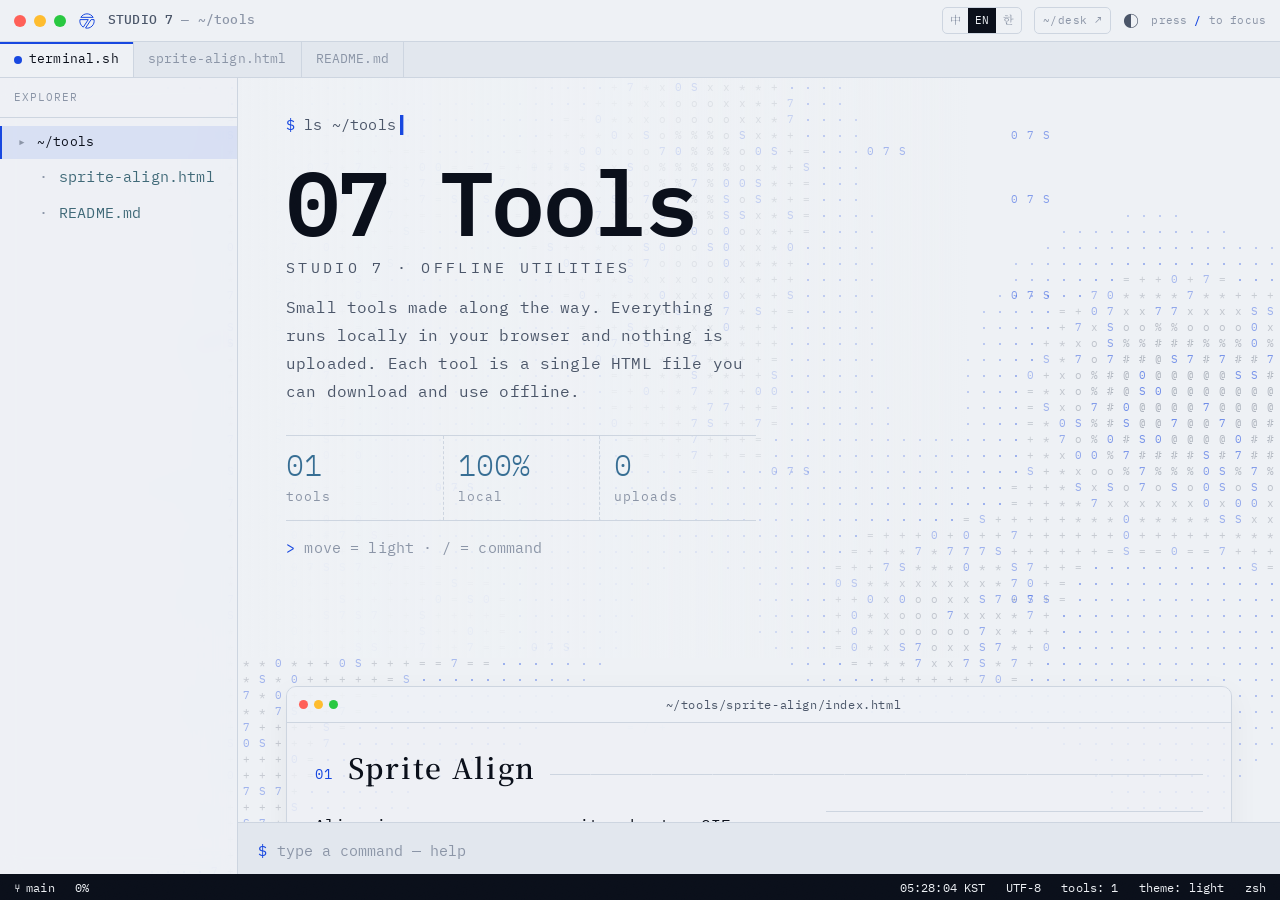
<file: index.html>
<!doctype html>
<html lang="zh-CN" data-theme="light">
<head>
<meta charset="utf-8">
<meta name="viewport" content="width=device-width, initial-scale=1">
<title>07 Tools</title>
<meta name="description" content="STUDIO 7 的离线小工具集合 · Small offline tools by STUDIO 7">
<link rel="icon" type="image/png" sizes="32x32" href="icons/studio7-32.png">
<link rel="icon" type="image/svg+xml" href="icons/studio7.svg">
<link rel="apple-touch-icon" href="icons/studio7-180.png">
<link rel="preconnect" href="https://fonts.googleapis.com">
<link rel="preconnect" href="https://fonts.gstatic.com" crossorigin>
<link href="https://fonts.googleapis.com/css2?family=IBM+Plex+Mono:ital,wght@0,300;0,400;0,500;0,600;1,400&family=Noto+Serif+SC:wght@400;600;900&family=Noto+Serif+KR:wght@400;600&display=swap" rel="stylesheet">
<link rel="stylesheet" href="styles.css?v=2">
<link rel="stylesheet" href="tools.css?v=2">
</head>
<body>
<canvas id="bgField" aria-hidden="true"></canvas>

<div class="app" id="app" data-layout="scroll">
  <div class="titlebar">
    <div class="traffic"><span class="r"></span><span class="y"></span><span class="g"></span></div>
    <svg class="brand-mark" viewBox="0 0 1024 1024" aria-hidden="true"><path d="M161.001,304C234.469,180.024,367.89,104,512,104s277.531,76.024,350.999,200H161.001z M111.92,432H585L301.519,861.517C154.021,772.693,78.16,600.836,111.92,432z M744,432h168.08c26.899,134.521-15.606,273.554-113.127,370.038s-237.001,137.5-371.226,109.164L744,432z"/></svg>
    <div class="title">STUDIO 7 <span class="dim">— ~/tools</span></div>
    <div class="spacer"></div>
    <div class="language-switch" id="languageSwitch" role="group" aria-label="Language">
      <button type="button" data-lang="zh" lang="zh-CN" aria-label="中文" aria-pressed="false">中</button>
      <button type="button" data-lang="en" lang="en" aria-label="English" aria-pressed="false">EN</button>
      <button type="button" data-lang="ko" lang="ko" aria-label="한국어" aria-pressed="false">한</button>
    </div>
    <a class="home-btn" id="homeBtn" href="https://openc2023.github.io/web-media/" title="STUDIO 7">~/desk ↗</a>
    <button class="theme-btn" id="themeBtn" title="toggle theme" aria-label="toggle theme">◐</button>
    <div class="hint">press <b>/</b> to focus</div>
  </div>

  <div class="tabs" id="tabs"></div>

  <div class="workbench">
    <aside class="sidebar" id="sidebar">
      <div class="sidebar-head">Explorer</div>
      <div class="tree" id="tree"></div>
    </aside>

    <div class="stage">
      <div class="stage-scroll" id="stageScroll">
        <section class="hero tools-hero" id="top">
          <div class="hero-text">
            <p class="cmd"><span class="ps1">$</span> ls ~/tools</p>
            <h1 class="name"><span id="nameMain">07 Tools</span><small id="alias"></small></h1>
            <p class="lead" id="lead"></p>
            <dl class="stats" id="stats"></dl>
            <p class="base"><span class="ps1">&gt;</span> <span id="hint"></span></p>
          </div>
        </section>
        <div class="sections" id="sections"></div>
      </div>

      <div class="cmdline">
        <div class="term-out" id="termOut"></div>
        <form class="term-line" id="termForm">
          <span class="ps1">$</span>
          <input id="termIn" type="text" spellcheck="false" autocomplete="off" placeholder="type a command — help">
        </form>
      </div>
    </div>
  </div>

  <div class="statusbar">
    <div class="item branch">main</div>
    <div class="item" id="statusPct">0%</div>
    <div class="spacer"></div>
    <div class="item" id="statusClock">—:—:— KST</div>
    <div class="item">UTF-8</div>
    <div class="item" id="statusCount">tools: 0</div>
    <div class="item" id="statusTheme">theme: light</div>
    <div class="item">zsh</div>
  </div>
</div>

<div class="boot" id="boot" data-phase="access" aria-label="STUDIO 7 启动动画">
  <div class="boot-hud" aria-hidden="true">
    <div class="boot-hud-top"><span class="boot-brand"><b>[/]</b> STUDIO 7<br>TOOLBOX TERMINAL / 007</span><span>TIAN HAN · BUSAN<br>OFFLINE UTILITIES / ONLINE</span></div>
    <div class="boot-hud-bottom"><span>~/tools<br>UTF-8 · SESSION INITIALIZATION</span></div>
  </div>
  <div class="splash">
    <div class="boot-stage">
      <div class="boot-scope" aria-hidden="true">
        <svg class="boot-rings" viewBox="0 0 260 260"><circle class="guide" cx="130" cy="130" r="116"/><circle class="ticks" cx="130" cy="130" r="108"/><circle class="orbit" cx="130" cy="130" r="98"/><circle class="inner" cx="130" cy="130" r="78"/><circle class="node" cx="130" cy="32" r="3"/></svg>
        <div class="sp-logo"><svg viewBox="0 0 1024 1024" aria-hidden="true"><path pathLength="1" d="M161.001,304C234.469,180.024,367.89,104,512,104s277.531,76.024,350.999,200H161.001z M111.92,432H585L301.519,861.517C154.021,772.693,78.16,600.836,111.92,432z M744,432h168.08c26.899,134.521-15.606,273.554-113.127,370.038s-237.001,137.5-371.226,109.164L744,432z"/></svg></div><span class="boot-coordinate">[ 07 / TOOLBOX ]</span>
      </div>
      <div><div class="boot-kicker">// SYSTEM INITIALIZATION</div><div class="sp-status" id="spStatus">REQUESTING ACCESS</div><h2 class="sp-welcome"><span id="spTitle" style="font:inherit;letter-spacing:inherit;color:var(--ink);margin:0">07 TOOLS</span><span>LOCAL · OFFLINE · SINGLE FILE</span></h2><p class="sp-sub">STUDIO 7 / UTILITIES FOR MAKING</p></div>
    </div>
    <div class="boot-code"><div class="boot-log" id="spLog" aria-hidden="true"></div><div class="boot-count"><span id="spCount">000</span><small>%</small></div></div>
    <div class="sp-progress" aria-hidden="true"><i id="spBar"></i></div>
    <div class="boot-rail" aria-hidden="true"><span>ACCESS</span><span>IDENTITY</span><span>TOOLS</span><span>SESSION</span></div>
  </div>
  <button class="boot-skip" id="spSkip" type="button" aria-label="跳过开场动画">SKIP [ESC]</button>
</div>

<script src="data.js?v=2"></script>
<script src="app.js?v=2"></script>
</body>
</html>
</file>
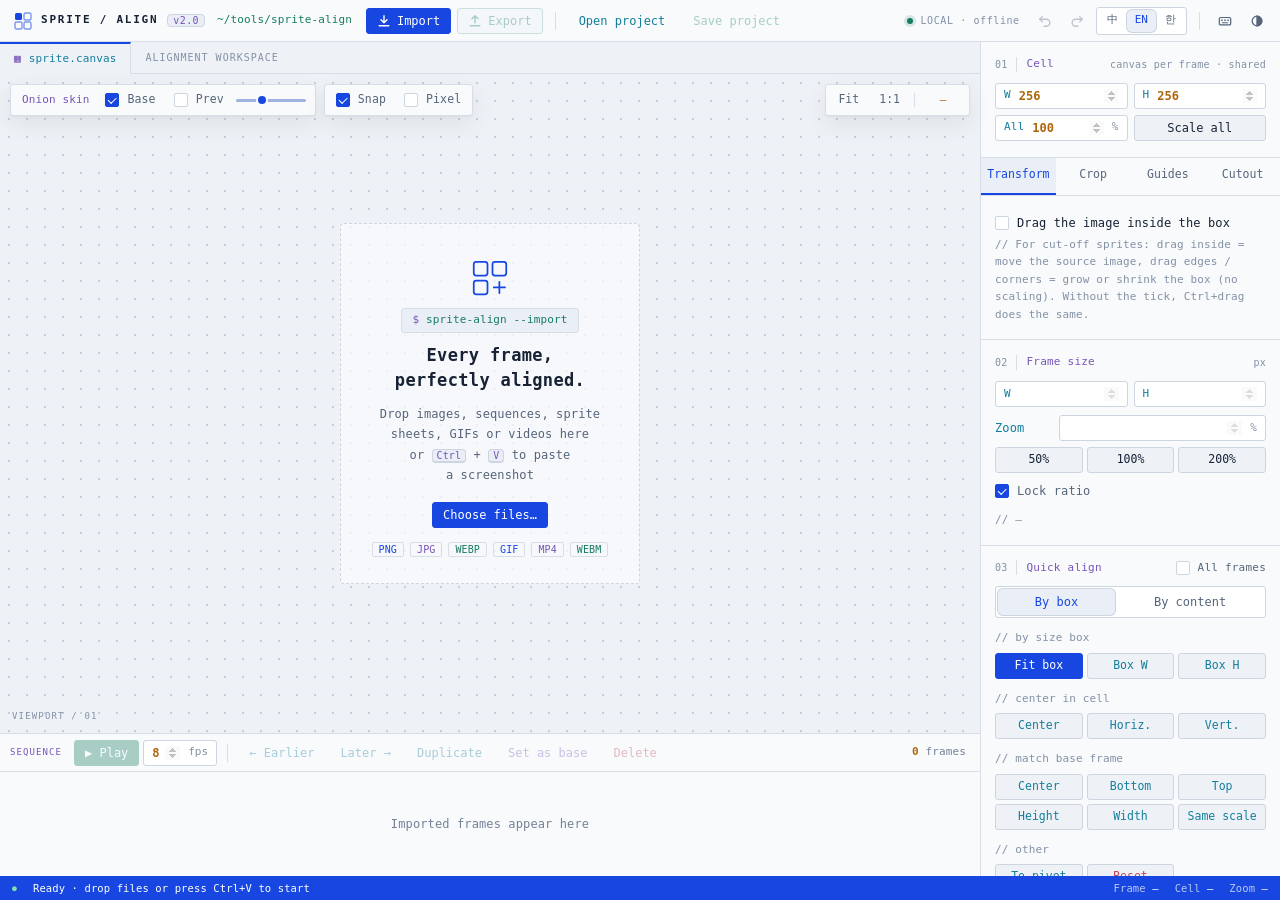
<file: sprite-align/index.html>
<!doctype html>
<html lang="zh-CN">
<head>
<meta charset="utf-8">
<meta name="viewport" content="width=device-width,initial-scale=1,viewport-fit=cover">
<meta name="theme-color" content="#0c0c0d">
<title>Sprite Align</title>
<style>
/* Theme: neutral graphite (dark) / warm paper (light); one accent, used only for selection and focus. */
/* Code-editor workbench: syntax colours (purple headings, orange numbers, cyan labels, green actions).
   Light = cool paper IDE; dark = neutral graphite (no blue tint) with the same syntax colours. */
:root{
  color-scheme:light;
  --bg:#eef1f5;--panel:#f8fafc;--panel2:#eef2f7;--hover:#e2eafb;--line:#d8dee8;--line2:#cdd5e0;
  --text:#172235;--dim:#56657b;--faint:#748297;--accent:#1747e0;--on-accent:#fff;
  --input:#fff;--primary:#1747e0;--on-primary:#fff;--danger:#c34656;
  --purple:#7854b7;--green:#167b61;--orange:#ad660b;--cyan:#147e9c;--comment:#8391a5;
  --status:#1747e0;--status-text:#fff;--code-bg:#e9eef7;
  --dot:#c5cedc;--shadow:0 1px 2px #0f1d3a0d,0 8px 24px #0f1d3a12;
  --ui:"Cascadia Code","Cascadia Mono","JetBrains Mono",Consolas,"Microsoft YaHei UI","Microsoft YaHei",monospace;
  --mono:var(--ui);
}
@media(prefers-color-scheme:dark){:root:not([data-theme="light"]){
  color-scheme:dark;
  --bg:#0c0c0d;--panel:#141415;--panel2:#1a1a1c;--hover:#232326;--line:#26262a;--line2:#323237;
  --text:#e4e4e7;--dim:#a1a1aa;--faint:#71717a;--accent:#5fa8ff;--on-accent:#0c0c0d;
  --input:#0f0f10;--primary:#5fa8ff;--on-primary:#0c0c0d;--danger:#f2838f;
  --purple:#c4a1f0;--green:#7fd1a8;--orange:#e5b26f;--cyan:#7cc8db;--comment:#6b6b74;
  --status:#1a1a1c;--status-text:#a1a1aa;--code-bg:#1a1a1c;
  --dot:#222225;--shadow:0 1px 2px #0006,0 12px 32px #0008;
}}
:root[data-theme="dark"]{
  color-scheme:dark;
  --bg:#0c0c0d;--panel:#141415;--panel2:#1a1a1c;--hover:#232326;--line:#26262a;--line2:#323237;
  --text:#e4e4e7;--dim:#a1a1aa;--faint:#71717a;--accent:#5fa8ff;--on-accent:#0c0c0d;
  --input:#0f0f10;--primary:#5fa8ff;--on-primary:#0c0c0d;--danger:#f2838f;
  --purple:#c4a1f0;--green:#7fd1a8;--orange:#e5b26f;--cyan:#7cc8db;--comment:#6b6b74;
  --status:#1a1a1c;--status-text:#a1a1aa;--code-bg:#1a1a1c;
  --dot:#222225;--shadow:0 1px 2px #0006,0 12px 32px #0008;
}
*{box-sizing:border-box}
html,body{margin:0;height:100%}
body{background:var(--panel);color:var(--text);font:12px/1.5 var(--ui);overflow:hidden;-webkit-font-smoothing:antialiased;
  display:grid;grid-template-rows:42px minmax(0,1fr) 24px;min-width:900px}
@media(max-width:900px){body{overflow-x:auto}}
::selection{background:var(--accent);color:var(--on-accent)}
button,input,select{font:inherit;color:inherit}
:focus-visible{outline:1.5px solid var(--accent);outline-offset:1px}
.mono,input[type=number],#status,#statusbar,.fr span,kbd{font-family:var(--mono);font-variant-numeric:tabular-nums}
[hidden]{display:none!important}
.grow{flex:1}

/* controls */
.btn{display:inline-flex;align-items:center;justify-content:center;gap:6px;height:26px;padding:0 10px;border-radius:5px;
  border:1px solid var(--line2);background:var(--panel2);cursor:pointer;white-space:nowrap;font-size:12px;transition:background .12s,border-color .12s,color .12s}
.btn:hover{background:var(--hover);border-color:var(--faint)}
.btn:active{transform:translateY(.5px)}
.btn:disabled{opacity:.35;cursor:default;transform:none;background:var(--panel2);border-color:var(--line2)}
.btn.primary{background:var(--primary);color:var(--on-primary);border-color:var(--primary)}
.btn.primary:hover{opacity:.88}
.btn.ghost{background:transparent;border-color:transparent;color:var(--dim)}
.btn.ghost:hover{background:var(--hover);color:var(--text)}
.btn.danger:hover{color:var(--danger);border-color:var(--danger)}
.btn.icon{width:26px;padding:0}
.btn svg{width:14px;height:14px;flex-shrink:0}
.num{display:flex;align-items:center;height:26px;background:var(--input);border:1px solid var(--line2);border-radius:5px;min-width:0;transition:border-color .12s}
.num:hover{border-color:var(--faint)}
.num:focus-within{border-color:var(--accent)}
.num i{font-style:normal;color:var(--faint);padding:0 0 0 8px;font-size:11px;white-space:nowrap}
.num b{font-weight:400;color:var(--faint);padding-right:8px;font-size:11px}
.num input{flex:1;min-width:0;width:100%;border:0;background:transparent;padding:0 8px;height:100%;font-size:12px;outline:0}
.num input::placeholder{color:var(--faint)}
input[type=number]::-webkit-inner-spin-button{opacity:.35}
input[type=range]{-webkit-appearance:none;appearance:none;background:transparent;height:20px;min-width:50px;flex:1;cursor:ew-resize}
input[type=range]::-webkit-slider-runnable-track{height:3px;background:var(--line2);border-radius:2px}
input[type=range]::-webkit-slider-thumb{-webkit-appearance:none;width:12px;height:12px;margin-top:-4.5px;border-radius:50%;background:var(--text);border:2px solid var(--panel)}
input[type=range]::-moz-range-track{height:3px;background:var(--line2);border-radius:2px}
input[type=range]::-moz-range-thumb{width:10px;height:10px;border-radius:50%;background:var(--text);border:2px solid var(--panel)}
input[type=checkbox]{-webkit-appearance:none;appearance:none;margin:0;width:14px;height:14px;flex-shrink:0;border:1px solid var(--line2);border-radius:4px;background:var(--input);display:inline-grid;place-content:center;cursor:pointer}
input[type=checkbox]:hover{border-color:var(--faint)}
input[type=checkbox]:checked{background:var(--text);border-color:var(--text)}
input[type=checkbox]:checked::after{content:"";width:7px;height:3.5px;border-left:1.5px solid var(--panel);border-bottom:1.5px solid var(--panel);transform:translateY(-1px) rotate(-45deg)}
input[type=color]{width:26px;height:22px;border:1px solid var(--line2);border-radius:4px;padding:2px;background:var(--input);cursor:pointer}
.chk{display:flex;align-items:center;gap:8px;min-height:26px;cursor:pointer;color:var(--text)}
.chk.small{color:var(--dim);min-height:24px}
.chk.small:hover{color:var(--text)}
kbd{border:1px solid var(--line2);border-bottom-width:2px;border-radius:4px;padding:0 4px;font-size:10px;color:var(--dim)}
.hint{color:var(--faint);font-size:11px;line-height:1.6}

/* top bar */
#top{display:flex;align-items:center;gap:6px;padding:0 10px 0 14px;background:var(--panel);border-bottom:1px solid var(--line)}
.brand{display:flex;align-items:center;gap:9px;font-weight:600;font-size:13px;margin-right:14px;white-space:nowrap}
.brand svg{width:18px;height:18px;color:var(--accent)}
.brand small{font:500 10px var(--mono);color:var(--faint);border:1px solid var(--line2);border-radius:4px;padding:0 5px}
.vsep{width:1px;height:18px;background:var(--line);margin:0 6px}

/* workspace */
#app{display:grid;grid-template-columns:minmax(0,1fr) 300px;min-height:0}
main{display:flex;flex-direction:column;min-width:0;min-height:0;background:var(--bg)}
#stage{flex:1;position:relative;min-height:160px;background-color:var(--bg);background-image:radial-gradient(var(--dot) 1px,transparent 1px);background-size:18px 18px}
#view{position:absolute;inset:0;width:100%;height:100%;display:block}
#toolbar{position:absolute;top:10px;left:10px;right:10px;display:flex;gap:8px;pointer-events:none;z-index:2}
.pill{pointer-events:auto;display:flex;align-items:center;gap:2px;padding:3px;background:var(--panel);border:1px solid var(--line);border-radius:7px;box-shadow:var(--shadow)}
.pill .chk{padding:0 8px;min-height:24px;border-radius:4px;font-size:11.5px;color:var(--dim)}
.pill .chk:hover{background:var(--hover);color:var(--text)}
.pill .lbl{font-size:11px;color:var(--faint);padding:0 6px 0 8px}
.pill .btn{height:24px;border-color:transparent;background:transparent;color:var(--dim);font-size:11.5px;padding:0 8px}
.pill .btn:hover{background:var(--hover);color:var(--text)}
.pill input[type=range]{width:70px;flex:none;margin:0 6px 0 2px}
.pill .sep{width:1px;height:14px;background:var(--line);margin:0 3px}
#zoomPct{min-width:46px;text-align:center;font-size:11px;color:var(--dim)}
#empty{position:absolute;inset:0;display:flex;flex-direction:column;align-items:center;justify-content:center;gap:6px;text-align:center;pointer-events:none}
#empty .drop{width:300px;padding:34px 24px 26px;border:1px dashed var(--line2);border-radius:12px;background:color-mix(in srgb,var(--panel) 60%,transparent);display:flex;flex-direction:column;align-items:center;gap:10px}
#empty svg{width:34px;height:34px;color:var(--faint)}
#empty .t{font-size:14px;font-weight:600}
#empty .d{color:var(--dim);line-height:1.7}
#empty .btn{pointer-events:auto;margin-top:6px}
#empty .fmt{display:flex;gap:6px;margin-top:4px}
#empty .fmt span{font:10px var(--mono);color:var(--faint);border:1px solid var(--line);border-radius:4px;padding:1px 6px}
body.dragging #stage::after{content:var(--t-drop,"松开即可导入");position:absolute;inset:10px;border:1.5px dashed var(--accent);border-radius:12px;background:color-mix(in srgb,var(--accent) 7%,transparent);display:flex;align-items:center;justify-content:center;font-size:15px;font-weight:600;color:var(--accent);z-index:5;pointer-events:none}

/* timeline */
#timeline{flex-shrink:0;background:var(--panel);border-top:1px solid var(--line)}
.tl-head{display:flex;align-items:center;gap:4px;height:38px;padding:0 10px;border-bottom:1px solid var(--line)}
.tl-head .num{width:74px}
.tl-head .count{color:var(--faint);font-size:11px;padding-right:4px}
#play{min-width:64px}
#play.on{background:var(--accent);border-color:var(--accent);color:var(--on-accent)}
#frames{display:flex;gap:6px;overflow-x:auto;padding:10px;height:104px;align-items:flex-start}
#frames:empty::before{content:var(--t-empty,"导入后，帧会排在这里");margin:auto;color:var(--faint)}
.fr{position:relative;flex:0 0 72px;height:82px;border-radius:6px;cursor:pointer;padding:4px 4px 0;border:1px solid transparent}
.fr:hover{background:var(--hover)}
.fr canvas{display:block;margin:0 auto;max-width:62px;max-height:62px;border-radius:3px;box-shadow:0 0 0 1px var(--line)}
.fr span{display:block;text-align:center;font-size:10px;color:var(--faint);margin-top:3px}
.fr.sel{border-color:var(--accent);background:color-mix(in srgb,var(--accent) 8%,transparent)}
.fr.sel span{color:var(--accent)}
.fr.play{border-color:var(--text)}
.fr.base::after{content:var(--t-base,"基准");position:absolute;top:6px;right:6px;font-size:9px;line-height:14px;padding:0 4px;border-radius:3px;background:var(--primary);color:var(--on-primary)}

/* inspector */
#inspector{background:var(--panel);border-left:1px solid var(--line);overflow-y:auto;min-height:0;scrollbar-width:thin;scrollbar-color:var(--line2) transparent}
.group{padding:14px 14px 16px;border-bottom:1px solid var(--line)}
.ghead{display:flex;align-items:center;justify-content:space-between;font-size:11px;font-weight:600;color:var(--dim);margin-bottom:10px;letter-spacing:.02em}
.ghead span{font-weight:400;color:var(--faint)}
.field{display:grid;grid-template-columns:56px minmax(0,1fr);align-items:center;gap:8px;min-height:30px}
.field>label{color:var(--dim)}
.pair{display:grid;grid-template-columns:1fr 1fr;gap:6px}
.grid2{display:grid;grid-template-columns:1fr 1fr;gap:4px}
.grid3{display:grid;grid-template-columns:repeat(3,1fr);gap:4px}
.grid2 .btn,.grid3 .btn{padding:0 4px;font-size:11.5px}
.sub{font-size:11px;color:var(--faint);margin:12px 0 6px}
.sub:first-child{margin-top:0}
.tabs{position:sticky;top:0;z-index:2;display:flex;gap:2px;padding:6px 8px;background:var(--panel);border-bottom:1px solid var(--line)}
.tabs button{flex:1;height:28px;border:0;border-radius:5px;background:transparent;color:var(--dim);cursor:pointer;font-size:12px}
.tabs button:hover{color:var(--text);background:var(--hover)}
.tabs button.on{background:var(--panel2);color:var(--text);box-shadow:inset 0 0 0 1px var(--line2)}
.tabs button.on::before{content:"";display:inline-block;width:5px;height:5px;border-radius:50%;background:var(--accent);margin-right:6px;vertical-align:1px}
#fsize{margin-top:8px}
#guides{display:flex;flex-direction:column;gap:4px;margin-top:10px}
#guides .g{display:flex;align-items:center;gap:6px;padding:4px 4px 4px 8px;border:1px solid var(--line);border-radius:6px;cursor:pointer}
#guides .g:hover{border-color:var(--line2)}
#guides .g.sel{border-color:var(--accent)}
#guides .g b{font-weight:500;font-size:11px;min-width:36px}
#guides .g .num{flex:1;height:24px}
#guides .g .btn{width:24px;height:24px}

/* status bar */
#statusbar{display:flex;align-items:center;gap:16px;padding:0 12px;background:var(--panel);border-top:1px solid var(--line);color:var(--faint);font-size:11px;white-space:nowrap;overflow:hidden}
#status{overflow:hidden;text-overflow:ellipsis;color:var(--dim)}
#statusbar .k{color:var(--faint)}
#statusbar .v{color:var(--dim)}

/* dialogs */
dialog{padding:0;border:1px solid var(--line2);border-radius:12px;background:var(--panel);color:var(--text);box-shadow:0 30px 80px #0007;width:600px;max-width:calc(100vw - 32px)}
dialog::backdrop{background:#0009}
.dlg-head{display:flex;align-items:center;gap:10px;padding:14px 16px;border-bottom:1px solid var(--line)}
.dlg-head h3{margin:0;font-size:13px;font-weight:600}
.dlg-head .hint{flex:1;white-space:nowrap;overflow:hidden;text-overflow:ellipsis}
.dlg-body{display:grid;grid-template-columns:260px minmax(0,1fr);gap:16px;padding:16px}
.dlg-foot{display:flex;align-items:center;gap:8px;padding:12px 16px;border-top:1px solid var(--line);background:var(--panel2);border-radius:0 0 12px 12px}
.preview{position:relative;height:220px;border-radius:8px;border:1px solid var(--line);background:var(--bg);display:flex;align-items:center;justify-content:center;overflow:hidden}
.preview canvas{max-width:100%;max-height:100%;display:block}
.seg{display:flex;padding:2px;gap:2px;background:var(--input);border:1px solid var(--line2);border-radius:7px;margin-bottom:14px}
.seg button{flex:1;height:26px;border:0;border-radius:5px;background:transparent;color:var(--dim);cursor:pointer;font-size:12px;white-space:nowrap}
.seg button:hover:not(:disabled){color:var(--text)}
.seg button.on{background:var(--panel2);color:var(--text);box-shadow:0 0 0 1px var(--line2)}
.seg button:disabled{opacity:.3;cursor:default}
.opts .field{grid-template-columns:64px minmax(0,1fr)}
.summary{margin-top:12px;padding:8px 10px;border-radius:6px;background:var(--panel2);color:var(--dim);font-size:11.5px;line-height:1.6}
.summary b{color:var(--text);font-weight:600;font-family:var(--mono)}
.files{margin-top:8px;max-height:64px;overflow:auto;font:11px/1.6 var(--mono);color:var(--faint)}

#toast{position:fixed;left:50%;bottom:40px;transform:translate(-50%,6px);background:var(--primary);color:var(--on-primary);padding:8px 14px;border-radius:7px;opacity:0;transition:opacity .18s,transform .18s;pointer-events:none;z-index:20;font-size:12px;box-shadow:var(--shadow)}
#toast.show{opacity:1;transform:translate(-50%,0)}
::-webkit-scrollbar{width:8px;height:8px}
::-webkit-scrollbar-thumb{background:var(--line2);border-radius:4px;border:2px solid var(--panel)}
::-webkit-scrollbar-track{background:transparent}
@media(prefers-reduced-motion:reduce){*{transition:none!important}}

/* ---- code layer: syntax colours on top of the layout ---- */
body{font-size:12px;letter-spacing:.01em}
.btn,.num,.seg,.tabs button,.pill,dialog,.fr,#guides .g,input[type=color]{border-radius:3px}
.btn.primary:hover{opacity:1;filter:brightness(1.1)}
.brand{font-size:11px;letter-spacing:.16em;margin-right:6px}
.brand svg{color:var(--accent)}
.brand small{color:var(--purple);background:var(--code-bg);border-color:var(--line2);letter-spacing:.04em}
.path{color:var(--green);font-size:11px;margin-right:8px;white-space:nowrap}
.local{display:flex;align-items:center;gap:7px;font-size:10px;color:var(--comment);letter-spacing:.06em;white-space:nowrap;margin-right:6px}
.local::before{content:"";width:6px;height:6px;border-radius:50%;background:var(--green);box-shadow:0 0 0 3px color-mix(in srgb,var(--green) 15%,transparent)}
#btnExport{color:var(--green);border-color:color-mix(in srgb,var(--green) 45%,var(--line2))}
#btnExport:hover{background:color-mix(in srgb,var(--green) 10%,transparent)}
#btnOpen{color:var(--cyan)}#btnSave{color:var(--green)}
.workspace-tabs{height:32px;flex-shrink:0;display:flex;align-items:stretch;background:var(--panel2);border-bottom:1px solid var(--line);font-size:11px}
.workspace-file{display:flex;align-items:center;gap:8px;padding:0 14px;background:var(--bg);border-right:1px solid var(--line);border-top:2px solid var(--accent);color:var(--cyan);margin-bottom:-1px}
.workspace-file b{color:var(--purple);font-weight:400}
.workspace-file .mod{color:var(--orange)}
.workspace-caption{align-self:center;padding:0 14px;color:var(--comment);font-size:10px;letter-spacing:.1em}
#stage::before{content:"VIEWPORT / 01";position:absolute;left:12px;bottom:10px;font-size:9px;letter-spacing:.13em;color:var(--comment);pointer-events:none;z-index:1}
.pill .lbl{color:var(--purple)}
#zoomPct{color:var(--orange)}
#empty .drop{border-radius:4px;background:color-mix(in srgb,var(--panel) 75%,transparent)}
#empty svg{color:var(--accent);width:40px;height:40px}
#empty .cmd{font-size:11px;color:var(--green);background:var(--code-bg);border:1px solid var(--line);padding:3px 10px;border-radius:3px}
#empty .cmd span{color:var(--purple)}
#empty .t{font-size:17px;letter-spacing:.02em}
#empty .fmt span{border-radius:2px}
#empty .fmt span:nth-child(3n+1){color:var(--accent)}#empty .fmt span:nth-child(3n+2){color:var(--purple)}#empty .fmt span:nth-child(3n){color:var(--green)}
.tl-label{font-size:9px;letter-spacing:.12em;color:var(--purple);margin-right:8px;white-space:nowrap}
#play{color:var(--on-primary);background:var(--green);border-color:var(--green)}
#play.on{background:var(--orange);border-color:var(--orange);color:var(--on-accent)}
.tl-head .num input{color:var(--orange)}
#fUp,#fDown,#fDup{color:var(--cyan)}#fBase{color:var(--purple)}#fDel{color:var(--danger)}
#frameCount{color:var(--orange);font-weight:600}
.fr span{color:var(--orange)}
.fr.sel span{color:var(--accent)}
.fr.base::after{background:var(--purple);color:var(--on-accent)}
.fr.play{border-color:var(--orange)}
input[type=number]{color:var(--orange);font-weight:600;caret-color:var(--accent)}
.num i{color:var(--cyan)}
.num b{color:var(--comment)}
.field>label{color:var(--cyan)}
#inspector{counter-reset:sec}
.ghead{color:var(--purple);font-weight:500;letter-spacing:.02em;justify-content:flex-start;gap:9px}
.ghead::before{counter-increment:sec;content:counter(sec,decimal-leading-zero);color:var(--comment);font-weight:400;font-size:10px;padding-right:9px;border-right:1px solid var(--line)}
.ghead>span,.ghead>label{margin-left:auto}
.ghead>span{color:var(--comment);font-size:10px}
.sub{color:var(--comment)}
.sub::before{content:"// "}
.hint{color:var(--comment)}
#inspector .hint::before,.dlg-foot .hint::before{content:"// "}
button[data-align]{color:var(--cyan)}
button[data-align].primary{color:var(--on-primary)}
button[data-align="reset"]{color:var(--danger)}
button[data-guide]{color:var(--purple)}
#cTrim,#cAll{color:var(--orange)}#cHome{color:var(--cyan)}
#btnRef{color:var(--cyan)}#btnRefClear{color:var(--danger)}
.tabs{padding:0;gap:0;height:38px}
.tabs button{height:100%;border-radius:0;border-bottom:2px solid transparent;font-size:11.5px}
.tabs button.on{background:var(--code-bg);box-shadow:none;color:var(--accent);border-bottom-color:var(--accent)}
.tabs button.on::before{display:none}
.tabs button[data-tab="crop"].on{color:var(--orange);border-bottom-color:var(--orange)}
.tabs button[data-tab="guides"].on{color:var(--purple);border-bottom-color:var(--purple)}
.tabs button[data-tab="cut"].on{color:var(--green);border-bottom-color:var(--green)}
#cutGo{width:100%}#cutClear{color:var(--danger)}
#brushTool [data-brush="erase"].on{color:var(--danger)}#brushTool [data-brush="restore"].on{color:var(--green)}
[data-sam-apply="sub"]{color:var(--danger)}#samNext{color:var(--cyan)}
#cutBar{height:4px;margin-top:8px;border-radius:2px;background:var(--line);overflow:hidden}
#cutBar i{display:block;height:100%;width:0;background:var(--green);transition:width .2s}
@media(max-width:767px){.tabs button[data-tab="cut"]{display:none}}
input[type=checkbox]{border-radius:2px}
input[type=checkbox]:checked{background:var(--accent);border-color:var(--accent)}
input[type=checkbox]:checked::after{border-color:var(--on-accent)}
input[type=range]::-webkit-slider-runnable-track{background:color-mix(in srgb,var(--accent) 25%,var(--line2))}
input[type=range]::-webkit-slider-thumb{background:var(--accent);border-color:var(--panel)}
#statusbar{background:var(--status);color:var(--status-text);border-top-color:var(--status);font-size:10.5px}
#statusbar #status{color:var(--status-text)}
#statusbar .k{color:var(--status-text);opacity:.7}
#statusbar .v{color:var(--status-text)}
#statusbar::before{content:"●";font-size:8px;color:#7fe0b0}
:root[data-theme="dark"] #statusbar .v{color:var(--orange)}
@media(prefers-color-scheme:dark){:root:not([data-theme="light"]) #statusbar .v{color:var(--orange)}}
.dlg-head h3{color:var(--purple);font-weight:500}
.dlg-head h3::before{content:"$ ";color:var(--green)}
.summary{background:var(--code-bg);border:1px solid var(--line)}
.summary b{color:var(--orange)}
.seg button.on{color:var(--accent);background:var(--code-bg)}
.files{color:var(--cyan)}
kbd{color:var(--purple);background:var(--code-bg)}
#toast{background:var(--panel);color:var(--text);border:1px solid var(--accent);border-radius:3px}
.seg button{padding:0 8px;min-width:0;flex:1 1 auto}
#importDlg,#exportDlg{width:640px}
#exportDlg .dlg-body{max-height:calc(100dvh - 160px);overflow-y:auto}
#exportDlg .opts>.chk{min-height:28px;white-space:normal;text-wrap:pretty}
#exportDlg .summary{font-size:11px}
#exportDlg .summary p{margin:0 0 6px}#exportDlg .summary p:last-child{margin:0}
#exportDlg .summary .eng{color:var(--purple);font-weight:600}
#exportDlg .sub{margin:6px 0 0}
#exMatteRow input[type=color]{margin-left:2px;flex:none}
[data-opt="sheet"]{display:flex;flex-direction:column;gap:8px}
[data-opt="sheet"][hidden]{display:none}
#impPrev.grab{cursor:move;touch-action:none}
#sheetHow{margin-bottom:2px}
.pivot{display:flex;align-items:center;gap:10px}
.pivot .pair{flex:1}
.pgrid{display:grid;grid-template-columns:repeat(3,16px);gap:3px;padding:4px;border:1px solid var(--line2);border-radius:4px;background:var(--input);flex-shrink:0}
.pgrid button{width:16px;height:16px;padding:0;border:1px solid var(--line2);border-radius:50%;background:transparent;cursor:pointer}
.pgrid button:hover{border-color:var(--accent)}
.pgrid button.on{background:var(--accent);border-color:var(--accent)}
@media(pointer:coarse){.pgrid{grid-template-columns:repeat(3,26px)}.pgrid button{width:26px;height:26px}}
.dlg-body{grid-template-columns:240px minmax(0,1fr)}
#guides .g{gap:4px}
#guides .g b{min-width:0;white-space:nowrap}
#guides .g .num i{padding-left:6px}
#guides .g .num input{padding:0 4px}
#lang{margin:0;padding:2px;gap:1px}
#lang button{flex:none;height:22px;padding:0 8px;font-size:11px}
@media(max-width:1150px){.path,.local{display:none}}
#toolbar{flex-wrap:wrap}
/* Typesetting: words never split across lines, short controls stay on one line, paragraphs avoid one-word last lines. */
.btn,.chk,.tabs button,.seg button,.ghead,.sub,.field>label,.num i,.num b,.pill .lbl,#guides .g b{white-space:nowrap}
.btn,.tabs button,.seg button{overflow:hidden;text-overflow:ellipsis}
.field{grid-template-columns:minmax(56px,max-content) minmax(0,1fr)}
.hint,.summary,#empty .d,#fsize{text-wrap:pretty;overflow-wrap:anywhere}
#empty .t{text-wrap:balance}
/* Korean: a real Hangul face (Malgun Gothic on Windows) next to the mono Latin, word-level line breaks, a touch more leading. */
:root:lang(ko){--ui:"Cascadia Code","Cascadia Mono","JetBrains Mono",Consolas,"Malgun Gothic","맑은 고딕","Apple SD Gothic Neo","Noto Sans KR",sans-serif}
:lang(ko) body{word-break:keep-all;line-height:1.6;letter-spacing:0}
:lang(ko) .hint,:lang(ko) .summary{line-height:1.75}
:lang(ko) .ghead,:lang(ko) .tabs button,:lang(ko) .seg button,:lang(ko) .btn{letter-spacing:-.01em}
:lang(ko) #empty .t{letter-spacing:-.02em}
/* ---- top bar order: desktop shows the ⋯ group inline ---- */
#more{display:contents}
#btnMore,.m-label,#sheetHandle,#nudge{display:none}
#top .brand,#top .path,#btnImport,#btnExport{order:0}
.m-open,#btnOpen,#btnSave{order:1}
#top>.grow,#top .local,#undo,#redo,#btnMore{order:2}
#lang,.m-tail,#btnKeys,#btnTheme{order:3}
#view{touch-action:none}
body{-webkit-tap-highlight-color:transparent}
button,label,input,select{touch-action:manipulation}

/* ---- touch screens (phone, tablet): bigger targets, no hover-only help, nudge pad ---- */
@media(pointer:coarse){
  .btn{height:36px}.btn.icon{width:36px}
  .num{height:38px}
  .num input,input[type=number]{font-size:16px}
  input[type=checkbox]{width:18px;height:18px}
  .chk{min-height:36px}
  .tabs{height:44px}
  .seg button{height:34px}
  .pill .btn{height:32px}
  #btnKeys,.m-tail{display:none}
  #nudge{display:flex;position:absolute;right:10px;bottom:10px;z-index:3}
  #nudge .btn{width:40px;height:40px;font-size:16px}
  #empty .d{display:none}
  .grid2 .btn,.grid3 .btn{height:38px}
}

/* ---- phone, portrait ---- */
@media(max-width:767px){
  html,body{height:100dvh}
  body{min-width:0;grid-template-rows:calc(50px + env(safe-area-inset-top)) minmax(0,1fr);-webkit-user-select:none;user-select:none}
  input{-webkit-user-select:text;user-select:text}
  #statusbar,.workspace-tabs,#stage::before,.path,.local{display:none}
  #top{position:relative;z-index:20;gap:4px;padding:env(safe-area-inset-top) max(8px,env(safe-area-inset-right)) 0 max(10px,env(safe-area-inset-left))}
  .brand{font-size:0;margin-right:2px;gap:0}.brand small{display:none}.brand svg{width:22px;height:22px}
  #btnImport,#btnExport{padding:0 12px}
  #btnMore{display:inline-flex}
  #more{display:none;position:absolute;top:calc(100% + 6px);right:8px;flex-direction:column;align-items:stretch;gap:4px;min-width:220px;padding:8px;
    background:var(--panel);border:1px solid var(--line2);border-radius:10px;box-shadow:var(--shadow)}
  #top.menu-open #more{display:flex}
  #top.menu-open #btnMore{background:var(--hover);color:var(--text)}
  #more .vsep{display:none}
  #more .btn{justify-content:flex-start;width:100%;height:40px;padding:0 12px}
  #more .m-label{display:inline}
  #lang{margin:4px 0}#lang button{flex:1;height:34px}
  #app{grid-template-columns:minmax(0,1fr)}
  main{padding-bottom:var(--sheet-h,64px);transition:padding .22s ease}
  #toolbar{top:8px;left:8px;right:8px;gap:6px}
  .pill .lbl,#onAlpha,.pill .sep,#zoomPct,#z100{display:none}
  #toolbar{flex-wrap:nowrap;gap:4px}#toolbar>.grow{display:none}
  .pill{padding:2px}
  .pill .chk{padding:0 5px;font-size:11.5px;gap:5px;min-height:30px}
  .pill input[type=checkbox]{width:16px;height:16px}
  .pill .btn{height:30px;padding:0 8px}
  #nudge{right:8px;bottom:8px;left:8px;justify-content:space-between}
  #nudge .btn{width:auto;flex:1;height:36px}
  #empty .drop{width:auto;margin:0 20px}
  .tl-head{overflow-x:auto;scrollbar-width:none;gap:2px;height:46px}
  .tl-head::-webkit-scrollbar{display:none}
  .tl-head>*{flex-shrink:0}
  .tl-label{display:none}
  #frames{height:98px;padding:8px}
  /* inspector becomes a bottom sheet: handle + tabs always visible, drag up for more */
  #inspector{position:fixed;left:0;right:0;bottom:0;z-index:15;height:var(--sheet-h,64px);display:flex;flex-direction:column;
    border-left:0;border-top:1px solid var(--line2);border-radius:14px 14px 0 0;box-shadow:0 -10px 30px #0000002e;
    transition:height .22s ease;padding-bottom:env(safe-area-inset-bottom);overscroll-behavior:contain}
  body.sheet-drag #inspector,body.sheet-drag main{transition:none}
  #inspector>*{flex-shrink:0}
  #sheetHandle{display:flex;order:-2;position:sticky;top:0;z-index:3;height:20px;align-items:center;justify-content:center;background:var(--panel);touch-action:none;cursor:grab}
  #sheetHandle span{width:40px;height:4px;border-radius:2px;background:var(--line2)}
  .tabs{order:-1;top:20px}
  .group{padding:12px 16px 14px}
  /* dialogs slide up from the bottom, full width */
  dialog[open]{display:flex;flex-direction:column}
  dialog{width:100%;max-width:100%;margin:auto 0 0;border-radius:14px 14px 0 0;max-height:92dvh;border-bottom:0}
  #importDlg,#exportDlg{width:100%}
  .dlg-body{grid-template-columns:minmax(0,1fr);overflow-y:auto;padding:12px 16px;gap:12px}
  .preview{height:170px}
  .dlg-foot{flex-wrap:wrap;border-radius:0;padding:10px 16px calc(10px + env(safe-area-inset-bottom))}
  .dlg-foot .hint{display:none}
  .dlg-foot .btn{height:42px;flex:1 1 auto}
  .dlg-foot .grow{display:none}
  #toast{bottom:auto;top:calc(58px + env(safe-area-inset-top));max-width:calc(100vw - 32px);text-align:center}
}
:root:lang(en){--ui:"Cascadia Code","Cascadia Mono","JetBrains Mono",Consolas,monospace}
:lang(en) body{word-break:normal;hyphens:auto}
@media(max-width:1000px){#top .btn.ghost:not(.icon),.tl-head .btn.ghost{padding:0 6px}.tl-label{display:none}.pill .chk{padding:0 6px}}
</style>
</head>
<body>
<header id="top">
  <div class="brand">
    <svg viewBox="0 0 18 18" fill="none" aria-hidden="true"><rect x="1" y="1" width="7" height="7" rx="1.5" fill="currentColor"/><rect x="10" y="1" width="7" height="7" rx="1.5" stroke="currentColor" stroke-width="1.4" opacity=".55"/><rect x="1" y="10" width="7" height="7" rx="1.5" stroke="currentColor" stroke-width="1.4" opacity=".55"/><rect x="10" y="10" width="7" height="7" rx="1.5" stroke="currentColor" stroke-width="1.4" opacity=".55"/></svg>
    SPRITE / ALIGN<small>v2.0</small>
  </div>
  <span class="path">~/tools/sprite-align</span>
  <button class="btn primary" id="btnImport" title="也可以把文件拖进来，或 Ctrl+V 粘贴">
    <svg viewBox="0 0 16 16" fill="none" stroke="currentColor" stroke-width="1.6" stroke-linecap="round"><path d="M8 2v8M4.5 6.5 8 10l3.5-3.5M2.5 13.5h11"/></svg>导入</button>
  <button class="btn" id="btnExport">
    <svg viewBox="0 0 16 16" fill="none" stroke="currentColor" stroke-width="1.6" stroke-linecap="round"><path d="M8 10V2M4.5 5.5 8 2l3.5 3.5M2.5 13.5h11"/></svg>导出</button>
  <span class="grow"></span>
  <span class="local">LOCAL · 离线可用</span>
  <button class="btn ghost icon" id="undo" title="撤销 Ctrl+Z"><svg viewBox="0 0 16 16" fill="none" stroke="currentColor" stroke-width="1.6" stroke-linecap="round" stroke-linejoin="round"><path d="M5 3 2 6l3 3"/><path d="M2 6h7.5a4 4 0 0 1 0 8H7"/></svg></button>
  <button class="btn ghost icon" id="redo" title="重做 Ctrl+Y"><svg viewBox="0 0 16 16" fill="none" stroke="currentColor" stroke-width="1.6" stroke-linecap="round" stroke-linejoin="round"><path d="m11 3 3 3-3 3"/><path d="M14 6H6.5a4 4 0 0 0 0 8H9"/></svg></button>
  <button class="btn ghost icon" id="btnMore" title="更多" aria-expanded="false"><svg viewBox="0 0 16 16" fill="currentColor"><circle cx="3" cy="8" r="1.4"/><circle cx="8" cy="8" r="1.4"/><circle cx="13" cy="8" r="1.4"/></svg></button>
  <!-- Desktop: these sit inline in the bar (display:contents). Phone: they drop down from the ⋯ button. -->
  <div id="more">
  <span class="vsep m-open"></span>
  <button class="btn ghost" id="btnOpen">打开工程</button>
  <button class="btn ghost" id="btnSave">保存工程</button>
  <div class="seg" id="lang" title="语言"><button data-lang="zh">中</button><button data-lang="en">EN</button><button data-lang="ko">한</button></div>
  <span class="vsep m-tail"></span>
  <button class="btn ghost icon" id="btnKeys" title="快捷键：方向键 移 1px（Shift 10px）· - / = 缩放 1% · , / . 上/下一帧 · P 播放 · Ctrl+V 粘贴导入 · 空格/中键拖 平移 · 滚轮 缩放视图"><svg viewBox="0 0 16 16" fill="none" stroke="currentColor" stroke-width="1.4"><rect x="1.5" y="4" width="13" height="8.5" rx="1.5"/><path d="M4 7h1M7.5 7h1M11 7h1M5 10h6" stroke-linecap="round"/></svg></button>
  <button class="btn ghost icon" id="btnTheme" title="切换深色 / 浅色"><svg viewBox="0 0 16 16" fill="none" stroke="currentColor" stroke-width="1.5"><circle cx="8" cy="8" r="5.5"/><path d="M8 2.5v11a5.5 5.5 0 0 0 0-11z" fill="currentColor"/></svg><span class="m-label">切换深色 / 浅色</span></button>
  </div>
  <input type="file" id="fileAny" accept="image/*,video/*,.gif,.mp4,.webm,.mov,.json" multiple hidden>
  <input type="file" id="fileProj" accept=".json,application/json" hidden>
</header>

<div id="app">
<main>
  <div class="workspace-tabs"><span class="workspace-file"><b aria-hidden="true">▦</b> sprite.canvas <span class="mod" id="modDot" hidden>●</span></span><span class="workspace-caption">ALIGNMENT WORKSPACE</span></div>
  <div id="stage">
    <canvas id="view"></canvas>
    <div id="toolbar">
      <div class="pill">
        <span class="lbl">洋葱皮</span>
        <label class="chk"><input type="checkbox" id="onBase" checked>基准帧</label>
        <label class="chk"><input type="checkbox" id="onPrev">上一帧</label>
        <input type="range" id="onAlpha" min="0.05" max="0.9" step="0.05" value="0.35" title="洋葱皮透明度">
      </div>
      <div class="pill">
        <label class="chk"><input type="checkbox" id="snap" checked>吸附</label>
        <label class="chk"><input type="checkbox" id="pixel">像素风</label>
      </div>
      <span class="grow"></span>
      <div class="pill">
        <button class="btn" id="zFit">适配</button><button class="btn" id="z100">1:1</button>
        <span class="sep"></span><span id="zoomPct" class="mono">100%</span>
      </div>
    </div>
    <!-- Touch screens have no arrow keys: nudge 1px, scale 1%; hold to repeat. -->
    <div id="nudge" class="pill">
      <button class="btn icon" data-n="-1,0" title="左移 1px">←</button><button class="btn icon" data-n="0,-1" title="上移 1px">↑</button><button class="btn icon" data-n="0,1" title="下移 1px">↓</button><button class="btn icon" data-n="1,0" title="右移 1px">→</button>
      <span class="sep"></span>
      <button class="btn icon" data-n="s-" title="缩小 1%">−</button><button class="btn icon" data-n="s+" title="放大 1%">＋</button>
    </div>
    <div id="empty">
      <div class="drop">
        <svg viewBox="0 0 32 32" fill="none" stroke="currentColor" stroke-width="1.4"><rect x="3" y="3" width="11" height="11" rx="2"/><rect x="18" y="3" width="11" height="11" rx="2"/><rect x="3" y="18" width="11" height="11" rx="2"/><path d="M23.5 19v9M19 23.5h9" stroke-linecap="round"/></svg>
        <div class="cmd"><span>$</span> sprite-align --import</div>
        <div class="t">让每一帧，恰好对齐。</div>
        <div class="d">把单图、序列帧、精灵表、GIF 或视频拖进来<br>也可以 <kbd>Ctrl</kbd> + <kbd>V</kbd> 粘贴截图</div>
        <button class="btn primary" id="btnImport2">选择文件…</button>
        <div class="fmt"><span>PNG</span><span>JPG</span><span>WEBP</span><span>GIF</span><span>MP4</span><span>WEBM</span></div>
      </div>
    </div>
  </div>
  <div id="timeline">
    <div class="tl-head">
      <span class="tl-label">SEQUENCE</span>
      <button class="btn" id="play" title="P">▶ 播放</button>
      <label class="num" title="预览速度"><input type="number" id="fps" min="1" max="60" value="8"><b>fps</b></label>
      <span class="vsep"></span>
      <button class="btn ghost" id="fUp" title="往前移">← 前移</button>
      <button class="btn ghost" id="fDown" title="往后移">后移 →</button>
      <button class="btn ghost" id="fDup">复制</button>
      <button class="btn ghost" id="fBase">设为基准</button>
      <button class="btn ghost danger" id="fDel">删除</button>
      <span class="grow"></span>
      <span class="count mono">共 <span id="frameCount">0</span> 帧</span>
    </div>
    <div id="frames"></div>
  </div>
</main>

<aside id="inspector">
  <div id="sheetHandle" title="拖动或点按：展开 / 收起"><span></span></div>
  <div class="group">
    <div class="ghead">格子 <span>每帧画布 · 所有帧共用</span></div>
    <div class="pair">
      <label class="num"><i>宽</i><input type="number" id="cellW" min="1" max="8192"></label>
      <label class="num"><i>高</i><input type="number" id="cellH" min="1" max="8192"></label>
    </div>
    <div class="pair" style="margin-top:6px" title="格子、所有帧的内容和参考线一起按比例缩放">
      <label class="num"><i>整体</i><input type="number" id="cellScale" min="1" max="1000" step="5" value="100"><b>%</b></label>
      <button class="btn" id="cellScaleGo">整体缩放</button>
    </div>
  </div>

  <div class="tabs"><button data-tab="transform" class="on">变换</button><button data-tab="crop">裁剪</button><button data-tab="guides">参考线</button><button data-tab="cut">抠图</button></div>

  <div data-pane="transform">
    <div class="group">
      <label class="chk"><input type="checkbox" id="dragSrc">框内拖原图（框不动）</label>
      <div class="hint">小图被截掉时用：框内拖＝移动原图，拖边角＝放大 / 缩小框（图不缩放）。不勾时按住 Ctrl 拖也一样。</div>
    </div>
    <div class="group">
      <div class="ghead">当前帧大小 <span>px</span></div>
      <div class="pair">
        <label class="num"><i>宽</i><input type="number" id="fw" step="1" min="1"></label>
        <label class="num"><i>高</i><input type="number" id="fh" step="1" min="1"></label>
      </div>
      <div class="field" style="margin-top:6px"><label>缩放</label><label class="num"><input type="number" id="fscale" step="1" min="1"><b>%</b></label></div>
      <div class="grid3" style="margin-top:4px"><button class="btn" data-scale="50">50%</button><button class="btn" data-scale="100">100%</button><button class="btn" data-scale="200">200%</button></div>
      <label class="chk small" style="margin-top:6px"><input type="checkbox" id="lockRatio" checked>锁定比例</label>
      <div class="hint" id="fsize">—</div>
    </div>
    <div class="group">
      <div class="ghead">一键对齐 <label class="chk small" style="min-height:0"><input type="checkbox" id="applyAll">所有帧</label></div>
      <div class="seg" id="alignBy" style="margin-bottom:6px"><button data-by="box">按外框</button><button data-by="content">按内容</button></div>
      <div class="sub">按大小框</div>
      <div class="grid3"><button class="btn primary" data-align="fitBox" title="等比缩放到刚好放进大小框，并居中">放进框</button><button class="btn" data-align="fitBoxW">宽同框</button><button class="btn" data-align="fitBoxH">高同框</button></div>
      <div class="sub">放到格子中间</div>
      <div class="grid3"><button class="btn" data-align="center">居中</button><button class="btn" data-align="centerH">水平</button><button class="btn" data-align="centerV">垂直</button></div>
      <div class="sub">跟基准帧一样</div>
      <div class="grid3"><button class="btn" data-align="baseCenter">中心</button><button class="btn" data-align="baseBottom">底边</button><button class="btn" data-align="baseTop">顶边</button><button class="btn" data-align="baseHeight">高度</button><button class="btn" data-align="baseWidth">宽度</button><button class="btn" data-align="copyScale" title="缩放比例同当前帧">同缩放</button></div>
      <div class="sub">其他</div>
      <div class="grid3"><button class="btn" data-align="pivot" title="内容的同一相对位置对到导出轴点上（轴点在“导出”里设，比如底部中间＝脚底对齐）">对齐轴点</button><button class="btn danger" data-align="reset">复位</button></div>
      <div class="hint" style="margin-top:10px">按外框＝用蓝色外框对齐、缩放；按内容＝只算不透明的内容（虚线框），透明留白不算。</div>
    </div>
  </div>

  <div data-pane="crop" hidden>
    <div class="group">
      <div class="ghead">裁剪区域 <span>原图 px</span></div>
      <div class="pair">
        <label class="num"><i>X</i><input type="number" id="cx" step="1"></label>
        <label class="num"><i>Y</i><input type="number" id="cy" step="1"></label>
        <label class="num"><i>宽</i><input type="number" id="cw" step="1" min="1"></label>
        <label class="num"><i>高</i><input type="number" id="ch" step="1" min="1"></label>
      </div>
      <label class="chk small" style="margin-top:6px"><input type="checkbox" id="applyAllCrop">应用到所有帧</label>
      <div class="grid2" style="margin-top:8px"><button class="btn" id="cTrim">裁掉透明边</button><button class="btn" id="cHome">复位裁剪</button></div>
      <button class="btn" id="cAll" style="width:100%;margin-top:4px">同样尺寸给所有帧</button>
      <div class="hint" style="margin-top:10px">在画面上拖框的边或角；框内拖＝移动；框外拖＝重新框选。裁剪不会让画面在格子里移位。</div>
    </div>
    <div class="group">
      <label class="chk"><input type="checkbox" id="cropOthers">拖动其他帧的虚框</label>
      <div class="hint">白色虚框是同一张图里其他帧的裁剪框。单击虚框＝切换到那一帧；勾上后（或按住 Shift）拖虚框＝直接挪那一帧。</div>
    </div>
  </div>

  <div data-pane="guides" hidden>
    <div class="group">
      <div class="ghead">参考线 <span>所有帧共用</span></div>
      <div class="grid2"><button class="btn" data-guide="rect">+ 大小框</button><button class="btn" data-guide="ellipse">+ 椭圆框</button><button class="btn" data-guide="h">+ 横线</button><button class="btn" data-guide="v">+ 竖线</button></div>
      <div id="guides"></div>
      <div class="hint" style="margin-top:8px">大小框 / 椭圆框始终在格子正中，只设宽高（或拖右下角）；横线 / 竖线可拖到任意位置。</div>
    </div>
    <div class="group">
      <div class="ghead">显示</div>
      <label class="chk"><input type="checkbox" id="gCenter" checked>中心十字</label>
      <div class="field"><label>安全边距</label><label class="num"><input type="number" id="gSafe" min="0" value="0" placeholder="0"><b>px</b></label></div>
      <label class="chk"><input type="checkbox" id="gLock">锁定参考线</label>
      <label class="chk"><input type="checkbox" id="gHide">隐藏参考线</label>
    </div>
    <div class="group">
      <div class="ghead">参考图</div>
      <div class="grid2"><button class="btn" id="btnRef">选择图片…</button><button class="btn" id="btnRefClear">移除</button></div>
      <div class="field" style="margin-top:6px"><label>透明度</label><input type="range" id="refAlpha" min="0.05" max="1" step="0.05" value="0.4"></div>
      <label class="chk"><input type="checkbox" id="refTop">盖在上面</label>
      <input type="file" id="fileRef" accept="image/*" hidden>
    </div>
  </div>

  <div data-pane="cut" hidden>
    <div class="group">
      <div class="ghead">AI 去背景 <label class="chk small" style="min-height:0"><input type="checkbox" id="applyAllCut" checked>所有帧</label></div>
      <button class="btn primary" id="cutGo">一键去背景</button>
      <div id="cutBar"><i></i></div>
      <div class="hint" id="cutState" style="margin-top:6px">—</div>
    </div>
    <div class="group">
      <div class="ghead">框选抠图 <span>在画面上选</span></div>
      <div class="seg" id="samTool" style="margin-bottom:8px"><button data-sam-tool="box" title="拖一个框圈住要的东西">框选</button><button data-sam-tool="add" title="点要的部分（右键＝不要）">+ 点</button><button data-sam-tool="sub" title="点不要的部分">− 点</button><button data-sam-tool="" title="退出框选，回到普通拖动">关</button></div>
      <div class="grid3"><button class="btn primary" data-sam-apply="replace" title="选中的留下，这一帧其他部分变透明">只留选中</button><button class="btn" data-sam-apply="add" title="选中的部分加回到结果里">加进结果</button><button class="btn" data-sam-apply="sub" title="选中的部分变透明">从结果去掉</button></div>
      <div class="grid2" style="margin-top:4px"><button class="btn" id="samNext" title="同一个点，换大一点或小一点的范围">换个范围</button><button class="btn" id="samClear" title="Esc">清空选区</button></div>
      <label class="chk small" style="margin-top:6px"><input type="checkbox" id="samAll">所有帧用同样的框 / 点</label>
      <div class="hint" id="samState" style="margin-top:6px">—</div>
    </div>
    <div class="group">
      <div class="ghead">修边 <span>去掉边缘多余的</span></div>
      <div class="field"><label>边缘收缩</label><input type="range" id="cutShrink" min="0" max="10" step="1" value="0"><b id="cutShrinkV">0 px</b></div>
      <div class="field" title="和主体不连着、面积小于这个的碎块都去掉"><label>去小碎块</label><input type="range" id="cutSpeck" min="0" max="6" step="1" value="0"><b id="cutSpeckV">关</b></div>
      <label class="chk" title="半透明的边缘像素改用旁边不透明像素的颜色，去掉原背景留下的色边"><input type="checkbox" id="cutDefringe">去色边</label>
      <div class="seg" id="brushTool" style="margin:8px 0"><button data-brush="erase" title="在画面上涂：涂到的地方变透明">擦除</button><button data-brush="restore" title="在画面上涂：涂到的地方恢复原图">恢复</button><button data-brush="" title="退出画笔，回到普通拖动">关</button></div>
      <div class="field"><label>画笔大小</label><input type="range" id="brushSize" min="2" max="160" step="1" value="30"><b id="brushSizeV">30 px</b></div>
      <div class="field"><label>画笔硬度</label><input type="range" id="brushHard" min="0" max="100" step="5" value="80"><b id="brushHardV">80%</b></div>
      <div class="hint" style="margin-top:6px">边缘有一圈灰边 / 杂色：把“边缘收缩”调到 1–3 px。零星的小点：调“去小碎块”。边缘发暗 / 带原背景的颜色：勾“去色边”。邻居的碎块、零碎残留：用“擦除”直接涂掉，涂错了用“恢复”涂回来。每一帧单独改，不影响别的帧；Ctrl+Z 撤销，Ctrl+Y 重做。</div>
    </div>
    <div class="group">
      <div class="ghead">结果</div>
      <label class="chk"><input type="checkbox" id="cutUse" checked>使用抠图结果</label>
      <label class="chk"><input type="checkbox" id="cutHard">硬边（像素图）</label>
      <div class="field" style="margin:6px 0 4px"><label>预览底色</label></div>
      <div class="seg" id="cutBg"><button data-bg="">棋盘</button><button data-bg="#000">黑</button><button data-bg="#fff">白</button><button data-bg="#00ff00">绿</button></div>
      <button class="btn" id="cutClear" style="width:100%;margin-top:6px">清除抠图</button>
      <div class="hint" style="margin-top:10px">只改透明度，原图不动：随时可以关掉或清除。每一帧的抠图互不影响（同一张精灵表上的帧也一样）。工程文件会一起保存抠图结果，导出时按抠图后的样子。</div>
    </div>
    <div class="group">
      <div class="ghead">AI 模型 <span>只在电脑上</span></div>
      <div class="hint" id="aiStatus">—</div>
      <div class="grid2" style="margin-top:6px"><button class="btn" id="aiFolder" title="没网的电脑：选从别处拷来的 models 文件夹">选本机文件夹…</button><button class="btn" id="aiSave" title="把全部模型打包下载，存在电脑上或拷给别的电脑">存到电脑（zip）</button></div>
      <div class="hint" style="margin-top:8px">模型在你的电脑上运行，图片不会上传。第一次用时从网站自动下载，之后保存在浏览器里。</div>
      <input type="file" id="aiFolderInput" webkitdirectory multiple hidden>
    </div>
  </div>
</aside>
</div>

<footer id="statusbar">
  <span id="status">就绪</span><span class="grow"></span>
  <span><span class="k">当前帧 </span><span class="v" id="stFrame">—</span></span>
  <span><span class="k">格子 </span><span class="v" id="stCell">—</span></span>
  <span><span class="k">缩放 </span><span class="v" id="stZoom">—</span></span>
</footer>

<dialog id="aiDlg">
  <div class="dlg-head"><h3>AI 模型</h3><span class="grow"></span><button class="btn ghost icon" data-ai="cancel" title="取消">✕</button></div>
  <div style="padding:16px;line-height:1.7"><p id="aiMsg" style="margin:0 0 10px"></p><p class="hint" style="margin:0">没网的电脑：在有网的电脑上点“存到电脑（zip）”，把解压出来的 models 文件夹拷过去，再点“用电脑上的模型文件夹”。</p></div>
  <div class="dlg-foot"><button class="btn" data-ai="folder">用电脑上的模型文件夹…</button><span class="grow"></span><button class="btn" data-ai="cancel">取消</button><button class="btn primary" data-ai="site">自动下载（推荐）</button></div>
</dialog>

<dialog id="importDlg">
  <div class="dlg-head"><h3>导入</h3><span class="hint" id="impFiles"></span><button class="btn ghost icon" data-close title="取消">✕</button></div>
  <div class="dlg-body">
    <div>
      <div class="preview"><canvas id="impPrev"></canvas></div>
      <div class="files" id="impList"></div>
    </div>
    <div>
      <div class="seg" id="impMode">
        <button data-mode="seq">单图 / 序列</button><button data-mode="sheet">精灵表</button><button data-mode="gif">GIF</button><button data-mode="video">视频</button>
      </div>
      <div class="opts">
        <div data-opt="sheet">
          <div class="seg" id="sheetHow"><button data-how="even">平均切</button><button data-how="grid">按网格</button><button data-how="auto">逐块识别</button></div>
          <div class="field" data-how-opt="even"><label>切成</label><div class="pair"><label class="num"><i>横</i><input type="number" id="sheetCols" min="1" max="64" value="3"></label><label class="num"><i>竖</i><input type="number" id="sheetRows" min="1" max="64" value="3"></label></div></div>
          <div data-how-opt="grid">
            <div class="field"><label>起点</label><div class="pair"><label class="num"><i>X</i><input type="number" id="gridX" min="0" value="0"><b>px</b></label><label class="num"><i>Y</i><input type="number" id="gridY" min="0" value="0"><b>px</b></label></div></div>
            <div class="field"><label>格子</label><div class="pair"><label class="num"><i>宽</i><input type="number" id="gridW" min="1" value="64"><b>px</b></label><label class="num"><i>高</i><input type="number" id="gridH" min="1" value="64"><b>px</b></label></div></div>
            <div class="field"><label>间距</label><div class="pair"><label class="num"><i>X</i><input type="number" id="gridGX" min="0" value="0"><b>px</b></label><label class="num"><i>Y</i><input type="number" id="gridGY" min="0" value="0"><b>px</b></label></div></div>
            <div class="field"><label></label><button class="btn" id="gridDetect" title="按透明空隙找出每个图的位置，算出起点、格子和间距">自动找网格</button></div>
          </div>
          <div class="field" data-how-opt="auto"><label>合并</label><label class="num" title="相距这么近的零碎部分算同一个图（比如分开的眼睛、特效）"><input type="number" id="blobMerge" min="0" max="64" value="4"><b>px 以内算一块</b></label></div>
          <label class="chk" data-how-opt="even grid"><input type="checkbox" id="skipEmpty" checked>跳过全透明的格子</label>
        </div>
        <div data-opt="gif">
          <div class="field"><label>抽帧</label><label class="num"><i>每</i><input type="number" id="gifStep" min="1" value="1"><b>帧取 1 帧</b></label></div>
        </div>
        <div data-opt="video">
          <div class="field"><label>每秒</label><label class="num"><input type="number" id="vidFps" min="1" max="60" value="8"><b>帧</b></label></div>
          <div class="field"><label>时间段</label><div class="pair"><label class="num"><i>从</i><input type="number" id="vidStart" min="0" step="0.1" value="0"><b>s</b></label><label class="num"><i>到</i><input type="number" id="vidEnd" min="0" step="0.1" placeholder="结尾"><b>s</b></label></div></div>
        </div>
        <label class="chk"><input type="checkbox" id="autoTrim">自动裁掉透明边</label>
      </div>
      <div class="summary" id="impSummary"></div>
    </div>
  </div>
  <div class="dlg-foot"><span class="hint" id="impCap"></span><span class="grow"></span><button class="btn" data-close>取消</button><button class="btn primary" id="impGo">导入</button></div>
</dialog>

<dialog id="exportDlg">
  <div class="dlg-head"><h3>导出</h3><span class="hint" id="exInfo"></span><button class="btn ghost icon" data-close title="关闭">✕</button></div>
  <div class="dlg-body">
    <div class="preview"><canvas id="exPrev"></canvas></div>
    <div class="opts">
      <div class="seg" id="exLayout"><button data-layout="grid">网格</button><button data-layout="row">横条</button><button data-layout="col">竖条</button></div>
      <div class="field" title="只影响导出的图，不改工程"><label>导出缩放</label><div class="pair">
        <label class="num"><input type="number" id="exScale" min="1" max="1000" step="5" value="100"><b>%</b></label>
        <div class="seg" id="exScaleSeg" style="margin:0"><button data-exs="50">50</button><button data-exs="100">100</button><button data-exs="200">200</button></div></div></div>
      <div class="field" id="exColsRow"><label>列数</label><label class="num"><input type="number" id="exCols" min="1" max="64" value="3"><b>列</b></label></div>
      <div class="field"><label>边距</label><div class="pair">
        <label class="num" title="整张图四周留白"><i>外</i><input type="number" id="exMargin" min="0" max="256" value="0"><b>px</b></label>
        <label class="num" title="格子之间的空隙"><i>间</i><input type="number" id="exPad" min="0" max="256" value="0"><b>px</b></label></div></div>
      <div class="field"><label>轴点</label><div class="pivot">
        <div class="pgrid" id="pivotGrid"></div>
        <div class="pair"><label class="num"><i>X</i><input type="number" id="exPx" min="0" max="1" step="0.05" value="0.5"></label><label class="num"><i>Y</i><input type="number" id="exPy" min="0" max="1" step="0.05" value="0.5"></label></div>
      </div></div>
      <label class="chk"><input type="checkbox" id="exJson">附带 JSON 帧数据（TexturePacker 格式）</label>
      <label class="chk"><input type="checkbox" id="exTres">附带 Godot SpriteFrames（.tres）</label>
      <div class="summary" id="exBlender"></div>
      <div class="sub">动图 · 按预览速度播放</div>
      <div class="seg" id="exAnim"><button data-anim="gif">GIF</button><button data-anim="webp">WebP</button><button data-anim="apng">APNG</button></div>
      <label class="chk"><input type="checkbox" id="exLoop">循环播放（不勾＝只播一次）</label>
      <label class="chk" id="exLossRow"><input type="checkbox" id="exLossless">WebP 无损（像素风推荐，文件更大）</label>
      <label class="chk" id="exMatteRow"><input type="checkbox" id="exMatteOn">半透明边缘先混合到背景色<input type="color" id="exMatte" value="#ffffff" title="网页背景色"></label>
      <div class="summary" id="exAnimInfo"></div>
    </div>
  </div>
  <div class="dlg-foot"><button class="btn" id="exZip">每帧单独 PNG（zip）</button><button class="btn" id="exAnimGo">导出动图</button><span class="grow"></span><button class="btn" data-close>关闭</button><button class="btn primary" id="exSheet">导出精灵表 PNG</button></div>
</dialog>

<div id="toast"></div>
<script>
'use strict';
// ------------------------------------------------------------------ i18n (中文 / English / 한국어)
// Chinese text is the key; each entry is [English, Korean]. {0} {1} … are filled in by T().
const I18N={
  '导入':['Import','가져오기'],'导出':['Export','내보내기'],'打开工程':['Open project','프로젝트 열기'],'保存工程':['Save project','프로젝트 저장'],
  'LOCAL · 离线可用':['LOCAL · offline','LOCAL · 오프라인'],
  '也可以把文件拖进来，或 Ctrl+V 粘贴':['You can also drag files in, or paste with Ctrl+V','파일을 끌어다 놓거나 Ctrl+V로 붙여넣어도 됩니다'],
  '撤销 Ctrl+Z':['Undo Ctrl+Z','실행 취소 Ctrl+Z'],'重做 Ctrl+Y':['Redo Ctrl+Y','다시 실행 Ctrl+Y'],
  '快捷键：方向键 移 1px（Shift 10px）· - / = 缩放 1% · , / . 上/下一帧 · P 播放 · Ctrl+V 粘贴导入 · 空格/中键拖 平移 · 滚轮 缩放视图':
    ['Shortcuts: arrows move 1px (Shift 10px) · - / = scale 1% · , / . previous/next frame · P play · Ctrl+V paste to import · Space/middle drag pan · wheel zoom view',
     '단축키: 방향키 1px 이동 (Shift 10px) · - / = 1% 크기 조절 · , / . 이전/다음 프레임 · P 재생 · Ctrl+V 붙여넣어 가져오기 · Space/가운데 버튼 드래그 이동 · 휠 화면 확대/축소'],
  '切换深色 / 浅色':['Toggle dark / light','다크 / 라이트 전환'],'语言':['Language','언어'],
  '洋葱皮':['Onion skin','어니언 스킨'],'基准帧':['Base','기준'],'上一帧':['Prev','이전'],'洋葱皮透明度':['Onion skin opacity','어니언 스킨 불투명도'],
  '吸附':['Snap','스냅'],'像素风':['Pixel','픽셀'],'适配':['Fit','맞춤'],
  '让每一帧，恰好对齐。':['Every frame, perfectly aligned.','모든 프레임을 정확하게 정렬.'],
  '把单图、序列帧、精灵表、GIF 或视频拖进来':['Drop images, sequences, sprite sheets, GIFs or videos here','이미지, 시퀀스, 스프라이트 시트, GIF, 영상을 끌어다 놓으세요'],
  '也可以':['or','또는'],'粘贴截图':['to paste a screenshot','로 스크린샷 붙여넣기'],'选择文件…':['Choose files…','파일 선택…'],
  '▶ 播放':['▶ Play','▶ 재생'],'■ 停止':['■ Stop','■ 정지'],'预览速度':['Preview speed','미리보기 속도'],
  '往前移':['Move earlier','앞으로 이동'],'← 前移':['← Earlier','← 앞으로'],'往后移':['Move later','뒤로 이동'],'后移 →':['Later →','뒤로 →'],
  '复制':['Duplicate','복제'],'设为基准':['Set as base','기준으로'],'删除':['Delete','삭제'],
  '共':['','총'],'帧':['frames','프레임'],
  '格子':['Cell','셀'],'每帧画布 · 所有帧共用':['canvas per frame · shared','프레임 캔버스 · 공통'],
  '宽':['W','가로'],'高':['H','세로'],'变换':['Transform','변형'],'裁剪':['Crop','자르기'],'参考线':['Guides','가이드'],
  '当前帧大小':['Frame size','현재 프레임 크기'],'整体':['All','전체'],'整体缩放':['Scale all','전체 배율'],'导出缩放':['Export scale','내보내기 배율'],
  '格子、所有帧的内容和参考线一起按比例缩放':['Scales the cell, every frame’s content and the guides together','칸, 모든 프레임 내용, 가이드를 함께 비율대로 조절'],
  '只影响导出的图，不改工程':['Only affects the exported images; the project is unchanged','내보낸 이미지에만 적용되며 프로젝트는 그대로입니다'],
  '格子已缩放到 {0}×{1}':['Cell scaled to {0}×{1}','칸을 {0}×{1}로 조절했습니다'],'缩放':['Scale','배율'],'拖动其他帧的虚框':['Drag other frames’ dashed boxes','다른 프레임 점선 박스 드래그'],
  '白色虚框是同一张图里其他帧的裁剪框。单击虚框＝切换到那一帧；勾上后（或按住 Shift）拖虚框＝直接挪那一帧。':['The white dashed boxes are the crops of other frames from the same image. Click one to go to that frame; with this ticked (or holding Shift), drag one to move that frame directly.','흰 점선 박스는 같은 이미지의 다른 프레임 자르기 영역입니다. 클릭하면 그 프레임으로 바뀌고, 체크하면(또는 Shift를 누르고) 드래그해서 그 프레임을 바로 옮길 수 있습니다.'],'锁定比例':['Lock ratio','비율 고정'],'一键对齐':['Quick align','빠른 정렬'],'所有帧':['All frames','모든 프레임'],
  '按大小框':['by size box','크기 상자 기준'],'等比缩放到刚好放进大小框，并居中':['Scale proportionally to fit the size box, then center','크기 상자에 꼭 맞게 비율 유지로 조절한 뒤 가운데 정렬'],
  '放进框':['Fit box','상자 맞춤'],'宽同框':['Box W','상자 너비'],'高同框':['Box H','상자 높이'],
  '放到格子中间':['center in cell','셀 가운데로'],'居中':['Center','가운데'],'水平':['Horiz.','가로'],'垂直':['Vert.','세로'],
  '跟基准帧一样':['match base frame','기준 프레임에 맞춤'],'中心':['Center','중심'],'底边':['Bottom','아래'],'顶边':['Top','위'],'高度':['Height','높이'],'宽度':['Width','너비'],
  '缩放比例同当前帧':['Same scale as the current frame','현재 프레임과 같은 배율'],'同缩放':['Same scale','같은 배율'],'其他':['other','기타'],'复位':['Reset','초기화'],
  '按外框':['By box','박스 기준'],'按内容':['By content','내용 기준'],
  '按外框＝用蓝色外框对齐、缩放；按内容＝只算不透明的内容（虚线框），透明留白不算。':['By box = align and scale using the blue box; by content = only the opaque content (dashed box) counts, transparent margins are ignored.','박스 기준 = 파란 바깥 박스로 정렬·크기 조절, 내용 기준 = 불투명한 내용(점선 박스)만 계산하고 투명 여백은 무시합니다.'],
  '裁剪区域':['Crop area','자르기 영역'],'原图 px':['source px','원본 px'],'应用到所有帧':['Apply to all frames','모든 프레임에 적용'],
  '裁掉透明边':['Trim transparent','투명 여백 자르기'],'复位裁剪':['Reset crop','자르기 초기화'],'同样尺寸给所有帧':['Same size for all frames','모든 프레임에 같은 크기'],
  '在画面上拖框的边或角；框内拖＝移动；框外拖＝重新框选。裁剪不会让画面在格子里移位。':
    ['Drag the box edges or corners; drag inside to move; drag outside to draw a new box. Cropping never shifts the picture in the cell.',
     '상자의 가장자리나 모서리를 드래그하세요. 안쪽 드래그 = 이동, 바깥 드래그 = 새로 선택. 잘라도 셀 안의 그림 위치는 바뀌지 않습니다.'],
  '所有帧共用':['shared by all frames','모든 프레임 공통'],
  '+ 大小框':['+ Size box','+ 크기 상자'],'+ 椭圆框':['+ Ellipse','+ 타원 상자'],'+ 横线':['+ H line','+ 가로선'],'+ 竖线':['+ V line','+ 세로선'],
  '大小框 / 椭圆框始终在格子正中，只设宽高（或拖右下角）；横线 / 竖线可拖到任意位置。':
    ['Size and ellipse boxes always stay centered in the cell; set only width and height (or drag the bottom-right corner). Lines can be dragged anywhere.',
     '크기·타원 상자는 항상 셀 중앙에 있고 가로/세로만 설정합니다(또는 오른쪽 아래 모서리 드래그). 가로선/세로선은 어디로든 드래그할 수 있습니다.'],
  '显示':['Display','표시'],'中心十字':['Center cross','중앙 십자선'],'安全边距':['Safe margin','안전 여백'],'锁定参考线':['Lock guides','가이드 잠금'],'隐藏参考线':['Hide guides','가이드 숨기기'],
  '参考图':['Reference image','참고 이미지'],'选择图片…':['Choose image…','이미지 선택…'],'移除':['Remove','제거'],'透明度':['Opacity','불투명도'],'盖在上面':['Draw on top','위에 표시'],
  '就绪':['Ready','준비됨'],'当前帧':['Frame','프레임'],'缩放':['Zoom','확대'],
  '取消':['Cancel','취소'],'关闭':['Close','닫기'],'单图 / 序列':['Images','이미지 / 시퀀스'],'精灵表':['Sprite sheet','스프라이트 시트'],'视频':['Video','영상'],
  '切成':['Split','분할'],'横':['Cols','가로'],'竖':['Rows','세로'],'跳过全透明的格子':['Skip fully transparent cells','완전히 투명한 셀 건너뛰기'],
  '抽帧':['Sample','샘플링'],'每':['Every','매'],'帧取 1 帧':['frames, keep 1','프레임마다 1장'],'每秒':['Per sec','초당'],'时间段':['Range','구간'],
  '从':['From','시작'],'到':['To','끝'],'结尾':['end','끝까지'],'自动裁掉透明边':['Auto-trim transparent edges','투명 여백 자동 자르기'],
  '一次最多 {0} 帧（GIF / 视频）':['Up to {0} frames at a time (GIF / video)','한 번에 최대 {0}프레임 (GIF / 영상)'],
  '网格':['Grid','격자'],'横条':['Row','가로 줄'],'竖条':['Column','세로 줄'],'边距':['Spacing','여백'],'外':['Out','바깥'],'间':['Gap','간격'],
  '整张图四周留白':['Empty border around the whole sheet','시트 전체 바깥 여백'],'格子之间的空隙':['Gap between cells','셀 사이 간격'],'轴点':['Pivot','피벗'],
  '附带 JSON 帧数据（TexturePacker 格式）':['Include JSON frame data (TexturePacker format)','JSON 프레임 데이터 포함 (TexturePacker 형식)'],
  '附带 Godot SpriteFrames（.tres）':['Include Godot SpriteFrames (.tres)','Godot SpriteFrames 포함 (.tres)'],
  'Blender 插件要求外边距和间距都是 0，否则切格子会错位。':['The Blender add-on needs margin and gap at 0, otherwise the cells are cut wrong.','Blender 애드온은 바깥 여백과 간격이 0이어야 합니다. 아니면 셀이 어긋나게 잘립니다.'],
  'Sprite Editor → Slice → Grid By Cell Size：Pixel Size {0}×{1}，Offset {2}, {2}，Padding {3}, {3}，Pivot 选 Custom ({4}, {5})。':
    ['Sprite Editor → Slice → Grid By Cell Size: Pixel Size {0}×{1}, Offset {2}, {2}, Padding {3}, {3}, Pivot Custom ({4}, {5}).',
     'Sprite Editor → Slice → Grid By Cell Size: Pixel Size {0}×{1}, Offset {2}, {2}, Padding {3}, {3}, Pivot은 Custom ({4}, {5}).'],
  'AnimatedSprite2D 直接载入 .tres；Sprite2D 填 Hframes {0}、Vframes {1}{2}。轴点 = Offset ({3}, {4})。':
    ['AnimatedSprite2D: load the .tres directly. Sprite2D: Hframes {0}, Vframes {1}{2}. Pivot = Offset ({3}, {4}).',
     'AnimatedSprite2D는 .tres를 바로 불러오고, Sprite2D는 Hframes {0}, Vframes {1}{2}. 피벗 = Offset ({3}, {4}).'],
  '（需要边距和间距为 0）':[' (needs margin and gap 0)',' (여백·간격 0 필요)'],
  '勾了帧数据时，精灵表会和 JSON / .tres 打包成一个 zip。':['With frame data checked, the sheet is zipped together with the JSON / .tres.','프레임 데이터를 체크하면 시트와 JSON / .tres를 하나의 zip으로 묶습니다.'],
  '.tres 和图片要放在 Godot 项目根目录，或打开时按提示重新指定图片。':['Put the .tres and the image in the Godot project root, or re-pick the image when Godot asks.','.tres와 이미지를 Godot 프로젝트 루트에 두거나, 열 때 안내에 따라 이미지를 다시 지정하세요.'],
  '对齐轴点':['To pivot','피벗 맞춤'],
  '平均切':['Even','균등 분할'],'按网格':['Grid','격자'],'逐块识别':['Detect','개별 인식'],'起点':['Origin','시작점'],'间距':['Gap','간격'],
  '自动找网格':['Find grid','격자 자동 찾기'],'按透明空隙找出每个图的位置，算出起点、格子和间距':['Finds each sprite from the transparent gaps and works out origin, cell size and gap','투명한 틈으로 각 그림의 위치를 찾아 시작점, 셀 크기, 간격을 계산합니다'],
  '合并':['Merge','병합'],'px 以内算一块':['px apart = one sprite','px 이내는 한 덩어리'],
  '相距这么近的零碎部分算同一个图（比如分开的眼睛、特效）':['Pieces this close count as one sprite (e.g. separate eyes or effects)','이만큼 가까운 조각은 하나의 그림으로 봅니다 (떨어진 눈, 이펙트 등)'],
  '按网格：每格 {0}，{1} → {2} 帧':['Grid: {0} per cell, {1} → {2} frames','격자: 셀 {0}, {1} → {2}프레임'],
  '在预览上拖：框内＝移动起点，右下角小方块＝改格子大小。':['Drag on the preview: inside = move the origin, bottom-right square = cell size.','미리보기에서 드래그: 안쪽 = 시작점 이동, 오른쪽 아래 사각형 = 셀 크기.'],
  '识别出 {0} 块 → {1} 帧；每块一帧，脚底对齐到格子底边。':['Found {0} sprites → {1} frames; one frame each, feet on the cell bottom.','{0}개 인식 → {1}프레임. 하나당 한 프레임, 발을 셀 아래에 맞춥니다.'],
  '没找到规则的网格，试试“逐块识别”':['No regular grid found; try “Detect”','규칙적인 격자를 찾지 못했습니다. “개별 인식”을 사용해 보세요'],
  '这张图里没有识别到图形':['No sprites found in this image','이 이미지에서 그림을 찾지 못했습니다'],
  '识别出 {0} 块，已导入 {0} 帧':['Found {0} sprites, imported {0} frames','{0}개 인식, {0}프레임 가져옴'],
  '动图 · 按预览速度播放':['Animation · plays at preview speed','애니메이션 · 미리보기 속도로 재생'],
  '循环播放（不勾＝只播一次）':['Loop (unchecked = play once)','반복 재생 (해제 = 한 번만)'],
  'WebP 无损（像素风推荐，文件更大）':['WebP lossless (best for pixel art, larger file)','WebP 무손실 (픽셀 아트 추천, 파일이 더 큼)'],
  '半透明边缘先混合到背景色':['Blend soft edges onto background colour','반투명 가장자리를 배경색에 미리 섞기'],
  '网页背景色':['Page background colour','웹페이지 배경색'],
  '导出动图':['Export animation','애니메이션 내보내기'],'导出失败：{0}':['Export failed: {0}','내보내기 실패: {0}'],'表情动画':['animation','표정애니메이션'],
  '正在生成动图 {0} / {1}':['Encoding animation {0} / {1}','애니메이션 생성 중 {0} / {1}'],
  '已导出 {0}（{1} 帧，{2}）':['Exported {0} ({1} frames, {2})','{0} 내보냄 ({1}프레임, {2})'],
  '这个浏览器不能生成 WebP（iPhone / Safari），请改用 APNG。':['This browser can’t encode WebP (iPhone / Safari); use APNG instead.','이 브라우저는 WebP를 만들 수 없습니다 (iPhone / Safari). APNG를 사용하세요.'],
  '这个浏览器太旧，不能生成 APNG。':['This browser is too old to encode APNG.','이 브라우저는 너무 오래되어 APNG를 만들 수 없습니다.'],
  '最多 256 色，透明只有全透 / 不透两档：半透明边缘会有锯齿或白边。勾下面的选项、选成网页背景色，放在同色背景上就看不出来。':
    ['Up to 256 colours, and transparency is on/off only: soft edges get jagged or a halo. Tick the option below and pick the page background colour to hide it on that background.',
     '최대 256색, 투명은 완전 투명 / 불투명 두 단계뿐이라 반투명 가장자리가 들쭉날쭉하거나 흰 테두리가 생깁니다. 아래 옵션을 켜고 웹페이지 배경색을 고르면 같은 배경에서는 티가 나지 않습니다.'],
  '网页首选：完整透明、文件最小，Chrome / Edge / Safari / 安卓都能播。':['Best for the web: full transparency, smallest file; plays in Chrome / Edge / Safari / Android.','웹 추천: 완전한 투명, 가장 작은 파일. Chrome / Edge / Safari / 안드로이드에서 재생됩니다.'],
  '无损、完整透明，所有现代浏览器都能播；文件比 WebP 大。':['Lossless with full transparency; plays in all modern browsers; larger than WebP.','무손실, 완전한 투명, 모든 최신 브라우저에서 재생. WebP보다 큽니다.'],
  '每帧 {0} ms':['{0} ms per frame','프레임당 {0} ms'],
  'GIF 每帧最短 20 ms，太快会被浏览器放慢。':['GIF frames can’t be shorter than 20 ms; faster ones get slowed down by browsers.','GIF 프레임은 20 ms보다 짧을 수 없어 너무 빠르면 브라우저가 느리게 재생합니다.'],
  '内容的同一相对位置对到导出轴点上（轴点在“导出”里设，比如底部中间＝脚底对齐）':['Puts the same relative point of the content on the export pivot (set the pivot in Export; bottom-center = feet)','내용의 같은 상대 위치를 내보내기 피벗에 맞춥니다 (피벗은 “내보내기”에서 설정, 아래 가운데 = 발 맞춤)'],
  '更多':['More','더보기'],'左移 1px':['Left 1px','왼쪽 1px'],'上移 1px':['Up 1px','위 1px'],'下移 1px':['Down 1px','아래 1px'],'右移 1px':['Right 1px','오른쪽 1px'],
  '缩小 1%':['Shrink 1%','1% 축소'],'放大 1%':['Grow 1%','1% 확대'],'拖动或点按：展开 / 收起':['Drag or tap: expand / collapse','드래그하거나 탭: 펼치기 / 접기'],
  '列数':['Columns','열 수'],'列':['cols','열'],'每帧单独 PNG（zip）':['Each frame as PNG (zip)','프레임별 PNG (zip)'],'导出精灵表 PNG':['Export sprite sheet PNG','스프라이트 시트 PNG 내보내기'],
  '松开即可导入':['Drop to import','놓으면 가져옵니다'],'导入后，帧会排在这里':['Imported frames appear here','가져온 프레임이 여기에 표시됩니다'],'基准':['BASE','기준'],
  // script messages
  '无法读取图片：{0}':["Can't read image: {0}",'이미지를 읽을 수 없습니다: {0}'],
  '已导入 {0} 帧':['Imported {0} frames','{0}프레임을 가져왔습니다'],
  '这张图的格子都是透明的':['Every cell of this image is transparent','이 이미지의 셀이 모두 투명합니다'],
  '精灵表已切成 {0} 帧（{1}×{2}）':['Sprite sheet split into {0} frames ({1}×{2})','스프라이트 시트를 {0}프레임으로 분할했습니다 ({1}×{2})'],
  '解析失败：{0}':['Decoding failed: {0}','해석 실패: {0}'],'没有取到帧':['No frames found','가져온 프레임이 없습니다'],
  '正在生成帧 {0} / {1}':['Creating frame {0} / {1}','프레임 생성 중 {0} / {1}'],
  '{0} 已拆成 {1} 帧':['{0} split into {1} frames','{0}을(를) {1}프레임으로 분할했습니다'],'（最多 {0} 帧）':[' (max {0} frames)',' (최대 {0}프레임)'],
  '不是 GIF 文件':['Not a GIF file','GIF 파일이 아닙니다'],'GIF 数据损坏':['GIF data is corrupted','GIF 데이터가 손상되었습니다'],
  '浏览器不支持这个视频格式，建议 MP4（H.264）或 WebM':["This browser can't play this video; use MP4 (H.264) or WebM",'브라우저가 이 영상 형식을 지원하지 않습니다. MP4(H.264) 또는 WebM을 사용하세요'],
  '浏览器不支持这个视频格式':["This browser can't play this video format",'브라우저가 이 영상 형식을 지원하지 않습니다'],
  '开始 / 结束时间不对（视频长 {0} 秒）':['Invalid start / end time (the video is {0} s long)','시작/끝 시간이 잘못되었습니다 (영상 길이 {0}초)'],
  '正在截取视频 {0} / {1}':['Capturing video {0} / {1}','영상 캡처 중 {0} / {1}'],
  '先在“参考线”页加一个大小框':['Add a size box on the Guides tab first','먼저 가이드 탭에서 크기 상자를 추가하세요'],
  '缩放 {0}% × {1}% · {2}×{3} px':['Scale {0}% × {1}% · {2}×{3} px','배율 {0}% × {1}% · {2}×{3} px'],
  '第 {0} 帧 · 不透明内容（虚线框）{1}×{2} px · 来源 {3}':['Frame {0} · opaque content (dashed box) {1}×{2} px · source {3}','{0}번 프레임 · 불투명 내용(점선 상자) {1}×{2} px · 원본 {3}'],
  '横线':['H line','가로선'],'竖线':['V line','세로선'],'大小框':['Size box','크기 상자'],'椭圆框':['Ellipse','타원 상자'],
  '{0} 帧 → {1}×{2} · {3}×{4} px':['{0} frames → {1}×{2} · {3}×{4} px','{0}프레임 → {1}×{2} · {3}×{4} px'],
  'Blender 插件“添加图片”时填 横 <b>{0}</b>、竖 <b>{1}</b>，末尾空格自动不编号。<br>每帧单独 PNG：在 Blender 里用 1×1 多选导入。':
    ['In the Blender add-on\'s “Add images”, enter columns <b>{0}</b> and rows <b>{1}</b>; empty cells at the end get no number.<br>Per-frame PNGs: import them in Blender as 1×1 with multi-select.',
     'Blender 애드온 “이미지 추가”에서 가로 <b>{0}</b>, 세로 <b>{1}</b>를 입력하세요. 끝의 빈 칸은 번호가 붙지 않습니다.<br>프레임별 PNG: Blender에서 1×1로 여러 장 선택해 가져오세요.'],
  '裁剪：拖框的边或角 · 框内拖＝移动 · 框外拖＝重新框选 · 单击虚框＝切到那一帧 · Shift 拖虚框＝挪那一帧 · 滚轮＝缩放视图':
    ['Crop: drag the box edges or corners · drag inside = move · drag outside = new box · click a dashed box = go to that frame · Shift+drag a dashed box = move that frame · wheel = zoom view','자르기: 박스 가장자리·모서리 드래그 · 안쪽 드래그 = 이동 · 바깥 드래그 = 새로 지정 · 점선 박스 클릭 = 그 프레임으로 · Shift+점선 박스 드래그 = 그 프레임 이동 · 휠 = 화면 확대/축소'],
  '变换：框内拖＝移动（Alt 不吸附）· 拖角＝等比缩放 · 拖边＝单向拉伸（Shift 反过来）· 虚线框内拖 / 拖它的小方块＝只动内容（外框不动） · 滚轮＝缩放视图 · 空格/中键拖＝平移':
    ['Transform: drag inside = move (Alt: no snap) · corners = uniform scale · edges = stretch (Shift swaps) · drag inside the dashed box / its small squares = move or scale only the content (the outer box stays) · wheel = zoom view · Space/middle drag = pan','변형: 안쪽 드래그 = 이동 (Alt: 스냅 없음) · 모서리 = 비율 유지 크기 · 가장자리 = 한 방향 늘이기 (Shift 반대) · 점선 박스 안 드래그 / 작은 사각형 = 내용만 이동·크기 조절 (바깥 박스 고정) · 휠 = 화면 확대/축소 · Space/가운데 드래그 = 이동'],
  '就绪 · 拖入文件或 Ctrl+V 粘贴开始':['Ready · drop files or press Ctrl+V to start','준비됨 · 파일을 끌어다 놓거나 Ctrl+V로 시작하세요'],
  '不支持这种文件：请用 PNG / JPG / WEBP / GIF / MP4 / WEBM':['Unsupported file: use PNG / JPG / WEBP / GIF / MP4 / WEBM','지원하지 않는 파일입니다: PNG / JPG / WEBP / GIF / MP4 / WEBM을 사용하세요'],
  '{0} 个文件':['{0} files','파일 {0}개'],'预览失败：{0}':['Preview failed: {0}','미리보기 실패: {0}'],
  '{0} 张图，按文件名排序（a9 在 a10 前），每张一帧 → {1} 帧':['{0} images, sorted by name (a9 before a10), one frame each → {1} frames','이미지 {0}장, 파일 이름순 정렬 (a9가 a10보다 앞), 한 장에 한 프레임 → {1}프레임'],
  '一张图 = 一帧{0}。<br>它其实是一整张精灵表？切到“精灵表”。':['One image = one frame{0}.<br>Is it actually a whole sprite sheet? Switch to “Sprite sheet”.','이미지 한 장 = 한 프레임{0}.<br>사실 스프라이트 시트인가요? “스프라이트 시트”로 바꾸세요.'],
  '每张切成 {0}{1} → 最多 {2} 帧':['Split each into {0}{1} → up to {2} frames','한 장을 {0}로 분할{1} → 최대 {2}프레임'],'，每格 {0}':[', cell {0}',', 셀 {0}'],
  'GIF 共 {0} 帧{1} → 导入 {2} 帧':['GIF has {0} frames{1} → import {2}','GIF 총 {0}프레임{1} → {2}프레임 가져오기'],'正在读取 GIF…':['Reading GIF…','GIF 읽는 중…'],
  '正在读取视频…':['Reading video…','영상 읽는 중…'],'视频 {0}{1} → 导入 {2} 帧':['Video {0}{1} → import {2} frames','영상 {0}{1} → {2}프레임 가져오기'],'{0} 秒':['{0} s','{0}초'],
  '多种文件混在一起：图片按序列导入，GIF / 视频各自拆帧（用默认设置）。':['Mixed files: images are imported as a sequence, each GIF / video is split with default settings.','여러 종류의 파일: 이미지는 시퀀스로, GIF/영상은 각각 기본 설정으로 분할합니다.'],
  '粘贴':['paste','붙여넣기'],'还没有帧':['No frames yet','아직 프레임이 없습니다'],
  '所有帧的裁剪尺寸已设为 {0}×{1}':['All frames now crop to {0}×{1}','모든 프레임의 자르기 크기를 {0}×{1}로 설정했습니다'],
  '第 {0} 帧设为基准':['Frame {0} is now the base','{0}번 프레임을 기준으로 설정했습니다'],
  '图太大（超过 16384 px），请减小格子或调整列数':['Image too large (over 16384 px); use a smaller cell or change the columns','이미지가 너무 큽니다 (16384 px 초과). 셀을 줄이거나 열 수를 바꾸세요'],
  '精灵表_{0}x{1}.png':['spritesheet_{0}x{1}.png','스프라이트시트_{0}x{1}.png'],'已导出：横 {0} × 竖 {1}':['Exported: {0} cols × {1} rows','내보냄: 가로 {0} × 세로 {1}'],
  '表情_':['frame_','표정_'],'表情帧.zip':['frames.zip','표정프레임.zip'],'已导出 {0} 张':['Exported {0} images','{0}장 내보냄'],
  '表情对齐工程.json':['sprite-align-project.json','스프라이트정렬_프로젝트.json'],'工程已保存（图片也在里面）':['Project saved (images included)','프로젝트를 저장했습니다 (이미지 포함)'],
  '不是本工具的工程文件':['Not a project file of this tool','이 도구의 프로젝트 파일이 아닙니다'],'已打开：{0} 帧':['Opened: {0} frames','열었습니다: {0}프레임'],'打开失败：{0}':['Open failed: {0}','열기 실패: {0}'],
  '抠图':['Cutout','누끼'],'AI 去背景':['AI background removal','AI 배경 제거'],'一键去背景':['Remove background','배경 제거'],'结果':['Result','결과'],
  '使用抠图结果':['Use the cutout','누끼 결과 사용'],'硬边（像素图）':['Hard edges (pixel art)','딱딱한 가장자리 (픽셀 아트)'],'清除抠图':['Clear cutout','누끼 지우기'],
  '只改透明度，原图不动：随时可以关掉或清除。每一帧的抠图互不影响（同一张精灵表上的帧也一样）。工程文件会一起保存抠图结果，导出时按抠图后的样子。':['Only transparency changes; the original image is kept, so you can switch it off or clear it any time. Each frame has its own cutout, even frames from the same sheet. The project file saves the cutout, and exports use it.','투명도만 바뀌고 원본은 그대로라 언제든 끄거나 지울 수 있습니다. 프레임마다 누끼가 따로라 같은 시트의 프레임끼리도 영향을 주지 않습니다. 프로젝트 파일에 누끼도 저장되고, 내보내기는 누끼 결과 기준입니다.'],
  '模型：IS-Net（Apache-2.0），在你的电脑上运行，图片不会上传。第一次用要下载约 170 MB，之后浏览器会记住。':['Model: IS-Net (Apache-2.0). It runs on your computer and images are never uploaded. The first use downloads about 170 MB; the browser keeps it after that.','모델: IS-Net (Apache-2.0). 내 컴퓨터에서 실행되며 이미지는 업로드되지 않습니다. 처음 한 번 약 170 MB를 내려받고, 그 뒤로는 브라우저가 기억합니다.'],
  '要用网址打开本页才能抠图（直接双击 HTML 文件不行）。':['Cutout needs the page opened from a web address (double-clicking the HTML file will not work).','누끼는 웹 주소로 열어야 쓸 수 있습니다 (HTML 파일을 더블클릭하면 안 됩니다).'],
  '模型已就绪 · {0}':['Model ready · {0}','모델 준비됨 · {0}'],'第一次点“一键去背景”会下载模型（约 170 MB）。':['The first click on “Remove background” downloads the model (about 170 MB).','처음 “배경 제거”를 누르면 모델을 내려받습니다 (약 170 MB).'],
  '加载失败：{0}':['Failed to load: {0}','불러오기 실패: {0}'],'下载失败：{0}':['Download failed: {0}','다운로드 실패: {0}'],'找不到模型文件（models 文件夹）':['Model files not found (models folder)','모델 파일을 찾을 수 없습니다 (models 폴더)'],
  '正在下载模型 {0} / {1} MB':['Downloading model {0} / {1} MB','모델 내려받는 중 {0} / {1} MB'],'正在检查模型…':['Checking model…','모델 확인 중…'],'正在启动模型…':['Starting model…','모델 시작 중…'],
  '模型文件不完整，请重新上传 models 文件夹':['Model files are incomplete; upload the models folder again','모델 파일이 불완전합니다. models 폴더를 다시 올려 주세요'],
  '显卡加速':['GPU','그래픽카드 가속'],'CPU（较慢）':['CPU (slower)','CPU (느림)'],'停止':['Stop','중지'],
  '正在抠图 {0} / {1}…':['Removing background {0} / {1}…','배경 제거 중 {0} / {1}…'],'已抠图 {0} 处':['Background removed in {0} regions','{0}곳 배경 제거 완료'],
  '抠图失败：{0}':['Cutout failed: {0}','누끼 실패: {0}'],'已清除抠图':['Cutout cleared','누끼를 지웠습니다'],
  '框选抠图':['Select to cut out','영역 선택 누끼'],'在画面上选':['on the canvas','화면에서 선택'],'框选':['Box','박스'],'+ 点':['+ Point','+ 점'],'− 点':['− Point','− 점'],'关':['Off','끄기'],
  '拖一个框圈住要的东西':['Drag a box around what you want','원하는 것을 박스로 감싸세요'],'点要的部分（右键＝不要）':['Click what you want (right-click = not this)','원하는 부분을 클릭 (오른쪽 클릭 = 제외)'],
  '点不要的部分':['Click what you do not want','필요 없는 부분을 클릭'],'退出框选，回到普通拖动':['Leave selection, back to normal dragging','선택 끄기, 일반 드래그로 돌아가기'],
  '只留选中':['Keep only','선택만 남기기'],'加进结果':['Add','결과에 추가'],'从结果去掉':['Remove','결과에서 빼기'],
  '选中的留下，这一帧其他部分变透明':['Keep the selection; the rest of this frame becomes transparent','선택한 부분만 남기고 이 프레임의 나머지는 투명하게'],
  '选中的部分加回到结果里':['Add the selection back into the result','선택한 부분을 결과에 다시 추가'],'选中的部分变透明':['Make the selection transparent','선택한 부분을 투명하게'],
  '换个范围':['Other size','다른 범위'],'同一个点，换大一点或小一点的范围':['Same point, a larger or smaller region','같은 점으로 더 크거나 작은 범위'],'清空选区':['Clear selection','선택 지우기'],
  '所有帧用同样的框 / 点':['Same box / points for all frames','모든 프레임에 같은 박스 / 점'],
  '选“框选”或“+ 点”，然后在画面上框 / 点（第一次用会下载约 43 MB）。':['Pick “Box” or “+ Point”, then drag or click on the canvas (first use downloads about 43 MB).','“박스”나 “+ 점”을 고른 뒤 화면에서 드래그하거나 클릭하세요 (처음 한 번 약 43 MB 다운로드).'],
  '在画面上拖一个框，圈住要的东西。':['Drag a box around what you want on the canvas.','화면에서 원하는 것을 박스로 감싸세요.'],
  '点要的部分；右键点＝不要的部分。':['Click what you want; right-click what you do not want.','원하는 부분을 클릭하고, 필요 없는 부분은 오른쪽 클릭하세요.'],
  '范围 {0} / {1} · 再加点可以修正 · Esc 清空':['Region {0} / {1} · add points to refine · Esc clears','범위 {0} / {1} · 점을 더 찍어 수정 · Esc 지우기'],
  '正在识别…':['Detecting…','인식 중…'],
  '已取消':['Cancelled','취소했습니다'],
  '修边':['Edges','가장자리 다듬기'],'去掉边缘多余的':['remove leftovers at the edge','가장자리 남은 것 지우기'],'边缘收缩':['Shrink edge','가장자리 줄이기'],
  '擦除':['Erase','지우기'],'恢复':['Restore','복원'],'画笔大小':['Brush size','브러시 크기'],
  '在画面上涂：涂到的地方变透明':['Paint on the canvas: painted areas become transparent','화면에 칠하기: 칠한 곳이 투명해집니다'],
  '在画面上涂：涂到的地方恢复原图':['Paint on the canvas: painted areas come back from the original','화면에 칠하기: 칠한 곳이 원본으로 돌아옵니다'],
  '退出画笔，回到普通拖动':['Leave the brush, back to normal dragging','브러시 끄기, 일반 드래그로 돌아가기'],
  '边缘有一圈灰边 / 杂色：把“边缘收缩”调到 1–3 px。零星的小点：调“去小碎块”。边缘发暗 / 带原背景的颜色：勾“去色边”。邻居的碎块、零碎残留：用“擦除”直接涂掉，涂错了用“恢复”涂回来。每一帧单独改，不影响别的帧；Ctrl+Z 撤销，Ctrl+Y 重做。':['A grey or coloured ring around the edge: set “Shrink edge” to 1–3 px. Scattered dots: use “Remove specks”. Dark edges or the old background’s tint: tick “Clean edge colour”. Bits of a neighbouring sprite or other leftovers: paint them away with “Erase”, and paint mistakes back with “Restore”. Each frame is edited on its own; Ctrl+Z undoes, Ctrl+Y redoes.','가장자리에 회색 / 색 테두리가 남으면 “가장자리 줄이기”를 1–3 px로. 자잘한 점은 “작은 조각 제거”. 가장자리가 어둡거나 원래 배경색이 남으면 “가장자리 색 정리”를 체크. 옆 스프라이트 조각이나 잔여물은 “지우기”로 칠해서 없애고, 잘못 지운 곳은 “복원”으로 되돌리세요. 프레임마다 따로 수정되며 Ctrl+Z 되돌리기, Ctrl+Y 다시 실행.'],
  '已撤销抠图修改':['Cutout edit undone','누끼 수정을 되돌렸습니다'],'已重做抠图修改':['Cutout edit redone','누끼 수정을 다시 적용했습니다'],
  '去小碎块':['Remove specks','작은 조각 제거'],'小于 {0} px':['under {0} px','{0} px 미만'],'去色边':['Clean edge colour','가장자리 색 정리'],'画笔硬度':['Brush hardness','브러시 경도'],
  '预览底色':['Preview background','미리보기 배경'],'棋盘':['Checker','체크'],'黑':['Black','검정'],'白':['White','흰색'],'绿':['Green','초록'],
  '和主体不连着、面积小于这个的碎块都去掉':['Removes every blob not connected to the subject that is smaller than this','본체와 떨어져 있고 이보다 작은 조각을 모두 지웁니다'],
  '半透明的边缘像素改用旁边不透明像素的颜色，去掉原背景留下的色边':['Semi-transparent edge pixels take the colour of nearby opaque pixels, removing the old background’s tint','반투명한 가장자리 픽셀에 옆 불투명 픽셀의 색을 써서, 원래 배경이 남긴 색 테두리를 없앱니다'],'模型文件不完整：{0}':['Model file is incomplete: {0}','모델 파일이 불완전합니다: {0}'],
  '正在加载模型 {0} / {1} MB':['Loading model {0} / {1} MB','모델 불러오는 중 {0} / {1} MB'],
  '这个文件夹里没有 manifest.json，请选 models 文件夹':['This folder has no manifest.json; pick the models folder','이 폴더에 manifest.json이 없습니다. models 폴더를 선택하세요'],
  '连不上网站，这台电脑上也还没有模型。可以选电脑上的 models 文件夹，或者联网后再试。':['Cannot reach the website, and this computer has no models yet. Pick a models folder on this computer, or try again when online.','웹사이트에 연결할 수 없고 이 컴퓨터에도 아직 모델이 없습니다. 컴퓨터의 models 폴더를 고르거나 인터넷에 연결한 뒤 다시 시도하세요.'],
  'AI 功能要先下载模型（约 {0} MB）。只需要一次，之后保存在这个浏览器里，没网也能用。':['AI features need to download the models first (about {0} MB). Only once: they stay in this browser and work offline after that.','AI 기능을 쓰려면 먼저 모델을 내려받아야 합니다 (약 {0} MB). 한 번만 받으면 이 브라우저에 저장되어 인터넷 없이도 쓸 수 있습니다.'],
  '使用本机文件夹：{0}':['Using local folder: {0}','로컬 폴더 사용: {0}'],'还没下载：第一次使用时会先问你。':['Not downloaded yet; you will be asked on first use.','아직 받지 않았습니다. 처음 쓸 때 물어봅니다.'],
  '模型已全部保存在这个浏览器里，没网也能用。':['All models are saved in this browser and work offline.','모든 모델이 이 브라우저에 저장되어 인터넷 없이도 쓸 수 있습니다.'],
  '已保存一部分模型，其余的用到时再下载。':['Some models are saved; the rest download when needed.','일부 모델이 저장되어 있고, 나머지는 필요할 때 받습니다.'],
  '已选模型文件夹：{0}':['Model folder selected: {0}','모델 폴더를 선택했습니다: {0}'],'正在打包…':['Packing…','묶는 중…'],
  '已保存：解压后用“选本机文件夹”选 models':['Saved: unzip it, then use “Local folder…” to pick models','저장했습니다: 압축을 푼 뒤 “로컬 폴더…”로 models를 고르세요'],
  '点“一键去背景”，背景自动变透明。':['Click “Remove background” and the background becomes transparent.','“배경 제거”를 누르면 배경이 투명해집니다.'],
  '选“框选”或“+ 点”，然后在画面上框 / 点。':['Pick “Box” or “+ Point”, then drag or click on the canvas.','“박스”나 “+ 점”을 고른 뒤 화면에서 드래그하거나 클릭하세요.'],
  'AI 模型':['AI models','AI 모델'],'只在电脑上':['desktop only','PC 전용'],'选本机文件夹…':['Local folder…','로컬 폴더…'],'存到电脑（zip）':['Save to PC (zip)','PC에 저장 (zip)'],
  '没网的电脑：选从别处拷来的 models 文件夹':['Offline computer: pick a models folder copied from elsewhere','인터넷 없는 컴퓨터: 다른 곳에서 복사한 models 폴더 선택'],
  '把全部模型打包下载，存在电脑上或拷给别的电脑':['Download all models as one zip to keep or copy to another computer','모든 모델을 zip 하나로 받아 보관하거나 다른 컴퓨터로 복사'],
  '模型在你的电脑上运行，图片不会上传。第一次用时从网站自动下载，之后保存在浏览器里。':['The models run on your computer and images are never uploaded. They download from the website on first use and then stay in the browser.','모델은 내 컴퓨터에서 실행되며 이미지는 업로드되지 않습니다. 처음 쓸 때 웹사이트에서 자동으로 받고, 그 뒤로는 브라우저에 저장됩니다.'],
  '没网的电脑：在有网的电脑上点“存到电脑（zip）”，把解压出来的 models 文件夹拷过去，再点“用电脑上的模型文件夹”。':['Offline computer: on a computer with internet click “Save to PC (zip)”, copy the unzipped models folder over, then choose “Use a models folder on this PC”.','인터넷 없는 컴퓨터: 인터넷 되는 컴퓨터에서 “PC에 저장 (zip)”을 누르고, 압축을 푼 models 폴더를 복사한 뒤 “PC의 모델 폴더 사용”을 고르세요.'],
  '用电脑上的模型文件夹…':['Use a models folder on this PC…','PC의 모델 폴더 사용…'],'自动下载（推荐）':['Download automatically (recommended)','자동으로 받기 (추천)'],
  '框内拖原图（框不动）':['Drag the image inside the box','박스 안에서 원본 이미지 드래그'],
  '小图被截掉时用：框内拖＝移动原图，拖边角＝放大 / 缩小框（图不缩放）。不勾时按住 Ctrl 拖也一样。':['For cut-off sprites: drag inside = move the source image, drag edges / corners = grow or shrink the box (no scaling). Without the tick, Ctrl+drag does the same.','잘린 스프라이트용: 박스 안 드래그 = 원본 이미지 이동, 모서리 / 가장자리 드래그 = 박스 크기 조절 (확대·축소 없음). 체크하지 않아도 Ctrl+드래그로 같은 동작.'],
  '原图位置 {0}, {1} · 框 {2}×{3}':['Source at {0}, {1} · box {2}×{3}','원본 위치 {0}, {1} · 박스 {2}×{3}'],'已应用到 {0} 帧':['Applied to {0} frames','{0}프레임에 적용했습니다'],
};
const LANGS=['zh','en','ko'];
let LANG=(()=>{try{const s=localStorage.getItem('sprite-align-lang');if(LANGS.includes(s))return s}catch(e){}const n=(navigator.language||'').toLowerCase();return n.startsWith('ko')?'ko':n.startsWith('en')?'en':'zh'})();
function T(s,...a){const e=I18N[s];const r=LANG==='zh'||!e?s:e[LANG==='en'?0:1];return r.replace(/\{(\d)\}/g,(_,i)=>a[i])}
// Static text: remember each node's Chinese original once, then swap it in place. Dynamic areas are re-rendered by syncAll().
const DYNAMIC='script,style,#frames,#guides,#status,#fsize,#impSummary,#impFiles,#impList,#exInfo,#exBlender,#exAnimInfo,#stFrame,#stCell,#stZoom,#frameCount,#zoomPct,#toast,#play,#impCap,#cutGo,#cutState,#samState,#aiStatus,#aiMsg,#cutSpeckV';
const ORIG=new WeakMap();
function translatePage(){
  const w=document.createTreeWalker(document.body,NodeFilter.SHOW_TEXT);
  for(let n;(n=w.nextNode());){
    if(n.parentElement.closest(DYNAMIC))continue;
    if(!ORIG.has(n)){if(!/[一-鿿]/.test(n.nodeValue))continue;ORIG.set(n,n.nodeValue)}
    const o=ORIG.get(n),k=o.trim();n.nodeValue=o.replace(k,T(k));
  }
  for(const attr of ['title','placeholder'])document.querySelectorAll('['+attr+']').forEach(el=>{
    const key='zh'+attr;if(!el.dataset[key]){if(!/[一-鿿]/.test(el.getAttribute(attr)))return;el.dataset[key]=el.getAttribute(attr)}
    el.setAttribute(attr,T(el.dataset[key]));
  });
  const root=document.documentElement;root.lang={zh:'zh-CN',en:'en',ko:'ko'}[LANG];
  for(const [v,s] of [['--t-drop','松开即可导入'],['--t-empty','导入后，帧会排在这里'],['--t-base','基准']])root.style.setProperty(v,JSON.stringify(T(s)));
  document.querySelectorAll('#lang [data-lang]').forEach(b=>b.classList.toggle('on',b.dataset.lang===LANG));
}
function setLang(l){
  LANG=l;try{localStorage.setItem('sprite-align-lang',l)}catch(e){}
  translatePage();$('play').textContent=T(playing?'■ 停止':'▶ 播放');syncAll();
  if(CUT.busy)$('cutGo').textContent=T('停止');else cutStateIdle();
  samStateIdle();aiStatus();syncCutUI();
  if($('importDlg').open){$('impCap').textContent=T('一次最多 {0} 帧（GIF / 视频）',MAX_MOTION_FRAMES);$('impFiles').textContent=imp.files.length===1?imp.files[0].name:T('{0} 个文件',imp.files.length);drawImportPreview()}
}
// ------------------------------------------------------------------ state
const S={
  cellW:256,cellH:256,frames:[],images:{},guides:[],sel:-1,base:0,mode:'align',
  showCenter:true,safe:0,snap:true,alignBy:'box',onBase:true,onPrev:false,onAlpha:.35,pixel:false,
  lockGuides:false,hideGuides:false,refId:null,refAlpha:.4,refTop:false,selGuide:-1,
  cut:{use:true,hard:false,shrink:0,speck:0,defringe:false,bg:''},masks:{},
  ex:exDefaults()
};
let uid=1;
const $=id=>document.getElementById(id);
const cv=$('view'),ctx=cv.getContext('2d');
const view={align:{z:1,ox:0,oy:0,fit:true},crop:{z:1,ox:0,oy:0,fit:true}};
const bboxCache=new Map();

function toast(msg){const t=$('toast');t.textContent=msg;t.classList.add('show');clearTimeout(toast.t);toast.t=setTimeout(()=>t.classList.remove('show'),2200)}
function status(msg){$('status').textContent=msg}
function cur(){return S.frames[S.sel]}
function img(f){return S.images[f.imageId]}

function naturalKey(a,b){return a.localeCompare(b,undefined,{numeric:true,sensitivity:'base'})}

// ------------------------------------------------------------------ undo
const undoStack=[],redoStack=[];let lastSnap=null;
function snapshot(){return JSON.stringify({cellW:S.cellW,cellH:S.cellH,frames:S.frames,guides:S.guides,sel:S.sel,base:S.base})}
function commit(){const s=snapshot();if(s===lastSnap)return;if(lastSnap!==null)undoStack.push(lastSnap);if(undoStack.length>200)undoStack.shift();redoStack.length=0;lastSnap=s;dirty=true}
function restore(s){const o=JSON.parse(s);Object.assign(S,{cellW:o.cellW,cellH:o.cellH,frames:o.frames,guides:o.guides,sel:o.sel,base:o.base});lastSnap=s;syncAll()}
function undo(){if(!undoStack.length)return;redoStack.push(lastSnap);restore(undoStack.pop())}
function redo(){if(!redoStack.length)return;undoStack.push(lastSnap);restore(redoStack.pop())}
let dirty=false;
window.addEventListener('beforeunload',e=>{if(dirty&&S.frames.length){e.preventDefault();e.returnValue=''}});

// ------------------------------------------------------------------ images
function loadFile(file){
  return new Promise((ok,bad)=>{
    const r=new FileReader();
    r.onload=()=>addImage(file.name,r.result).then(ok,bad);
    r.onerror=()=>bad(r.error);
    r.readAsDataURL(file);
  });
}
function addImage(name,dataURL,id){
  return new Promise((ok,bad)=>{
    const im=new Image();
    im.onload=()=>{id=id||('i'+(uid++));S.images[id]={id,name,dataURL,el:im,w:im.naturalWidth,h:im.naturalHeight};ok(S.images[id])};
    im.onerror=()=>bad(new Error(T('无法读取图片：{0}',name)));
    im.src=dataURL;
  });
}
// Bounding box of visible pixels inside a crop rect, in crop coordinates.
function contentBox(imageId,c,f){
  const C=f&&frameCut(f),key=imageId+'|'+c.x+','+c.y+','+c.w+','+c.h+(C?'|'+f.id+'|'+C.key:'');
  if(bboxCache.has(key))return bboxCache.get(key);
  const I=S.images[imageId];let box={x0:0,y0:0,x1:c.w,y1:c.h,empty:false};
  try{
    const o=document.createElement('canvas');o.width=c.w;o.height=c.h;
    const g=o.getContext('2d',{willReadFrequently:true});if(C)g.drawImage(C,0,0);else g.drawImage(I.el,c.x,c.y,c.w,c.h,0,0,c.w,c.h);
    const d=g.getImageData(0,0,c.w,c.h).data;
    let x0=c.w,y0=c.h,x1=-1,y1=-1;
    for(let y=0;y<c.h;y++){const row=y*c.w*4;for(let x=0;x<c.w;x++){if(d[row+x*4+3]>8){if(x<x0)x0=x;if(x>x1)x1=x;if(y<y0)y0=y;if(y>y1)y1=y}}}
    box=x1<0?{x0:0,y0:0,x1:c.w,y1:c.h,empty:true}:{x0,y0,x1:x1+1,y1:y1+1,empty:false};
  }catch(e){}
  bboxCache.set(key,box);return box;
}

// ------------------------------------------------------------------ frame geometry
// A frame shows crop (source pixels) centred at cell centre + (tx,ty), scaled by sx,sy.
function newFrame(imageId,crop){return{id:'f'+(uid++),imageId,crop:{...crop},home:{...crop},tx:0,ty:0,sx:1,sy:1}}
function toCell(f,px,py){return[S.cellW/2+f.tx+(px-f.crop.x-f.crop.w/2)*f.sx,S.cellH/2+f.ty+(py-f.crop.y-f.crop.h/2)*f.sy]}
function contentRect(f){
  const b=contentBox(f.imageId,f.crop,f);
  const [x0,y0]=toCell(f,f.crop.x+b.x0,f.crop.y+b.y0),[x1,y1]=toCell(f,f.crop.x+b.x1,f.crop.y+b.y1);
  return{x0,y0,x1,y1,cx:(x0+x1)/2,cy:(y0+y1)/2,w:x1-x0,h:y1-y0};
}
// Change the crop without moving what stays visible.
function setCrop(f,c,from){
  from=from||f;const o=from.crop;
  c={x:Math.round(c.x),y:Math.round(c.y),w:Math.max(1,Math.round(c.w)),h:Math.max(1,Math.round(c.h))};
  const I=img(f);c.x=Math.max(0,Math.min(c.x,I.w-1));c.y=Math.max(0,Math.min(c.y,I.h-1));c.w=Math.min(c.w,I.w-c.x);c.h=Math.min(c.h,I.h-c.y);
  f.tx=from.tx+((c.x+c.w/2)-(o.x+o.w/2))*from.sx;f.ty=from.ty+((c.y+c.h/2)-(o.y+o.h/2))*from.sy;f.crop=c;
}
// Size boxes (rect / ellipse guides) always sit in the middle of the cell; only their width and height are set.
const isBox=g=>g.type==='rect'||g.type==='ellipse';
function gbox(g){return{x:(S.cellW-g.w)/2,y:(S.cellH-g.h)/2,w:g.w,h:g.h}}
function pickBox(){const g=S.guides[S.selGuide];return g&&isBox(g)?g:S.guides.find(isBox)}
// Whole displayed frame (crop rect) in cell coordinates; the blue box with handles.
// The blue box is the crop plus an optional transparent margin (f.pad, source px), so the content can move or
// scale inside a box that stays put without showing more of the source image.
const fpad=f=>f.pad||{l:0,t:0,r:0,b:0};
function frameRect(f){
  const p=fpad(f),cx=S.cellW/2+f.tx,cy=S.cellH/2+f.ty;
  const x0=cx-(f.crop.w/2+p.l)*f.sx,x1=cx+(f.crop.w/2+p.r)*f.sx,y0=cy-(f.crop.h/2+p.t)*f.sy,y1=cy+(f.crop.h/2+p.b)*f.sy;
  return{x0,y0,x1,y1,cx:(x0+x1)/2,cy:(y0+y1)/2,w:x1-x0,h:y1-y0};
}
// Keep the blue box exactly at F (cell px) wherever the content now is. The margin may be negative: the box
// only marks the frame, it never clips the content (export uses the whole cell).
function keepBox(f,F){
  const cx=S.cellW/2+f.tx,cy=S.cellH/2+f.ty,hw=f.crop.w/2,hh=f.crop.h/2;
  const p={l:(cx-F.x0)/f.sx-hw,r:(F.x1-cx)/f.sx-hw,t:(cy-F.y0)/f.sy-hh,b:(F.y1-cy)/f.sy-hh};
  f.pad=Math.abs(p.l)>.01||Math.abs(p.r)>.01||Math.abs(p.t)>.01||Math.abs(p.b)>.01?p:null;
}
function boxHandles(f){
  const r=frameRect(f),xs=[sx_(r.x0),sx_(r.cx),sx_(r.x1)],ys=[sy_(r.y0),sy_(r.cy),sy_(r.y1)];
  return[[-1,-1],[0,-1],[1,-1],[1,0],[1,1],[0,1],[-1,1],[-1,0]].map(([hx,hy])=>[xs[hx+1],ys[hy+1],hx,hy]);
}
const HANDLE_CURSOR={'-1,-1':'nwse-resize','1,1':'nwse-resize','1,-1':'nesw-resize','-1,1':'nesw-resize','0,-1':'ns-resize','0,1':'ns-resize','-1,0':'ew-resize','1,0':'ew-resize'};
// Handles on the dashed box (opaque content): resize anchored at the content's own edges.
function contentHandles(f){
  const r=contentRect(f),xs=[sx_(r.x0),sx_(r.cx),sx_(r.x1)],ys=[sy_(r.y0),sy_(r.cy),sy_(r.y1)];
  return[[-1,-1],[0,-1],[1,-1],[1,0],[1,1],[0,1],[-1,1],[-1,0]].map(([hx,hy])=>[xs[hx+1],ys[hy+1],hx,hy]);
}
function hitContent(mx,my){const f=cur();if(!f||playing)return null;return contentHandles(f).find(([x,y])=>Math.abs(x-mx)<TOL&&Math.abs(y-my)<TOL)||null}
function hitBox(mx,my){const f=cur();if(!f||playing)return null;return boxHandles(f).find(([x,y])=>Math.abs(x-mx)<TOL&&Math.abs(y-my)<TOL)||null}
function trimCrop(f){const b=contentBox(f.imageId,f.crop,f);if(b.empty)return;setCrop(f,{x:f.crop.x+b.x0,y:f.crop.y+b.y0,w:b.x1-b.x0,h:b.y1-b.y0})}
function fitScale(f){const k=Math.min(1,S.cellW/f.crop.w,S.cellH/f.crop.h);f.sx=f.sy=k}

function drawFrame(g,f,alpha){
  const I=img(f);if(!I)return;
  const w=f.crop.w*f.sx,h=f.crop.h*f.sy;
  g.save();g.globalAlpha=alpha==null?1:alpha;
  g.imageSmoothingEnabled=!S.pixel;g.imageSmoothingQuality='high';
  const C=frameCut(f);
  if(C)g.drawImage(C,0,0,C.width,C.height,S.cellW/2+f.tx-w/2,S.cellH/2+f.ty-h/2,w,h);
  else g.drawImage(I.el,f.crop.x,f.crop.y,f.crop.w,f.crop.h,S.cellW/2+f.tx-w/2,S.cellH/2+f.ty-h/2,w,h);
  g.restore();
}

// ------------------------------------------------------------------ import
async function importImages(files){
  files=[...files].sort((a,b)=>naturalKey(a.name,b.name));if(!files.length)return;
  const first=!S.frames.length;let added=[];
  for(const file of files){
    try{const I=await loadFile(file);added.push(newFrame(I.id,{x:0,y:0,w:I.w,h:I.h}))}catch(e){toast(e.message)}
  }
  if(!added.length)return;
  if($('autoTrim').checked)added.forEach(trimCrop);
  if(first){S.cellW=Math.max(...added.map(f=>f.crop.w));S.cellH=Math.max(...added.map(f=>f.crop.h))}
  added.forEach(f=>{f.tx=0;f.ty=0;fitScale(f)});
  S.frames.push(...added);if(S.sel<0)S.sel=0;
  commit();syncAll();fitView();toast(T('已导入 {0} 帧',added.length));
}
async function importSheet(file){
  let I;try{I=await loadFile(file)}catch(e){toast(e.message);return}
  const auto=imp.how==='auto',cells=sheetCells(I.el),{cols,rows}=cells.layout,first=!S.frames.length,added=[];
  for(const r of cells){
    const f=newFrame(I.id,r);
    if(!auto&&$('skipEmpty').checked&&contentBox(I.id,f.crop).empty)continue;
    added.push(f);
  }
  if(!added.length){toast(T(auto?'这张图里没有识别到图形':'这张图的格子都是透明的'));return}
  if(first){
    if(auto){S.cellW=Math.max(...added.map(f=>f.crop.w));S.cellH=Math.max(...added.map(f=>f.crop.h))}
    else{S.cellW=cells[0].w;S.cellH=cells[0].h}
  }
  added.forEach(f=>{fitScale(f);if($('autoTrim').checked)trimCrop(f)});
  // separate sprites stand on the cell's bottom edge (feet aligned), centred horizontally
  if(auto)added.forEach(f=>{f.ty=(S.cellH-f.crop.h*f.sy)/2});
  S.frames.push(...added);if(S.sel<0)S.sel=0;
  S.ex.cols=Math.max(1,cols);
  commit();syncAll();fitView();toast(auto?T('识别出 {0} 块，已导入 {0} 帧',added.length):T('精灵表已切成 {0} 帧（{1}×{2}）',added.length,cols,rows));
}

// GIF / video: every picked frame becomes an image, then a frame like an imported single image.
// Phones have far less memory: fewer frames per GIF / video.
const MAX_MOTION_FRAMES=matchMedia('(pointer: coarse)').matches?120:300;
// Video frames as PNG waste space in the project file: WebP at high quality (keeps alpha).
// Where the browser can't encode WebP (Safari returns PNG instead), JPEG for opaque frames;
// frames with alpha (WebM / HEVC with transparency) stay PNG, since JPEG would turn them black.
function opaqueURL(canvas){
  const w=canvas.toDataURL('image/webp',.92);
  if(w.startsWith('data:image/webp'))return w;
  const d=canvas.getContext('2d').getImageData(0,0,canvas.width,canvas.height).data;
  for(let i=3;i<d.length;i+=4)if(d[i]<255)return w;
  return canvas.toDataURL('image/jpeg',.92);
}
async function importMotion(file){
  const gif=file.type==='image/gif'||/\.gif$/i.test(file.name);
  let shots;
  try{shots=gif?await gifFrames(file):await videoFrames(file)}
  catch(e){status(T('就绪'));toast(T('解析失败：{0}',e.message));return}
  if(!shots.length){toast(T('没有取到帧'));return}
  const first=!S.frames.length,added=[],stem=file.name.replace(/\.[^.]+$/,'');
  for(let i=0;i<shots.length;i++){
    status(T('正在生成帧 {0} / {1}',i+1,shots.length));
    const url=gif?shots[i].canvas.toDataURL('image/png'):opaqueURL(shots[i].canvas);
    const I=await addImage(stem+'_'+String(i).padStart(3,'0')+'.'+url.slice(11,url.indexOf(';')).replace('jpeg','jpg'),url);
    added.push(newFrame(I.id,{x:0,y:0,w:I.w,h:I.h}));
  }
  if($('autoTrim').checked)added.forEach(trimCrop);
  if(first){S.cellW=Math.max(...added.map(f=>f.crop.w));S.cellH=Math.max(...added.map(f=>f.crop.h))}
  added.forEach(f=>{f.tx=0;f.ty=0;fitScale(f)});
  S.frames.push(...added);if(S.sel<0)S.sel=0;
  // Preview at the source's own speed.
  const avg=shots.reduce((s,x)=>s+x.delay,0)/shots.length;if(avg>0)$('fps').value=Math.max(1,Math.min(60,Math.round(1000/avg)));
  commit();syncAll();fitView();toast(T('{0} 已拆成 {1} 帧',gif?'GIF':T('视频'),added.length)+(shots.capped?T('（最多 {0} 帧）',MAX_MOTION_FRAMES):''));
}
async function gifFrames(file){
  const frames=decodeGif(new Uint8Array(await file.arrayBuffer()));
  const step=Math.max(1,+$('gifStep').value|0),out=[];
  for(let i=0;i<frames.length&&out.length<MAX_MOTION_FRAMES;i+=step){
    const c=document.createElement('canvas');c.width=frames[i].image.width;c.height=frames[i].image.height;c.getContext('2d').putImageData(frames[i].image,0,0);
    out.push({canvas:c,delay:frames[i].delay*step});
  }
  out.capped=Math.ceil(frames.length/step)>MAX_MOTION_FRAMES;
  return out;
}
// GIF decoder: every frame fully composited (disposal + transparency), delay in ms.
function decodeGif(d){
  let p=0;const u8=()=>d[p++],u16=()=>{const v=d[p]|d[p+1]<<8;p+=2;return v};
  if(String.fromCharCode(d[0],d[1],d[2])!=='GIF')throw new Error(T('不是 GIF 文件'));
  p=6;const W=u16(),H=u16(),flags=u8();u8();u8();
  const table=n=>{const t=[];for(let i=0;i<n;i++)t.push([d[p++],d[p++],d[p++]]);return t};
  const global=flags&0x80?table(2<<(flags&7)):null;
  const canvas=new Uint8ClampedArray(W*H*4),frames=[];let gce={disposal:0,delay:100,transparent:-1};
  const blocks=()=>{const parts=[];let n;while((n=d[p++])){parts.push(d.subarray(p,p+n));p+=n}const out=new Uint8Array(parts.reduce((s,b)=>s+b.length,0));let o=0;for(const b of parts){out.set(b,o);o+=b.length}return out};
  while(p<d.length){
    const kind=u8();
    if(kind===0x3B)break;
    if(kind===0x21){
      const label=u8();
      if(label===0xF9){u8();const f=u8(),delay=u16(),ti=u8();u8();gce={disposal:(f>>2)&7,delay:(delay||10)*10,transparent:f&1?ti:-1}}
      else blocks();
      continue;
    }
    if(kind!==0x2C)throw new Error(T('GIF 数据损坏'));
    const x=u16(),y=u16(),w=u16(),h=u16(),f=u8();
    const colors=f&0x80?table(2<<(f&7)):global;const interlaced=!!(f&0x40);
    const minCode=u8(),idx=lzw(blocks(),minCode,w*h);
    const saved=gce.disposal===3?canvas.slice():null;
    const rows=interlaced?interlaceRows(h):null;
    for(let r=0;r<h;r++){
      const ry=y+(rows?rows[r]:r);if(ry>=H)continue;
      for(let c=0;c<w;c++){
        const k=idx[r*w+c];if(k===gce.transparent||k===undefined||!colors||!colors[k])continue;
        const rx=x+c;if(rx>=W)continue;const o=(ry*W+rx)*4,col=colors[k];
        canvas[o]=col[0];canvas[o+1]=col[1];canvas[o+2]=col[2];canvas[o+3]=255;
      }
    }
    frames.push({image:new ImageData(canvas.slice(),W,H),delay:gce.delay});
    if(gce.disposal===2){for(let r=y;r<Math.min(H,y+h);r++)canvas.fill(0,(r*W+x)*4,(r*W+Math.min(W,x+w))*4)}
    else if(saved)canvas.set(saved);
    gce={disposal:0,delay:100,transparent:-1};
  }
  return frames;
}
function interlaceRows(h){const rows=[];for(const [start,step] of [[0,8],[4,8],[2,4],[1,2]])for(let r=start;r<h;r+=step)rows.push(r);return rows}
function lzw(data,minCode,count){
  const out=new Uint8Array(count),clear=1<<minCode,eoi=clear+1;
  let size=minCode+1,mask=(1<<size)-1,next=eoi+1,prev=-1,pos=0,bits=0,acc=0;
  const prefix=new Int16Array(4096),suffix=new Uint8Array(4096),first=new Uint8Array(4096),stack=new Uint8Array(4097);
  for(let i=0;i<clear;i++){prefix[i]=-1;suffix[i]=i;first[i]=i}
  for(let i=0;i<data.length&&pos<count;){
    while(bits<size&&i<data.length){acc|=data[i++]<<bits;bits+=8}
    if(bits<size)break;
    const code=acc&mask;acc>>>=size;bits-=size;
    if(code===clear){size=minCode+1;mask=(1<<size)-1;next=eoi+1;prev=-1;continue}
    if(code===eoi)break;
    let c=code,sp=0;
    if(prev<0){out[pos++]=suffix[code];prev=code;continue}
    if(code>=next){stack[sp++]=first[prev];c=prev}
    while(c>=clear){stack[sp++]=suffix[c];c=prefix[c]}
    stack[sp++]=c;
    if(next<4096){prefix[next]=prev;suffix[next]=c;first[next]=first[prev];next++;if(next>mask&&size<12){size++;mask=(1<<size)-1}}
    while(sp&&pos<count)out[pos++]=stack[--sp];
    prev=code;
  }
  return out;
}
// iOS Safari only decodes a video after it has played once; a muted inline play + pause is allowed.
function wakeVideo(v){try{const p=v.play();if(p&&p.then)p.then(()=>v.pause(),()=>{})}catch(e){}}
async function videoFrames(file){
  const url=URL.createObjectURL(file),v=document.createElement('video');
  v.muted=true;v.playsInline=true;v.preload='auto';v.src=url;
  wakeVideo(v);
  try{
    await new Promise((ok,bad)=>{v.onloadeddata=ok;v.onerror=()=>bad(new Error(T('浏览器不支持这个视频格式，建议 MP4（H.264）或 WebM')))});
    let dur=v.duration;
    if(!isFinite(dur)){v.currentTime=1e9;await new Promise(r=>v.onseeked=r);dur=v.duration;if(!isFinite(dur))dur=v.currentTime}
    const fps=Math.max(1,Math.min(60,+$('vidFps').value||8)),t0=Math.max(0,+$('vidStart').value||0),end=parseFloat($('vidEnd').value),t1=Math.min(dur,isFinite(end)&&end>t0?end:dur);
    const times=[];for(let k=0;;k++){const t=t0+k/fps;if(t>=t1-1e-4||times.length>=MAX_MOTION_FRAMES)break;times.push(t)}
    if(!times.length)throw new Error(T('开始 / 结束时间不对（视频长 {0} 秒）',dur.toFixed(1)));
    const out=[];
    for(let i=0;i<times.length;i++){
      status(T('正在截取视频 {0} / {1}',i+1,times.length));
      if(Math.abs(v.currentTime-times[i])>1e-6){const seek=new Promise(r=>v.onseeked=r);v.currentTime=times[i];await seek}
      const c=document.createElement('canvas');c.width=v.videoWidth;c.height=v.videoHeight;c.getContext('2d').drawImage(v,0,0);
      out.push({canvas:c,delay:1000/fps});
    }
    out.capped=t0+MAX_MOTION_FRAMES/fps<t1;
    return out;
  }finally{v.removeAttribute('src');v.load();URL.revokeObjectURL(url)}
}

// ------------------------------------------------------------------ alignment actions
function targets(){return $('applyAll').checked?S.frames:(cur()?[cur()]:[])}
// What the quick-align buttons measure: the blue box, or only the opaque content (dashed box).
const alignRect=f=>S.alignBy==='content'?contentRect(f):frameRect(f);
function scaleAbout(f,kx,ky){const a=alignRect(f);f.sx*=kx;f.sy*=ky;const b=alignRect(f);f.tx+=a.cx-b.cx;f.ty+=a.cy-b.cy}
function align(kind){
  const base=S.frames[S.base],c=cur();if(!c)return;
  const B=base?alignRect(base):null,box=pickBox();
  if(kind.startsWith('fitBox')&&!box){toast(T('先在“参考线”页加一个大小框'));return}
  for(const f of targets()){
    const R=alignRect(f);
    switch(kind){
      case 'center':f.tx+=S.cellW/2-R.cx;f.ty+=S.cellH/2-R.cy;break;
      case 'centerH':f.tx+=S.cellW/2-R.cx;break;
      case 'centerV':f.ty+=S.cellH/2-R.cy;break;
      case 'baseCenter':if(B){f.tx+=B.cx-R.cx;f.ty+=B.cy-R.cy}break;
      case 'baseBottom':if(B)f.ty+=B.y1-R.y1;break;
      case 'baseTop':if(B)f.ty+=B.y0-R.y0;break;
      case 'baseHeight':if(B&&R.h>0){const k=B.h/R.h;scaleAbout(f,k,k)}break;
      case 'baseWidth':if(B&&R.w>0){const k=B.w/R.w;scaleAbout(f,k,k)}break;
      case 'copyScale':if(f!==c){const kx=c.sx/f.sx,ky=c.sy/f.sy;scaleAbout(f,kx,ky)}break;
      // Size box: scale the drawing to the box, then centre it (the box is always in the middle of the cell).
      case 'fitBox':case 'fitBoxW':case 'fitBoxH':{
        if(R.w>0&&R.h>0){const k=kind==='fitBoxW'?box.w/R.w:kind==='fitBoxH'?box.h/R.h:Math.min(box.w/R.w,box.h/R.h);scaleAbout(f,k,k)}
        const N=alignRect(f);f.tx+=S.cellW/2-N.cx;f.ty+=S.cellH/2-N.cy;break;
      }
      // The same relative point of the content (e.g. bottom-centre = feet) lands on the export pivot.
      case 'pivot':f.tx+=S.ex.px*S.cellW-(R.x0+S.ex.px*R.w);f.ty+=S.ex.py*S.cellH-(R.y0+S.ex.py*R.h);break;
      case 'reset':f.crop={...f.home};f.tx=f.ty=0;f.pad=null;fitScale(f);break;
    }
  }
  commit();syncAll();
}

// ------------------------------------------------------------------ view
function stageSize(){const r=$('stage').getBoundingClientRect();return{w:r.width,h:r.height}}
function resize(){const d=window.devicePixelRatio||1,{w,h}=stageSize();cv.width=Math.max(1,w*d);cv.height=Math.max(1,h*d);for(const k in view)if(view[k].fit)fitView(k);draw()}
function cropSource(){const f=cur();return f?img(f):null}
function fitView(mode){
  mode=mode||S.mode;const v=view[mode],{w,h}=stageSize();let W=S.cellW,H=S.cellH;
  if(mode==='crop'){const I=cropSource();if(!I)return;W=I.w;H=I.h}
  // Leave room for the floating toolbar at the top.
  // Leave room for the floating toolbar above and the touch nudge pad below.
  const nd=$('nudge'),top=$('toolbar').offsetHeight+16,bot=nd.offsetParent?nd.offsetHeight+16:22;
  v.z=Math.max(0.02,Math.min((w-40)/W,(h-top-bot)/H));v.ox=(w-W*v.z)/2;v.oy=top+(h-top-bot-H*v.z)/2;v.fit=true;draw();
}
function oneToOne(){const v=view[S.mode],{w,h}=stageSize();let W=S.cellW,H=S.cellH;if(S.mode==='crop'){const I=cropSource();if(!I)return;W=I.w;H=I.h}v.z=1;v.ox=(w-W)/2;v.oy=(h-H)/2;v.fit=false;draw()}
const V=()=>view[S.mode];
const sx_=x=>V().ox+x*V().z, sy_=y=>V().oy+y*V().z;
const wx=x=>(x-V().ox)/V().z, wy=y=>(y-V().oy)/V().z;

function css(name){return getComputedStyle(document.documentElement).getPropertyValue(name).trim()}
function checker(g,x,y,w,h){
  // A solid preview colour (cutout page) shows leftover edges and specks that hide in the checkerboard.
  if(S.cut.bg){g.save();g.fillStyle=S.cut.bg;g.fillRect(x,y,w,h);g.restore();return}
  g.save();g.beginPath();g.rect(x,y,w,h);g.clip();
  const dark=effectiveTheme()==='dark';
  g.fillStyle=dark?'#2a2a2e':'#cfcfcb';g.fillRect(x,y,w,h);g.fillStyle=dark?'#343439':'#e6e6e3';
  const s=10;for(let yy=0;yy<h;yy+=s)for(let xx=((yy/s)%2)*s;xx<w;xx+=2*s)g.fillRect(x+xx,y+yy,s,s);
  g.restore();
}

let snapLines=[];
function draw(){
  const d=window.devicePixelRatio||1;ctx.setTransform(1,0,0,1,0,0);ctx.clearRect(0,0,cv.width,cv.height);ctx.setTransform(d,0,0,d,0,0);
  $('empty').style.display=S.frames.length?'none':'flex';
  $('stZoom').textContent=$('zoomPct').textContent=S.frames.length?Math.round(V().z*100)+'%':'—';
  if(!S.frames.length)return;
  if(S.mode==='crop')drawCrop();else drawAlign();
}
function drawAlign(){
  const v=V(),W=S.cellW,H=S.cellH;
  checker(ctx,v.ox,v.oy,W*v.z,H*v.z);
  ctx.save();ctx.beginPath();ctx.rect(v.ox,v.oy,W*v.z,H*v.z);ctx.clip();
  ctx.translate(v.ox,v.oy);ctx.scale(v.z,v.z);
  const ref=S.refId&&S.images[S.refId];
  const drawRef=()=>{if(ref){ctx.save();ctx.globalAlpha=S.refAlpha;ctx.imageSmoothingEnabled=!S.pixel;const k=Math.min(W/ref.w,H/ref.h);ctx.drawImage(ref.el,(W-ref.w*k)/2,(H-ref.h*k)/2,ref.w*k,ref.h*k);ctx.restore()}};
  if(!S.refTop)drawRef();
  if(playing){drawFrame(ctx,S.frames[playIdx])}
  else{
    if(S.onBase&&S.frames[S.base]&&S.base!==S.sel)drawFrame(ctx,S.frames[S.base],S.onAlpha);
    if(S.onPrev&&S.sel>0&&S.sel-1!==S.base)drawFrame(ctx,S.frames[S.sel-1],S.onAlpha*.8);
    if(cur()){drawFrame(ctx,cur());samOverlay(ctx,cur())}
  }
  if(S.refTop)drawRef();
  ctx.restore();
  // cell border
  ctx.strokeStyle=css('--faint');ctx.lineWidth=1;ctx.strokeRect(Math.round(v.ox)+.5,Math.round(v.oy)+.5,Math.round(W*v.z),Math.round(H*v.z));
  if(!S.hideGuides){
    ctx.save();ctx.lineWidth=1;
    if(S.showCenter){ctx.strokeStyle='rgba(239,83,80,.7)';line(W/2,0,W/2,H);line(0,H/2,W,H/2)}
    if(S.safe>0){ctx.strokeStyle='rgba(255,180,60,.9)';ctx.setLineDash([5,4]);rectG(S.safe,S.safe,W-2*S.safe,H-2*S.safe);ctx.setLineDash([])}
    S.guides.forEach((g,i)=>{
      ctx.strokeStyle=g.color;ctx.lineWidth=i===S.selGuide?2:1;
      if(g.type==='h')line(0,g.y,W,g.y);else if(g.type==='v')line(g.x,0,g.x,H);
      else{
        const b=gbox(g);
        if(g.type==='rect')rectG(b.x,b.y,b.w,b.h);
        else{ctx.beginPath();ctx.ellipse(sx_(W/2),sy_(H/2),Math.abs(b.w/2*V().z),Math.abs(b.h/2*V().z),0,0,Math.PI*2);ctx.stroke()}
        if(!S.lockGuides){ctx.fillStyle=g.color;ctx.fillRect(sx_(b.x+b.w)-4,sy_(b.y+b.h)-4,8,8)}
      }
    });
    ctx.restore();
  }
  // Export pivot: where the engine will anchor each frame.
  if(!S.hideGuides){
    const x=Math.round(sx_(S.ex.px*W))+.5,y=Math.round(sy_(S.ex.py*H))+.5;
    ctx.save();ctx.strokeStyle=css('--accent');ctx.lineWidth=1.5;ctx.beginPath();ctx.arc(x,y,5,0,Math.PI*2);
    ctx.moveTo(x-10,y);ctx.lineTo(x-6,y);ctx.moveTo(x+6,y);ctx.lineTo(x+10,y);ctx.moveTo(x,y-10);ctx.lineTo(x,y-6);ctx.moveTo(x,y+6);ctx.lineTo(x,y+10);ctx.stroke();ctx.restore();
  }
  if(cur()&&!playing&&($('dragSrc').checked||drag&&(drag.kind==='slide'||drag.kind==='window')))drawSourceGhost(cur());
  if(cur()&&!playing){
    const f=cur(),R=contentRect(f),F=frameRect(f),acc=css('--accent');
    ctx.save();ctx.strokeStyle=acc;ctx.globalAlpha=.6;ctx.setLineDash([4,3]);ctx.lineWidth=1;rectG(R.x0,R.y0,R.w,R.h);ctx.restore();
    if(!$('dragSrc').checked&&R.w*V().z>12&&R.h*V().z>12){
      ctx.save();ctx.fillStyle=acc;ctx.strokeStyle='rgba(0,0,0,.6)';ctx.lineWidth=1;const s=HS-.5;
      for(const [x,y] of contentHandles(f)){ctx.fillRect(x-s,y-s,s*2,s*2);ctx.strokeRect(x-s,y-s,s*2,s*2)}
      ctx.restore();
    }
    ctx.save();ctx.strokeStyle=acc;ctx.lineWidth=1.5;ctx.strokeRect(sx_(F.x0),sy_(F.y0),F.w*V().z,F.h*V().z);
    ctx.fillStyle='#fff';for(const [x,y] of boxHandles(f)){ctx.fillRect(x-HS,y-HS,HS*2,HS*2);ctx.strokeRect(x-HS,y-HS,HS*2,HS*2)}
    ctx.restore();
  }
  ctx.save();ctx.strokeStyle='#39e07a';ctx.lineWidth=1.5;
  for(const s of snapLines){if(s.axis==='x')line(s.v,-H*.05,s.v,H*1.05);else line(-W*.05,s.v,W*1.05,s.v)}
  ctx.restore();
  samMarks();brushMarks();
}
// The rest of the source image, faint, around the box: shows what a cut-off sprite is missing.
function drawSourceGhost(f){
  const I=img(f),F=frameRect(f),v=V(),z=v.z;
  const x=sx_(S.cellW/2+f.tx-(f.crop.w/2+f.crop.x)*f.sx),y=sy_(S.cellH/2+f.ty-(f.crop.h/2+f.crop.y)*f.sy);
  ctx.save();ctx.beginPath();ctx.rect(0,0,cv.width,cv.height);ctx.rect(sx_(F.x0),sy_(F.y0),F.w*z,F.h*z);ctx.clip('evenodd');
  ctx.globalAlpha=.35;ctx.imageSmoothingEnabled=!S.pixel;ctx.drawImage(I.el,x,y,I.w*f.sx*z,I.h*f.sy*z);
  ctx.globalAlpha=1;ctx.strokeStyle=css('--faint');ctx.setLineDash([3,3]);ctx.strokeRect(x+.5,y+.5,I.w*f.sx*z,I.h*f.sy*z);ctx.restore();
}
function line(x0,y0,x1,y1){ctx.beginPath();ctx.moveTo(Math.round(sx_(x0))+.5,Math.round(sy_(y0))+.5);ctx.lineTo(Math.round(sx_(x1))+.5,Math.round(sy_(y1))+.5);ctx.stroke()}
function rectG(x,y,w,h){ctx.strokeRect(Math.round(sx_(x))+.5,Math.round(sy_(y))+.5,Math.round(w*V().z),Math.round(h*V().z))}
function drawCrop(){
  const f=cur();if(!f)return;const I=img(f),v=V();
  checker(ctx,v.ox,v.oy,I.w*v.z,I.h*v.z);
  ctx.save();ctx.imageSmoothingEnabled=!S.pixel;ctx.drawImage(I.el,v.ox,v.oy,I.w*v.z,I.h*v.z);ctx.restore();
  const c=f.crop,x=sx_(c.x),y=sy_(c.y),w=c.w*v.z,h=c.h*v.z;
  ctx.save();ctx.fillStyle='rgba(0,0,0,.55)';ctx.beginPath();ctx.rect(v.ox,v.oy,I.w*v.z,I.h*v.z);ctx.rect(x,y,w,h);ctx.fill('evenodd');ctx.restore();
  // other frames from the same image, so neighbouring sprite-sheet cells are easy to see
  ctx.save();ctx.strokeStyle='rgba(255,255,255,.25)';ctx.setLineDash([3,3]);
  S.frames.forEach(o=>{if(o!==f&&o.imageId===f.imageId)ctx.strokeRect(sx_(o.crop.x)+.5,sy_(o.crop.y)+.5,o.crop.w*v.z,o.crop.h*v.z)});ctx.restore();
  ctx.strokeStyle=css('--accent');ctx.lineWidth=1.5;ctx.strokeRect(x,y,w,h);
  ctx.fillStyle='#fff';for(const [hx,hy] of cropHandles(f)){ctx.fillRect(hx-HS,hy-HS,HS*2,HS*2);ctx.strokeRect(hx-HS,hy-HS,HS*2,HS*2)}
}
function cropHandles(f){const c=f.crop,x0=sx_(c.x),y0=sy_(c.y),x1=sx_(c.x+c.w),y1=sy_(c.y+c.h),xm=(x0+x1)/2,ym=(y0+y1)/2;
  return[[x0,y0,'nw'],[xm,y0,'n'],[x1,y0,'ne'],[x1,ym,'e'],[x1,y1,'se'],[xm,y1,'s'],[x0,y1,'sw'],[x0,ym,'w']]}

// ------------------------------------------------------------------ pointer (mouse, pen, touch)
let drag=null,spaceDown=false;
// Fingers need bigger targets: hit tolerance follows the pointer that started the gesture.
const COARSE=matchMedia('(pointer: coarse)').matches;
let TOL=COARSE?20:7;
const HS=COARSE?6:4;
function mpos(e){const r=cv.getBoundingClientRect();return[e.clientX-r.left,e.clientY-r.top]}
function hitGuide(mx,my){
  if(S.hideGuides||S.lockGuides)return null;const t=TOL-1;
  for(let i=S.guides.length-1;i>=0;i--){
    const g=S.guides[i];
    if(g.type==='h'&&Math.abs(sy_(g.y)-my)<t)return{i,part:'move'};
    if(g.type==='v'&&Math.abs(sx_(g.x)-mx)<t)return{i,part:'move'};
    if(isBox(g)){const b=gbox(g);if(Math.abs(mx-sx_(b.x+b.w))<t+2&&Math.abs(my-sy_(b.y+b.h))<t+2)return{i,part:'size'}}
  }
  return null;
}
// Two fingers: pinch to zoom and drag to pan the view. Any edit the first finger started is rolled back.
const pointers=new Map();let pinch=null;
function startPinch(){
  const [a,b]=[...pointers.values()],v=V();
  pinch={d:Math.hypot(a[0]-b[0],a[1]-b[1])||1,cx:(a[0]+b[0])/2,cy:(a[1]+b[1])/2,z:v.z,ox:v.ox,oy:v.oy};
}
function movePinch(){
  const [a,b]=[...pointers.values()],v=V(),p=pinch;
  const z=Math.max(0.02,Math.min(64,p.z*Math.hypot(a[0]-b[0],a[1]-b[1])/p.d)),cx=(a[0]+b[0])/2,cy=(a[1]+b[1])/2;
  v.ox=cx-(p.cx-p.ox)/p.z*z;v.oy=cy-(p.cy-p.oy)/p.z*z;v.z=z;v.fit=false;draw();
}
cv.addEventListener('pointerdown',e=>{
  try{cv.setPointerCapture(e.pointerId)}catch(err){}
  pointers.set(e.pointerId,mpos(e));
  if(pointers.size===2){if(drag&&drag.kind!=='pan')restore(lastSnap);drag=null;snapLines=[];startPinch();return}
  if(pointers.size>2)return;
  TOL=e.pointerType==='mouse'?7:20;
  const [mx,my]=mpos(e);
  if(e.button===1||(e.button===0&&spaceDown)){drag={kind:'pan',mx,my,ox:V().ox,oy:V().oy};e.preventDefault();return}
  if(playing){stopPlay();return}
  if(brushActive()&&cur()&&e.button===0){brushDown(mx,my);return}
  if(samActive()&&cur()&&(e.button===0||e.button===2)){samDown(e,mx,my);return}
  if(e.button!==0||!cur())return;
  const f=cur();
  if(S.mode==='crop'){
    const h=cropHandles(f).find(([hx,hy])=>Math.abs(hx-mx)<TOL&&Math.abs(hy-my)<TOL);
    const px=wx(mx),py=wy(my),c=f.crop,inBox=c=>px>=c.x&&px<=c.x+c.w&&py>=c.y&&py<=c.y+c.h,inside=inBox(c);
    // Another frame's dashed box under the pointer (topmost first).
    const other=h||inside?null:S.frames.slice().reverse().find(o=>o!==f&&o.imageId===f.imageId&&inBox(o.crop));
    if(other&&($('cropOthers').checked||e.shiftKey)){
      S.sel=S.frames.indexOf(other);syncAll();
      drag={kind:'crop',part:'move',px,py,start:JSON.parse(JSON.stringify(other))};draw();return;
    }
    drag={kind:'crop',part:h?h[2]:(inside?'move':'new'),px,py,start:JSON.parse(JSON.stringify(f)),other};return;
  }
  const h=hitBox(mx,my),src=$('dragSrc').checked||e.ctrlKey;
  if(h&&src){drag={kind:'window',hx:h[2],hy:h[3],r0:frameRect(f),px:wx(mx),py:wy(my),start:JSON.parse(JSON.stringify(f))};draw();return}
  if(h){drag={kind:'scale',hx:h[2],hy:h[3],r0:frameRect(f),sx:f.sx,sy:f.sy};return}
  const ch=!src&&hitContent(mx,my);
  if(ch){const r0=contentRect(f);if(r0.w>=1&&r0.h>=1){drag={kind:'cscale',hx:ch[2],hy:ch[3],r0,sx:f.sx,sy:f.sy,b:contentBox(f.imageId,f.crop,f),crop:{...f.crop},F:frameRect(f)};return}}
  if(src){const r=frameRect(f),x=wx(mx),y=wy(my);if(x>=r.x0&&x<=r.x1&&y>=r.y0&&y<=r.y1){drag={kind:'slide',px:x,py:y,crop:{...f.crop}};cv.style.cursor='grabbing';draw();return}}
  const g=hitGuide(mx,my);
  if(g){S.selGuide=g.i;drag={kind:'guide',...g,px:wx(mx),py:wy(my),start:{...S.guides[g.i]}};renderGuides();draw();return}
  // Inside the dashed box: move only the content (the blue box stays). Elsewhere in the blue box: move both.
  {const R=contentRect(f),x=wx(mx),y=wy(my);if(R.w>0&&x>=R.x0&&x<=R.x1&&y>=R.y0&&y<=R.y1){drag={kind:'frame',px:x,py:y,tx:f.tx,ty:f.ty,F:frameRect(f)};return}}
  drag={kind:'frame',px:wx(mx),py:wy(my),tx:f.tx,ty:f.ty,B0:frameRect(f)};
});
window.addEventListener('pointermove',e=>{
  if(pointers.has(e.pointerId))pointers.set(e.pointerId,mpos(e));
  if(pinch){if(pointers.size>=2)movePinch();return}
  if(!drag)return;const [mx,my]=mpos(e),f=cur();
  if(drag.kind==='pan'){V().ox=drag.ox+mx-drag.mx;V().oy=drag.oy+my-drag.my;V().fit=false;draw();return}
  if(drag.kind==='samBox'){[drag.u1,drag.v1]=samSrc(f,mx,my);draw();return}
  if(drag.kind==='brush'){const p=cropPt(f,mx,my);brushDab(f,drag.last,p);drag.last=p;BR.mouse=[mx,my];draw();return}
  const px=wx(mx),py=wy(my),dx=px-drag.px,dy=py-drag.py;
  if(drag.kind==='scale'){
    // Corners scale evenly, edges stretch one side; Shift swaps the two. The opposite side stays put.
    const r=drag.r0,hx=drag.hx,hy=drag.hy,corner=!!(hx&&hy),even=corner!==e.shiftKey;
    let w=r.w,h=r.h,qx=px,qy=py;snapLines=[];
    if(S.snap&&!e.altKey){
      const C=snapCands(),sx=hx&&snapOne(px,C.xs),sy=hy&&snapOne(py,C.ys);
      if(sx){qx=sx.v;snapLines.push({axis:'x',v:sx.v})}
      if(sy){qy=sy.v;snapLines.push({axis:'y',v:sy.v})}
    }
    if(hx>0)w=qx-r.x0;else if(hx<0)w=r.x1-qx;
    if(hy>0)h=qy-r.y0;else if(hy<0)h=r.y1-qy;
    w=Math.max(1,w);h=Math.max(1,h);
    if(even){const k=corner?Math.max(w/r.w,h/r.h):(hx?w/r.w:h/r.h);w=r.w*k;h=r.h*k}
    f.sx=drag.sx*w/r.w;f.sy=drag.sy*h/r.h;
    const pd=fpad(f);
    f.tx=(hx>0?r.x0+w/2:hx<0?r.x1-w/2:r.cx)-S.cellW/2-(pd.r-pd.l)/2*f.sx;f.ty=(hy>0?r.y0+h/2:hy<0?r.y1-h/2:r.cy)-S.cellH/2-(pd.b-pd.t)/2*f.sy;
    status(T('缩放 {0}% × {1}% · {2}×{3} px',Math.round(f.sx*100),Math.round(f.sy*100),Math.round(w),Math.round(h)));
    syncFrameInputs();draw();return;
  }
  // Dashed box handles: same rules as the blue box, but the content's opposite edge (or centre) stays put.
  if(drag.kind==='cscale'){
    const r=drag.r0,hx=drag.hx,hy=drag.hy,corner=!!(hx&&hy),even=corner!==e.shiftKey,b=drag.b,c=drag.crop;
    let w=r.w,h=r.h,qx=px,qy=py;snapLines=[];
    if(S.snap&&!e.altKey){
      const C=snapCands(),sx=hx&&snapOne(px,C.xs),sy=hy&&snapOne(py,C.ys);
      if(sx){qx=sx.v;snapLines.push({axis:'x',v:sx.v})}
      if(sy){qy=sy.v;snapLines.push({axis:'y',v:sy.v})}
    }
    if(hx>0)w=qx-r.x0;else if(hx<0)w=r.x1-qx;
    if(hy>0)h=qy-r.y0;else if(hy<0)h=r.y1-qy;
    w=Math.max(1,w);h=Math.max(1,h);
    if(even){const k=corner?Math.max(w/r.w,h/r.h):(hx?w/r.w:h/r.h);w=r.w*k;h=r.h*k}
    f.sx=drag.sx*w/r.w;f.sy=drag.sy*h/r.h;
    const ax=hx>0?r.x0:hx<0?r.x1:r.cx,ay=hy>0?r.y0:hy<0?r.y1:r.cy;
    const u=hx>0?b.x0:hx<0?b.x1:(b.x0+b.x1)/2,v=hy>0?b.y0:hy<0?b.y1:(b.y0+b.y1)/2;
    f.tx=ax-S.cellW/2-(u-c.w/2)*f.sx;f.ty=ay-S.cellH/2-(v-c.h/2)*f.sy;keepBox(f,drag.F);
    status(T('缩放 {0}% × {1}% · {2}×{3} px',Math.round(f.sx*100),Math.round(f.sy*100),Math.round(w),Math.round(h)));
    syncFrameInputs();draw();return;
  }
  // Slide the source under a fixed box: the crop moves the other way, the box stays where it is.
  if(drag.kind==='slide'){
    const I=img(f),c=drag.crop;
    f.crop={...c,x:Math.round(Math.max(0,Math.min(I.w-c.w,c.x-dx/f.sx))),y:Math.round(Math.max(0,Math.min(I.h-c.h,c.y-dy/f.sy)))};
    status(T('原图位置 {0}, {1} · 框 {2}×{3}',f.crop.x,f.crop.y,f.crop.w,f.crop.h));syncFrameInputs();draw();return;
  }
  // Grow / shrink the box over the source without scaling: an edge of the box is an edge of the crop.
  if(drag.kind==='window'){
    const s=drag.start,o=s.crop,ux=dx/s.sx,uy=dy/s.sy;let x0=o.x,y0=o.y,x1=o.x+o.w,y1=o.y+o.h;
    if(drag.hx<0)x0+=ux;else if(drag.hx>0)x1+=ux;
    if(drag.hy<0)y0+=uy;else if(drag.hy>0)y1+=uy;
    if(x1-x0<1||y1-y0<1)return;
    setCrop(f,{x:x0,y:y0,w:x1-x0,h:y1-y0},s);
    status(T('原图位置 {0}, {1} · 框 {2}×{3}',f.crop.x,f.crop.y,f.crop.w,f.crop.h));syncFrameInputs();draw();return;
  }
  if(drag.kind==='frame'){
    // Whole frame: keep the blue box on whole pixels (with a margin the crop centre can sit on a half pixel).
    if(drag.B0){const b=drag.B0;f.tx=drag.tx+Math.round(b.x0+dx)-b.x0;f.ty=drag.ty+Math.round(b.y0+dy)-b.y0}
    else{f.tx=Math.round(drag.tx+dx);f.ty=Math.round(drag.ty+dy)}
    snapLines=[];
    if(S.snap&&!e.altKey)snapFrame(f,!drag.F);
    if(drag.F)keepBox(f,drag.F);
    syncFrameInputs();draw();
  }else if(drag.kind==='guide'){
    const g=S.guides[drag.i],s=drag.start;
    // A centred box grows on both sides, so its corner follows the mouse.
    if(drag.part==='size'){g.w=Math.max(2,Math.round(Math.abs(px-S.cellW/2)*2));g.h=Math.max(2,Math.round(Math.abs(py-S.cellH/2)*2))}
    else if(g.type==='h')g.y=Math.round(s.y+dy);else if(g.type==='v')g.x=Math.round(s.x+dx);
    syncGuideInputs();draw();
  }else if(drag.kind==='crop'){
    if(Math.hypot(px-drag.px,py-drag.py)*V().z>3)drag.moved=true;
    if(drag.other&&!drag.moved)return;
    const s=drag.start,o=s.crop;let x0=o.x,y0=o.y,x1=o.x+o.w,y1=o.y+o.h;const p=drag.part;
    if(p==='move'){x0+=dx;x1+=dx;y0+=dy;y1+=dy}
    else if(p==='new'){x0=Math.min(drag.px,px);x1=Math.max(drag.px,px);y0=Math.min(drag.py,py);y1=Math.max(drag.py,py)}
    else{if(p.includes('w'))x0+=dx;if(p.includes('e'))x1+=dx;if(p.includes('n'))y0+=dy;if(p.includes('s'))y1+=dy}
    if(x1-x0<1||y1-y0<1)return;
    const I=img(f);
    if(p==='move'){const sx=Math.min(0,I.w-x1)+Math.max(0,-x0),sy=Math.min(0,I.h-y1)+Math.max(0,-y0);x0+=sx;x1+=sx;y0+=sy;y1+=sy}
    setCrop(f,{x:Math.min(x0,x1),y:Math.min(y0,y1),w:Math.abs(x1-x0),h:Math.abs(y1-y0)},s);
    syncFrameInputs();draw();
  }
});
function pointerEnd(e){
  pointers.delete(e.pointerId);
  if(pinch){if(pointers.size<2)pinch=null;return}
  if(!drag)return;
  if(drag.kind==='samBox'){const d=drag,[mx,my]=mpos(e);drag=null;samBoxEnd(d,mx,my);return}
  if(drag.kind==='brush'){drag=null;dirty=true;cutChanged();return}
  // A click (no drag) on another frame's dashed box switches to that frame.
  if(drag.kind==='crop'&&drag.other&&!drag.moved){const i=S.frames.indexOf(drag.other);drag=null;if(i>=0){S.sel=i;syncAll();draw()}return}
  const k=drag.kind;drag=null;snapLines=[];if(k!=='pan'){commit();syncAll()}else draw();
}
window.addEventListener('pointerup',pointerEnd);
window.addEventListener('pointercancel',pointerEnd);
window.addEventListener('blur',()=>{pointers.clear();pinch=null});
cv.addEventListener('wheel',e=>{
  e.preventDefault();const [mx,my]=mpos(e),f=cur();
  if(e.shiftKey&&f&&S.mode==='align'){const k=Math.pow(1.01,-Math.sign(e.deltaY||e.deltaX));f.sx*=k;f.sy*=k;syncFrameInputs();draw();clearTimeout(cv.wt);cv.wt=setTimeout(()=>{commit();syncAll()},300);return}
  const v=V(),k=Math.pow(1.0015,-e.deltaY),z=Math.max(0.02,Math.min(64,v.z*k)),px=wx(mx),py=wy(my);
  v.z=z;v.ox=mx-px*z;v.oy=my-py*z;v.fit=false;draw();
},{passive:false});
cv.addEventListener('mousemove',e=>{
  if(drag||spaceDown||S.mode!=='align')return;
  if(brushActive()){cv.style.cursor='none';return}
  if(samActive()){cv.style.cursor='crosshair';return}
  const [mx,my]=mpos(e),h=hitBox(mx,my);
  if(h){cv.style.cursor=HANDLE_CURSOR[h[2]+','+h[3]];return}
  const ch=!$('dragSrc').checked&&!e.ctrlKey&&hitContent(mx,my);
  if(ch){cv.style.cursor=HANDLE_CURSOR[ch[2]+','+ch[3]];return}
  if(hitGuide(mx,my)){cv.style.cursor='pointer';return}
  const f=cur();
  if(f&&!playing){const r=frameRect(f),x=wx(mx),y=wy(my),inside=x>=r.x0&&x<=r.x1&&y>=r.y0&&y<=r.y1;cv.style.cursor=inside?($('dragSrc').checked||e.ctrlKey?'grab':'move'):'default'}
});

// ------------------------------------------------------------------ playback
let playing=false,playIdx=0,playT=0,raf=0;
function startPlay(){
  if(S.frames.length<2)return;if(S.mode!=='align')setTab('transform');
  playing=true;playIdx=Math.max(0,S.sel);playT=performance.now();$('play').textContent=T('■ 停止');$('play').classList.add('on');markPlaying();draw();raf=requestAnimationFrame(tick);
}
function stopPlay(){if(!playing)return;playing=false;cancelAnimationFrame(raf);$('play').textContent=T('▶ 播放');$('play').classList.remove('on');markPlaying();draw()}
function tick(t){
  if(!playing)return;const fps=Math.max(1,Math.min(60,+$('fps').value||8));
  if(t-playT>=1000/fps){playT=t;playIdx=(playIdx+1)%S.frames.length;markPlaying();draw()}
  raf=requestAnimationFrame(tick);
}
function markPlaying(){[...$('frames').children].forEach((d,i)=>d.classList.toggle('play',playing&&i===playIdx))}
$('play').onclick=()=>playing?stopPlay():startPlay();

// Snap targets: cell edges and centre, safe margin, export pivot, guides.
function snapCands(){
  const xs=[0,S.cellW],ys=[0,S.cellH];
  if(S.showCenter){xs.push(S.cellW/2);ys.push(S.cellH/2)}
  if(S.safe>0){xs.push(S.safe,S.cellW-S.safe);ys.push(S.safe,S.cellH-S.safe)}
  xs.push(S.ex.px*S.cellW);ys.push(S.ex.py*S.cellH);
  for(const g of S.guides){
    if(g.type==='v')xs.push(g.x);else if(g.type==='h')ys.push(g.y);
    else{const b=gbox(g);xs.push(b.x,b.x+b.w);ys.push(b.y,b.y+b.h)}
  }
  return{xs,ys};
}
// Nearest target within 6 screen px of v, or null.
function snapOne(v,cands){const tol=6/V().z;let b=null;for(const c of cands){const d=c-v;if(Math.abs(d)<tol&&(!b||Math.abs(d)<Math.abs(b.d)))b={d,v:c}}return b}
// Snap the content (dashed box), or the blue box when box is set, by its edges or centre.
function snapFrame(f,box){
  const tol=6/V().z,R=box?frameRect(f):contentRect(f),{xs,ys}=snapCands();
  const best=(vals,cands)=>{let b=null;for(const v of vals)for(const c of cands){const d=c-v;if(Math.abs(d)<tol&&(!b||Math.abs(d)<Math.abs(b.d)))b={d,v:c}}return b};
  const bx=best([R.x0,R.cx,R.x1],xs),by=best([R.y0,R.cy,R.y1],ys);
  if(bx){f.tx+=bx.d;snapLines.push({axis:'x',v:bx.v})}
  if(by){f.ty+=by.d;snapLines.push({axis:'y',v:by.v})}
}

// ------------------------------------------------------------------ keyboard
window.addEventListener('keydown',e=>{
  if(e.target.tagName==='INPUT'||e.target.tagName==='SELECT'||document.querySelector('dialog[open]'))return;
  if(e.code==='Space'){spaceDown=true;cv.style.cursor='grab';e.preventDefault();return}
  const onCut=!$('cutGo').closest('[data-pane]').hidden;
  if((e.ctrlKey||e.metaKey)&&e.key.toLowerCase()==='z'){e.preventDefault();if(onCut&&(e.shiftKey?maskRedoPop():maskUndoPop()))return;e.shiftKey?redo():undo();return}
  if((e.ctrlKey||e.metaKey)&&e.key.toLowerCase()==='y'){e.preventDefault();if(onCut&&maskRedoPop())return;redo();return}
  if(e.key==='p'||e.key==='P'){playing?stopPlay():startPlay();return}
  if(e.key==='Escape'&&brushActive()){setBrush('');return}
  if(e.key==='Escape'&&samActive()){samReset();return}
  const f=cur();if(!f)return;const step=e.shiftKey?10:1;let moved=true;
  switch(e.key){
    case 'ArrowLeft':f.tx-=step;break;case 'ArrowRight':f.tx+=step;break;
    case 'ArrowUp':f.ty-=step;break;case 'ArrowDown':f.ty+=step;break;
    case '=':case '+':f.sx*=1.01;f.sy*=1.01;break;case '-':f.sx/=1.01;f.sy/=1.01;break;
    case ',':select(Math.max(0,S.sel-1));moved=false;break;case '.':select(Math.min(S.frames.length-1,S.sel+1));moved=false;break;
    default:return;
  }
  e.preventDefault();if(moved){commit();syncFrameInputs();renderThumb(S.sel)}draw();
});
window.addEventListener('keyup',e=>{if(e.code==='Space'){spaceDown=false;cv.style.cursor='default'}});

// ------------------------------------------------------------------ panels
function select(i){if(i<0||i>=S.frames.length)return;S.sel=i;if(S.mode==='crop')fitView('crop');syncAll()}
function renderFrames(){
  const box=$('frames');box.innerHTML='';$('frameCount').textContent=S.frames.length;
  S.frames.forEach((f,i)=>{
    const d=document.createElement('div');d.className='fr'+(i===S.sel?' sel':'')+(i===S.base?' base':'');
    const c=document.createElement('canvas');d.appendChild(c);
    const s=document.createElement('span');s.textContent=i;d.appendChild(s);
    d.onclick=()=>{stopPlay();select(i)};box.appendChild(d);
  });
  S.frames.forEach((_,i)=>renderThumb(i));
  const s=box.children[S.sel];if(s)s.scrollIntoView({block:'nearest',inline:'nearest'});
}
function renderThumb(i){
  const d=$('frames').children[i];if(!d)return;const c=d.querySelector('canvas'),f=S.frames[i];
  const k=Math.min(72/S.cellW,72/S.cellH);c.width=Math.max(1,Math.round(S.cellW*k));c.height=Math.max(1,Math.round(S.cellH*k));
  const g=c.getContext('2d');checkerThumb(g,c.width,c.height);g.save();g.scale(k,k);drawFrame(g,f);g.restore();
}
function checkerThumb(g,w,h){const dark=effectiveTheme()==='dark';g.fillStyle=dark?'#2a2a2e':'#cfcfcb';g.fillRect(0,0,w,h);g.fillStyle=dark?'#343439':'#e6e6e3';for(let y=0;y<h;y+=6)for(let x=((y/6)%2)*6;x<w;x+=12)g.fillRect(x,y,6,6)}
function setVal(id,v){const el=$(id);if(document.activeElement!==el)el.value=v}
function syncFrameInputs(){
  const f=cur(),on=!!f;
  for(const id of ['fw','fh','fscale','cx','cy','cw','ch'])$(id).disabled=!on;
  if(!f){$('fsize').textContent='—';return}
  setVal('fw',Math.round(f.crop.w*f.sx));setVal('fh',Math.round(f.crop.h*f.sy));setVal('fscale',Math.round(f.sx*1000)/10);
  setVal('cx',f.crop.x);setVal('cy',f.crop.y);setVal('cw',f.crop.w);setVal('ch',f.crop.h);
  const R=contentRect(f);
  $('fsize').textContent=T('第 {0} 帧 · 不透明内容（虚线框）{1}×{2} px · 来源 {3}',S.sel,Math.round(R.w),Math.round(R.h),img(f).name);
}
function renderGuides(){
  const box=$('guides');box.innerHTML='';
  const names={h:T('横线'),v:T('竖线'),rect:T('大小框'),ellipse:T('椭圆框')},labels={x:'X',y:'Y',w:'W',h:'H'};
  S.guides.forEach((g,i)=>{
    const d=document.createElement('div');d.className='g'+(i===S.selGuide?' sel':'');
    const fields=g.type==='h'?['y']:g.type==='v'?['x']:['w','h'];
    d.innerHTML='<b>'+names[g.type]+'</b>'+fields.map(k=>'<label class="num"><i>'+labels[k]+'</i><input type="number" data-k="'+k+'" min="1" value="'+g[k]+'"></label>').join('')+
      '<input type="color" value="'+g.color+'"><button class="btn ghost icon danger" title="'+T('删除')+'">✕</button>';
    d.querySelectorAll('input[type=number]').forEach(inp=>{inp.oninput=()=>{g[inp.dataset.k]=+inp.value||0;draw()};inp.onchange=()=>commit()});
    d.querySelector('input[type=color]').oninput=e=>{g.color=e.target.value;draw()};
    d.querySelector('input[type=color]').onchange=()=>commit();
    d.querySelector('button').onclick=()=>{S.guides.splice(i,1);S.selGuide=-1;commit();renderGuides();draw()};
    d.onclick=e=>{if(e.target.tagName!=='INPUT'&&e.target.tagName!=='BUTTON'){S.selGuide=i;renderGuides();draw()}};
    box.appendChild(d);
  });
}
function syncGuideInputs(){
  const rows=$('guides').children;
  S.guides.forEach((g,i)=>{const r=rows[i];if(!r)return;r.querySelectorAll('input[type=number]').forEach(inp=>{if(document.activeElement!==inp)inp.value=g[inp.dataset.k]})});
}
// Export layout: grid / one row / one column, outer margin, gap between cells, and the pivot (0–1, from top-left).
function exLayout(){
  const n=S.frames.length,E=S.ex,cols=E.layout==='row'?Math.max(1,n):E.layout==='col'?1:Math.max(1,E.cols|0),rows=Math.max(1,Math.ceil(n/cols));
  const W=S.cellW,H=S.cellH,m=E.margin,p=E.pad;
  const rects=S.frames.map((_,i)=>({x:m+(i%cols)*(W+p),y:m+Math.floor(i/cols)*(H+p)}));
  return{cols,rows,rects,w:2*m+cols*W+(cols-1)*p,h:2*m+rows*H+(rows-1)*p};
}
const fmt=v=>+(+v).toFixed(3);
// Export scale: everything that builds output runs with the cell and frames temporarily scaled, then put back.
function exScaled(fn){
  const k=(S.ex.scale||100)/100;if(k===1||exScaled.on)return fn(); // already scaled: don't scale twice
  exScaled.on=true;
  const keep={cellW:S.cellW,cellH:S.cellH,f:S.frames.map(f=>[f.sx,f.sy,f.tx,f.ty])};
  S.cellW=Math.max(1,Math.round(S.cellW*k));S.cellH=Math.max(1,Math.round(S.cellH*k));
  const kx=S.cellW/keep.cellW,ky=S.cellH/keep.cellH;
  for(const f of S.frames){f.sx*=kx;f.sy*=ky;f.tx*=kx;f.ty*=ky}
  const back=()=>{exScaled.on=false;S.cellW=keep.cellW;S.cellH=keep.cellH;S.frames.forEach((f,i)=>{[f.sx,f.sy,f.tx,f.ty]=keep.f[i]})};
  let r;try{r=fn()}catch(e){back();throw e}
  if(r&&r.then)return r.finally(back);
  back();return r;
}
function syncExport(){return exScaled(syncExport0)}
function syncExport0(){
  const n=S.frames.length,E=S.ex,L=exLayout(),W=S.cellW,H=S.cellH;
  for(const [id,k] of [['exCols','cols'],['exMargin','margin'],['exPad','pad'],['exPx','px'],['exPy','py'],['exScale','scale']])setVal(id,E[k]);
  document.querySelectorAll('#exScaleSeg [data-exs]').forEach(b=>b.classList.toggle('on',+b.dataset.exs===E.scale));
  $('exJson').checked=E.json;$('exTres').checked=E.tres;
  document.querySelectorAll('#exLayout [data-layout]').forEach(b=>b.classList.toggle('on',b.dataset.layout===E.layout));
  $('exColsRow').style.display=E.layout==='grid'?'':'none';
  document.querySelectorAll('#pivotGrid button').forEach(b=>{const [x,y]=b.dataset.p.split(',').map(Number);b.classList.toggle('on',Math.abs(x-E.px)<1e-6&&Math.abs(y-E.py)<1e-6)});
  $('exInfo').textContent=n?T('{0} 帧 → {1}×{2} · {3}×{4} px',n,L.cols,L.rows,L.w,L.h):'';
  if(n){
    const gap=E.margin||E.pad,B=s=>'<b>'+s+'</b>',P=s=>'<p>'+s+'</p>';
    $('exBlender').innerHTML=
      P('<span class="eng">Blender</span> '+(gap?T('Blender 插件要求外边距和间距都是 0，否则切格子会错位。'):T('Blender 插件“添加图片”时填 横 <b>{0}</b>、竖 <b>{1}</b>，末尾空格自动不编号。<br>每帧单独 PNG：在 Blender 里用 1×1 多选导入。',L.cols,L.rows)))+
      P('<span class="eng">Unity</span> '+T('Sprite Editor → Slice → Grid By Cell Size：Pixel Size {0}×{1}，Offset {2}, {2}，Padding {3}, {3}，Pivot 选 Custom ({4}, {5})。',B(W),B(H),B(E.margin),B(E.pad),B(fmt(E.px)),B(fmt(1-E.py))))+
      P('<span class="eng">Godot</span> '+T('AnimatedSprite2D 直接载入 .tres；Sprite2D 填 Hframes {0}、Vframes {1}{2}。轴点 = Offset ({3}, {4})。',B(L.cols),B(L.rows),gap?T('（需要边距和间距为 0）'):'',B(fmt((.5-E.px)*W)),B(fmt((.5-E.py)*H))))+
      (E.json||E.tres?P(T('勾了帧数据时，精灵表会和 JSON / .tres 打包成一个 zip。')+(E.tres?' '+T('.tres 和图片要放在 Godot 项目根目录，或打开时按提示重新指定图片。'):'')):'');
  }else $('exBlender').innerHTML='';
  // animation
  document.querySelectorAll('#exAnim [data-anim]').forEach(b=>b.classList.toggle('on',b.dataset.anim===E.anim));
  $('exLoop').checked=E.loop;$('exLossless').checked=E.lossless;$('exMatteOn').checked=E.matteOn;$('exMatte').value=E.matte;
  $('exLossRow').style.display=E.anim==='webp'?'':'none';$('exMatteRow').style.display=E.anim==='gif'?'':'none';
  const ms=frameMs(),warn=E.anim==='webp'&&!canWebp()?T('这个浏览器不能生成 WebP（iPhone / Safari），请改用 APNG。'):E.anim==='apng'&&!window.CompressionStream?T('这个浏览器太旧，不能生成 APNG。'):'';
  $('exAnimInfo').innerHTML=warn?'<p><b>'+warn+'</b></p>':'<p>'+T(E.anim==='gif'?'最多 256 色，透明只有全透 / 不透两档：半透明边缘会有锯齿或白边。勾下面的选项、选成网页背景色，放在同色背景上就看不出来。':E.anim==='webp'?'网页首选：完整透明、文件最小，Chrome / Edge / Safari / 安卓都能播。':'无损、完整透明，所有现代浏览器都能播；文件比 WebP 大。')+'</p><p>'+T('每帧 {0} ms',ms)+(E.anim==='gif'&&ms<20?' · '+T('GIF 每帧最短 20 ms，太快会被浏览器放慢。'):'')+'</p>';
  $('exAnimGo').disabled=!n||!!warn;
  if(!n||!$('exportDlg').open)return;
  const {canvas}=buildSheet(),c=$('exPrev'),d=window.devicePixelRatio||1,k=Math.min(238/canvas.width,218/canvas.height)*d;
  c.width=Math.max(1,Math.round(canvas.width*k));c.height=Math.max(1,Math.round(canvas.height*k));c.style.width=c.width/d+'px';
  const g=c.getContext('2d');checkerThumb(g,c.width,c.height);g.imageSmoothingQuality='high';g.drawImage(canvas,0,0,c.width,c.height);
  // cell outlines + pivot dots
  g.strokeStyle=css('--accent');g.fillStyle=css('--accent');g.lineWidth=1;
  for(const r of L.rects){g.globalAlpha=.55;g.strokeRect(Math.round(r.x*k)+.5,Math.round(r.y*k)+.5,Math.round(W*k)-1,Math.round(H*k)-1);
    g.globalAlpha=1;g.beginPath();g.arc((r.x+E.px*W)*k,(r.y+E.py*H)*k,Math.max(1.5,2*d),0,7);g.fill()}
}
{
  const pg=$('pivotGrid');
  for(const y of [0,.5,1])for(const x of [0,.5,1]){const b=document.createElement('button');b.dataset.p=x+','+y;b.title=x+', '+y;b.onclick=()=>{S.ex.px=x;S.ex.py=y;syncExport();draw()};pg.appendChild(b)}
  document.querySelectorAll('#exLayout [data-layout]').forEach(b=>b.onclick=()=>{S.ex.layout=b.dataset.layout;syncExport()});
  const num=(id,k,lo,hi,int)=>$(id).addEventListener('input',()=>{let v=parseFloat($(id).value);if(!isFinite(v))return;v=Math.max(lo,Math.min(hi,int?Math.round(v):v));S.ex[k]=v;syncExport();draw()});
  num('exCols','cols',1,64,true);num('exScale','scale',1,1000,true);
  document.querySelectorAll('#exScaleSeg [data-exs]').forEach(b=>b.onclick=()=>{S.ex.scale=+b.dataset.exs;syncExport()});num('exMargin','margin',0,256,true);num('exPad','pad',0,256,true);num('exPx','px',0,1);num('exPy','py',0,1);
  $('exJson').onchange=e=>{S.ex.json=e.target.checked;syncExport()};
  $('exTres').onchange=e=>{S.ex.tres=e.target.checked;syncExport()};
  document.querySelectorAll('#exAnim [data-anim]').forEach(b=>b.onclick=()=>{S.ex.anim=b.dataset.anim;syncExport()});
  for(const [id,k] of [['exLoop','loop'],['exLossless','lossless'],['exMatteOn','matteOn']])$(id).onchange=e=>{S.ex[k]=e.target.checked;syncExport()};
  $('exMatte').oninput=e=>{S.ex.matte=e.target.value;S.ex.matteOn=true;syncExport()};
}
function syncAll(){
  if(S.sel>=S.frames.length)S.sel=S.frames.length-1;if(S.base>=S.frames.length)S.base=Math.max(0,S.frames.length-1);
  setVal('cellW',S.cellW);setVal('cellH',S.cellH);
  renderFrames();syncFrameInputs();renderGuides();syncExport();
  $('undo').disabled=!undoStack.length;$('redo').disabled=!redoStack.length;
  status(T(S.frames.length?(S.mode==='crop'?'裁剪：拖框的边或角 · 框内拖＝移动 · 框外拖＝重新框选 · 单击虚框＝切到那一帧 · Shift 拖虚框＝挪那一帧 · 滚轮＝缩放视图':'变换：框内拖＝移动（Alt 不吸附）· 拖角＝等比缩放 · 拖边＝单向拉伸（Shift 反过来）· 虚线框内拖 / 拖它的小方块＝只动内容（外框不动） · 滚轮＝缩放视图 · 空格/中键拖＝平移'):'就绪 · 拖入文件或 Ctrl+V 粘贴开始'));
  $('stFrame').textContent=S.frames.length?(S.sel+1)+' / '+S.frames.length:'—';
  $('stCell').textContent=S.frames.length?S.cellW+'×'+S.cellH:'—';
  $('modDot').hidden=!(dirty&&S.frames.length);
  for(const id of ['btnExport','btnSave','play','fUp','fDown','fDup','fBase','fDel'])$(id).disabled=!S.frames.length;
  draw();
}

// ------------------------------------------------------------------ inputs
function numInput(id,apply){const el=$(id);el.addEventListener('input',()=>{const v=parseFloat(el.value);if(!isFinite(v))return;apply(v);draw();renderThumb(S.sel)});el.addEventListener('change',()=>{commit();syncAll()})}
// Width / height of the blue box in pixels; the box keeps its centre, so nothing shifts.
numInput('fw',v=>{const f=cur();if(!f||v<1)return;const k=v/(f.crop.w*f.sx);f.sx*=k;if($('lockRatio').checked)f.sy*=k;syncFrameInputs()});
numInput('fh',v=>{const f=cur();if(!f||v<1)return;const k=v/(f.crop.h*f.sy);f.sy*=k;if($('lockRatio').checked)f.sx*=k;syncFrameInputs()});
// Scale as a percentage of the source pixels (100% = 1:1). A stretched frame keeps its stretch.
function setScale(f,pct){const k=pct/100/f.sx;f.sx*=k;f.sy*=k}
numInput('fscale',v=>{const f=cur();if(!f||v<1)return;setScale(f,v);setVal('fw',Math.round(f.crop.w*f.sx));setVal('fh',Math.round(f.crop.h*f.sy))});
document.querySelectorAll('[data-scale]').forEach(b=>b.onclick=()=>{const f=cur();if(!f)return;setScale(f,+b.dataset.scale);commit();syncAll();draw()});
for(const k of ['cx','cy','cw','ch'])numInput(k,v=>{const f=cur();if(!f)return;const c={...f.crop};c[{cx:'x',cy:'y',cw:'w',ch:'h'}[k]]=v;setCrop(f,c)});
// Scale the whole cell: canvas size, every frame (size and offset), size boxes and lines, safe margin.
$('cellScaleGo').onclick=()=>{
  const k=(+$('cellScale').value||100)/100;if(!S.frames.length||k<=0||k===1)return;
  const W=Math.max(1,Math.round(S.cellW*k)),H=Math.max(1,Math.round(S.cellH*k));
  if(W>8192||H>8192){toast(T('图太大（超过 16384 px），请减小格子或调整列数'));return}
  const kx=W/S.cellW,ky=H/S.cellH;S.cellW=W;S.cellH=H;
  for(const f of S.frames){f.sx*=kx;f.sy*=ky;f.tx*=kx;f.ty*=ky}
  for(const g of S.guides){if(g.x!=null)g.x=Math.round(g.x*kx);if(g.y!=null)g.y=Math.round(g.y*ky);if(g.w!=null)g.w=Math.max(2,Math.round(g.w*kx));if(g.h!=null)g.h=Math.max(2,Math.round(g.h*ky))}
  if(S.safe)S.safe=Math.round(S.safe*Math.min(kx,ky));
  $('cellScale').value=100;fitView('align');commit();syncAll();renderGuides();toast(T('格子已缩放到 {0}×{1}',W,H));
};
numInput('cellW',v=>{if(v>=1)S.cellW=Math.round(v);if(view.align.fit)fitView('align')});
numInput('cellH',v=>{if(v>=1)S.cellH=Math.round(v);if(view.align.fit)fitView('align')});
$('gSafe').addEventListener('input',e=>{S.safe=Math.max(0,+e.target.value||0);draw()});
$('gCenter').onchange=e=>{S.showCenter=e.target.checked;draw()};
$('gLock').onchange=e=>{S.lockGuides=e.target.checked;draw()};
$('gHide').onchange=e=>{S.hideGuides=e.target.checked;draw()};
$('onBase').onchange=e=>{S.onBase=e.target.checked;draw()};
$('onPrev').onchange=e=>{S.onPrev=e.target.checked;draw()};
$('onAlpha').oninput=e=>{S.onAlpha=+e.target.value;draw()};
$('snap').onchange=e=>{S.snap=e.target.checked};
$('pixel').onchange=e=>{S.pixel=e.target.checked;renderFrames();draw()};
$('refAlpha').oninput=e=>{S.refAlpha=+e.target.value;draw()};
$('refTop').onchange=e=>{S.refTop=e.target.checked;draw()};
document.querySelectorAll('[data-align]').forEach(b=>b.onclick=()=>align(b.dataset.align));
function syncAlignBy(){document.querySelectorAll('#alignBy [data-by]').forEach(b=>b.classList.toggle('on',b.dataset.by===S.alignBy))}
document.querySelectorAll('#alignBy [data-by]').forEach(b=>b.onclick=()=>{S.alignBy=b.dataset.by;dirty=true;syncAlignBy()});
syncAlignBy();
document.querySelectorAll('[data-guide]').forEach(b=>b.onclick=()=>{
  const t=b.dataset.guide,W=S.cellW,H=S.cellH,colors={h:'#36c5ff',v:'#36c5ff',rect:'#c77dff',ellipse:'#7dffb0'};
  const g={type:t,color:colors[t],x:Math.round(W/2),y:Math.round(H/2),w:Math.round(W/2),h:Math.round(H/2)};
  S.guides.push(g);S.selGuide=S.guides.length-1;commit();renderGuides();draw();
});
// ------------------------------------------------------------------ unified import (button / drag-drop / paste)
const isGif=f=>f.type==='image/gif'||/\.gif$/i.test(f.name);
const isVideo=f=>/^video\//.test(f.type)||/\.(mp4|webm|mov|m4v|ogv)$/i.test(f.name);
const isImage=f=>!isGif(f)&&(/^image\//.test(f.type)||/\.(png|jpe?g|webp|bmp|avif)$/i.test(f.name));
const isProject=f=>/\.json$/i.test(f.name)||f.type==='application/json';
const imp={files:[],mode:'seq',how:'even',img:null,gif:null,dur:0};

// ---- sprite sheet slicing: even split / regular grid with offset + gap / one frame per detected sprite
function gridVals(){const v=id=>Math.max(0,Math.round(+$(id).value||0));return{x:v('gridX'),y:v('gridY'),w:Math.max(1,v('gridW')),h:Math.max(1,v('gridH')),gx:v('gridGX'),gy:v('gridGY')}}
function setGrid(g){for(const [id,k] of [['gridX','x'],['gridY','y'],['gridW','w'],['gridH','h'],['gridGX','gx'],['gridGY','gy']])$(id).value=g[k];imp.gridFor=imp.img}
function sheetCells(src){
  const W=src.naturalWidth||src.width,H=src.naturalHeight||src.height,out=[];
  if(imp.how==='auto'){const b=blobCells(src);out.push(...b);out.layout={cols:b.cols||b.length,rows:1};return out}
  if(imp.how==='grid'){
    // a cell counts when at least half of it is on the image; the part outside is cut off
    const g=gridVals(),n=(s,o,e,gap)=>Math.max(0,Math.floor((e-o-s/2)/(s+gap))+1);
    const cols=W-g.x>=g.w/2?n(g.w,g.x,W,g.gx):0,rows=H-g.y>=g.h/2?n(g.h,g.y,H,g.gy):0;
    for(let r=0;r<rows;r++)for(let c=0;c<cols;c++){const x=g.x+c*(g.w+g.gx),y=g.y+r*(g.h+g.gy);out.push({x,y,w:Math.min(g.w,W-x),h:Math.min(g.h,H-y)})}
    out.layout={cols,rows};return out;
  }
  const cols=Math.max(1,+$('sheetCols').value|0),rows=Math.max(1,+$('sheetRows').value|0);
  for(let r=0;r<rows;r++)for(let c=0;c<cols;c++){const x0=Math.round(c*W/cols),x1=Math.round((c+1)*W/cols),y0=Math.round(r*H/rows),y1=Math.round((r+1)*H/rows);out.push({x:x0,y:y0,w:x1-x0,h:y1-y0})}
  out.layout={cols,rows};return out;
}
// Foreground mask: transparent sheets use alpha; opaque ones (JPG on white…) use the corner colour as background.
const maskCache=new WeakMap();
function sheetMask(src){
  if(maskCache.has(src))return maskCache.get(src);
  const W=src.naturalWidth||src.width,H=src.naturalHeight||src.height,c=document.createElement('canvas');c.width=W;c.height=H;
  const g=c.getContext('2d',{willReadFrequently:true});g.drawImage(src,0,0);const d=g.getImageData(0,0,W,H).data,m=new Uint8Array(W*H);
  const corners=[0,W-1,(H-1)*W,H*W-1].map(i=>i*4),clear=corners.some(i=>d[i+3]<16),bg=corners[0];
  for(let i=0,j=0;j<m.length;i+=4,j++)m[j]=clear?d[i+3]>=16:Math.abs(d[i]-d[bg])+Math.abs(d[i+1]-d[bg+1])+Math.abs(d[i+2]-d[bg+2])>36&&d[i+3]>=16;
  const out={m,W,H};maskCache.set(src,out);return out;
}
// One box per sprite: grow the mask by the merge distance, label connected parts, box each part's real pixels.
function blobCells(src){
  const merge=Math.max(0,Math.min(64,Math.round(+$('blobMerge').value||0))),key='b'+merge;
  const M=sheetMask(src);if(M[key])return M[key];
  const {m,W,H}=M,r=Math.ceil(merge/2);
  let grown=m;
  if(r){ // separable max filter (box dilation)
    const a=new Uint8Array(W*H),b=new Uint8Array(W*H);
    for(let y=0;y<H;y++){let run=-1e9;for(let x=0;x<W;x++){if(m[y*W+x])run=x;if(x-run<=r)a[y*W+x]=1}run=1e9;for(let x=W-1;x>=0;x--){if(m[y*W+x])run=x;if(run-x<=r)a[y*W+x]=1}}
    for(let x=0;x<W;x++){let run=-1e9;for(let y=0;y<H;y++){if(a[y*W+x])run=y;if(y-run<=r)b[y*W+x]=1}run=1e9;for(let y=H-1;y>=0;y--){if(a[y*W+x])run=y;if(run-y<=r)b[y*W+x]=1}}
    grown=b;
  }
  const lab=new Int32Array(W*H),stack=new Int32Array(W*H),boxes=[];let n=0;
  for(let s=0;s<W*H;s++){if(!grown[s]||lab[s])continue;n++;let top=0;stack[top++]=s;lab[s]=n;
    while(top){const p=stack[--top],x=p%W,y=(p-x)/W;
      if(x>0&&grown[p-1]&&!lab[p-1]){lab[p-1]=n;stack[top++]=p-1}if(x<W-1&&grown[p+1]&&!lab[p+1]){lab[p+1]=n;stack[top++]=p+1}
      if(y>0&&grown[p-W]&&!lab[p-W]){lab[p-W]=n;stack[top++]=p-W}if(y<H-1&&grown[p+W]&&!lab[p+W]){lab[p+W]=n;stack[top++]=p+W}}}
  const bx=new Map();
  for(let p=0;p<W*H;p++){if(!m[p])continue;const l=lab[p],x=p%W,y=(p-x)/W;let b=bx.get(l);if(!b){b={x0:x,y0:y,x1:x,y1:y,n:0};bx.set(l,b)}
    if(x<b.x0)b.x0=x;if(x>b.x1)b.x1=x;if(y<b.y0)b.y0=y;if(y>b.y1)b.y1=y;b.n++}
  for(const b of bx.values())if(b.n>=4)boxes.push({x:b.x0,y:b.y0,w:b.x1-b.x0+1,h:b.y1-b.y0+1});
  // reading order: rows by vertical overlap, then left to right
  boxes.sort((a,b)=>a.y-b.y);const rows=[];
  for(const b of boxes){const row=rows.find(R=>b.y+b.h/2>=R.y0&&b.y+b.h/2<=R.y1);if(row){row.items.push(b);row.y1=Math.max(row.y1,b.y+b.h)}else rows.push({y0:b.y,y1:b.y+b.h,items:[b]})}
  const out=rows.flatMap(R=>R.items.sort((a,b)=>a.x-b.x));out.cols=Math.max(1,...rows.map(R=>R.items.length));
  M[key]=out;return out;
}
// Regular grid from the gaps: content runs per axis → pitch (median spacing) and phase; cells centred on the sprites.
function detectGrid(src){
  const {m,W,H}=sheetMask(src);
  const axis=(len,other,has)=>{
    const on=[];for(let i=0;i<len;i++){let f=0;for(let j=0;j<other&&!f;j++)f=has(i,j);on.push(f)}
    let segs=[];for(let i=0;i<len;i++)if(on[i]){if(segs.length&&segs.at(-1).e===i-1)segs.at(-1).e=i;else segs.push({s:i,e:i})}
    if(!segs.length)return null;
    // join pieces split by small holes inside one sprite
    const med=a=>{const s=[...a].sort((x,y)=>x-y);return s.length?s[s.length>>1]:0},mw=med(segs.map(g=>g.e-g.s+1));
    segs=segs.reduce((o,g)=>{const l=o.at(-1);if(l&&g.s-l.e-1<Math.max(1,mw*.3))l.e=g.e;else o.push({...g});return o},[]);
    const cs=segs.map(g=>(g.s+g.e+1)/2);
    if(cs.length<2){const g=segs[0];return{o:g.s,size:g.e-g.s+1,gap:0,count:1}}
    const pitch=med(cs.slice(1).map((c,i)=>c-cs[i]));if(pitch<2)return null;
    const phase=med(cs.map(c=>c-Math.round((c-cs[0])/pitch)*pitch));
    let size=Math.round(pitch),o=Math.round(phase-pitch/2),gap=0;
    if(o<0){size=Math.round(pitch+2*o);gap=Math.round(pitch)-size;o=Math.round(phase-size/2)}
    return{o:Math.max(0,o),size:Math.max(1,size),gap,count:segs.length};
  };
  const X=axis(W,H,(x,y)=>m[y*W+x]),Y=axis(H,W,(y,x)=>m[y*W+x]);
  if(!X||!Y||X.count*Y.count<2)return null;
  return{x:X.o,y:Y.o,w:X.size,h:Y.size,gx:X.gap,gy:Y.gap};
}
function openImport(list){
  let files=[...list];
  const proj=files.find(isProject);if(proj&&files.length===1){openProject(proj);return}
  files=files.filter(f=>isImage(f)||isGif(f)||isVideo(f)).sort((a,b)=>naturalKey(a.name,b.name));
  if(!files.length){toast(T('不支持这种文件：请用 PNG / JPG / WEBP / GIF / MP4 / WEBM'));return}
  stopPlay();
  const imgs=files.filter(isImage),gifs=files.filter(isGif),vids=files.filter(isVideo);
  imp.files=files;imp.img=imp.gif=null;imp.dur=0;
  imp.kinds={seq:imgs.length===files.length,sheet:imgs.length===files.length,gif:gifs.length===1&&files.length===1,video:vids.length===1&&files.length===1};
  imp.mode=imp.kinds.gif?'gif':imp.kinds.video?'video':imp.kinds.seq?'seq':'mixed';
  document.querySelectorAll('#impMode [data-mode]').forEach(b=>b.disabled=!imp.kinds[b.dataset.mode]);
  $('impFiles').textContent=files.length===1?files[0].name:T('{0} 个文件',files.length);
  $('impList').textContent=files.length>1?files.map(f=>f.name).join('\n'):'';
  $('impList').style.whiteSpace='pre';
  $('impCap').textContent=T('一次最多 {0} 帧（GIF / 视频）',MAX_MOTION_FRAMES);
  setImportMode(imp.mode);
  $('importDlg').showModal();
  loadImportPreview(files[0]);
}
function setImportMode(m){
  imp.mode=m;
  document.querySelectorAll('#impMode [data-mode]').forEach(b=>b.classList.toggle('on',b.dataset.mode===m));
  document.querySelectorAll('[data-opt]').forEach(o=>o.hidden=o.dataset.opt!==m);
  drawImportPreview();
}
async function loadImportPreview(file){
  const token=imp.token=Symbol();
  try{
    if(isVideo(file)){
      const url=URL.createObjectURL(file),v=document.createElement('video');v.muted=true;v.playsInline=true;v.preload='auto';v.src=url;wakeVideo(v);
      await new Promise((ok,bad)=>{v.onloadeddata=ok;v.onerror=()=>bad(new Error(T('浏览器不支持这个视频格式')))});
      const seek=new Promise(r=>v.onseeked=r);v.currentTime=Math.min(.1,v.duration||0);await seek;
      const c=document.createElement('canvas');c.width=v.videoWidth;c.height=v.videoHeight;c.getContext('2d').drawImage(v,0,0);
      if(token!==imp.token)return;imp.img=c;imp.dur=isFinite(v.duration)?v.duration:0;URL.revokeObjectURL(url);
    }else if(isGif(file)){
      const frames=decodeGif(new Uint8Array(await file.arrayBuffer()));
      const c=document.createElement('canvas');c.width=frames[0].image.width;c.height=frames[0].image.height;c.getContext('2d').putImageData(frames[0].image,0,0);
      if(token!==imp.token)return;imp.img=c;imp.gif=frames;
    }else{
      const url=URL.createObjectURL(file),im=new Image();im.src=url;await im.decode();
      if(token!==imp.token)return;imp.img=im;
    }
  }catch(e){if(token===imp.token)$('impSummary').textContent=T('预览失败：{0}',e.message);return}
  drawImportPreview();
}
function drawImportPreview(){
  const c=$('impPrev'),src=imp.img,sum=$('impSummary');
  const n=imp.files.length,cols=Math.max(1,+$('sheetCols').value|0),rows=Math.max(1,+$('sheetRows').value|0);
  let w=0,h=0,size='',cells=[];
  document.querySelectorAll('[data-how-opt]').forEach(o=>o.hidden=!o.dataset.howOpt.split(' ').includes(imp.how));
  document.querySelectorAll('#sheetHow [data-how]').forEach(b=>b.classList.toggle('on',b.dataset.how===imp.how));
  c.classList.toggle('grab',imp.mode==='sheet'&&imp.how==='grid');
  if(src){
    // small sheets are enlarged (up to 4×, sharp pixels) so the grid can be dragged precisely
    w=src.naturalWidth||src.width;h=src.naturalHeight||src.height;size=w+'×'+h;const d=window.devicePixelRatio||1,k=Math.min(4,258/w,218/h)*d;
    c.width=Math.max(1,Math.round(w*k));c.height=Math.max(1,Math.round(h*k));c.style.width=c.width/d+'px';
    const g=c.getContext('2d');checkerThumb(g,c.width,c.height);g.imageSmoothingEnabled=k<=d;g.drawImage(src,0,0,c.width,c.height);
    if(imp.mode==='sheet'){
      cells=sheetCells(src);imp.prevK=k/d;
      g.strokeStyle=css('--accent');g.fillStyle=css('--accent');g.lineWidth=1;
      if(imp.how==='even'){g.beginPath();
        for(let i=1;i<cols;i++){const x=Math.round(i*c.width/cols)+.5;g.moveTo(x,0);g.lineTo(x,c.height)}
        for(let i=1;i<rows;i++){const y=Math.round(i*c.height/rows)+.5;g.moveTo(0,y);g.lineTo(c.width,y)}
        g.stroke();
      }else{
        // every cell / sprite box; in grid mode the first cell is solid with a resize handle
        cells.forEach((r,i)=>{g.globalAlpha=i&&imp.how==='grid'?.6:1;g.strokeRect(Math.round(r.x*k)+.5,Math.round(r.y*k)+.5,Math.max(1,Math.round(r.w*k)-1),Math.max(1,Math.round(r.h*k)-1))});
        g.globalAlpha=1;
        if(imp.how==='grid'&&cells.length){const r=cells[0],s=5*d;g.fillRect((r.x+r.w)*k-s/2,(r.y+r.h)*k-s/2,s,s)}
      }
    }
  }
  const B=s=>'<b>'+s+'</b>';
  const sz=size?(LANG==='zh'?'（'+size+'）':' ('+size+')'):'';
  switch(imp.mode){
    case 'seq':sum.innerHTML=n>1?T('{0} 张图，按文件名排序（a9 在 a10 前），每张一帧 → {1} 帧',n,B(n)):T('一张图 = 一帧{0}。<br>它其实是一整张精灵表？切到“精灵表”。',sz);break;
    case 'sheet':
      if(imp.how==='grid'){const L=cells.layout||{cols:0,rows:0};sum.innerHTML=T('按网格：每格 {0}，{1} → {2} 帧',B(gridVals().w+'×'+gridVals().h),B(L.cols+'×'+L.rows),B(cells.length*n))+'<br>'+T('在预览上拖：框内＝移动起点，右下角小方块＝改格子大小。')}
      else if(imp.how==='auto')sum.innerHTML=src?T('识别出 {0} 块 → {1} 帧；每块一帧，脚底对齐到格子底边。',B(cells.length),B(cells.length)):'';
      else sum.innerHTML=T('每张切成 {0}{1} → 最多 {2} 帧',B(cols+'×'+rows),w&&n===1?T('，每格 {0}',B(Math.round(w/cols)+'×'+Math.round(h/rows))):'',B(cols*rows*n));
      break;
    case 'gif':{const t=imp.gif?imp.gif.length:0,s=Math.max(1,+$('gifStep').value|0);sum.innerHTML=imp.gif?T('GIF 共 {0} 帧{1} → 导入 {2} 帧',B(t),sz,B(Math.min(MAX_MOTION_FRAMES,Math.ceil(t/s)))):T('正在读取 GIF…');break}
    case 'video':{
      if(!imp.img){sum.textContent=T('正在读取视频…');break}
      const fps=Math.max(1,+$('vidFps').value||8),t0=Math.max(0,+$('vidStart').value||0),e=parseFloat($('vidEnd').value),t1=Math.min(imp.dur,isFinite(e)&&e>t0?e:imp.dur);
      sum.innerHTML=T('视频 {0}{1} → 导入 {2} 帧',B(T('{0} 秒',imp.dur.toFixed(1))),sz,B(Math.max(0,Math.min(MAX_MOTION_FRAMES,Math.ceil((t1-t0)*fps-1e-4)))));break}
    case 'mixed':sum.textContent=T('多种文件混在一起：图片按序列导入，GIF / 视频各自拆帧（用默认设置）。');break;
  }
  $('impGo').disabled=imp.mode==='video'&&!imp.img;
}
async function runImport(){
  const files=imp.files,m=imp.mode;$('importDlg').close();
  if(m==='seq')await importImages(files);
  else if(m==='sheet'){for(const f of files)await importSheet(f)}
  else if(m==='gif'||m==='video')await importMotion(files[0]);
  else{const im=files.filter(isImage);if(im.length)await importImages(im);for(const f of files)if(!isImage(f))await importMotion(f)}
}
$('btnImport').onclick=$('btnImport2').onclick=()=>$('fileAny').click();
$('fileAny').onchange=e=>{const fs=[...e.target.files];e.target.value='';if(fs.length)openImport(fs)};
document.querySelectorAll('#impMode [data-mode]').forEach(b=>b.onclick=()=>setImportMode(b.dataset.mode));
for(const id of ['sheetCols','sheetRows','gifStep','vidFps','vidStart','vidEnd','gridX','gridY','gridW','gridH','gridGX','gridGY','blobMerge'])$(id).addEventListener('input',drawImportPreview);
document.querySelectorAll('#sheetHow [data-how]').forEach(b=>b.onclick=()=>{
  imp.how=b.dataset.how;
  // first time in grid mode for this image: start from the even split
  if(imp.how==='grid'&&imp.img&&imp.gridFor!==imp.img){const s=imp.img,W=s.naturalWidth||s.width,H=s.naturalHeight||s.height;
    setGrid({x:0,y:0,w:Math.round(W/Math.max(1,+$('sheetCols').value|0)),h:Math.round(H/Math.max(1,+$('sheetRows').value|0)),gx:0,gy:0})}
  drawImportPreview();
});
$('gridDetect').onclick=()=>{if(!imp.img)return;const g=detectGrid(imp.img);if(g){setGrid(g);drawImportPreview()}else toast(T('没找到规则的网格，试试“逐块识别”'))};
// Grid mode: drag on the preview. Inside = move the whole grid; the first cell's bottom-right square = cell size.
{
  const c=$('impPrev');let drag=null;
  // scale from the canvas's on-screen size (CSS may shrink it on narrow screens)
  const at=e=>{const r=c.getBoundingClientRect(),k=r.width/(imp.img.naturalWidth||imp.img.width);imp.prevK=k;return[(e.clientX-r.left)/k,(e.clientY-r.top)/k]};
  c.addEventListener('pointerdown',e=>{
    if(imp.mode!=='sheet'||imp.how!=='grid'||!imp.img)return;
    const [x,y]=at(e),g=gridVals(),tol=(COARSE?14:7)/(imp.prevK||1);
    drag={x,y,g,size:Math.abs(x-(g.x+g.w))<=tol&&Math.abs(y-(g.y+g.h))<=tol};c.setPointerCapture(e.pointerId);e.preventDefault();
  });
  c.addEventListener('pointermove',e=>{
    if(!drag)return;const [x,y]=at(e),dx=Math.round(x-drag.x),dy=Math.round(y-drag.y),g=drag.g;
    setGrid(drag.size?{...g,w:Math.max(1,g.w+dx),h:Math.max(1,g.h+dy)}:{...g,x:Math.max(0,g.x+dx),y:Math.max(0,g.y+dy)});drawImportPreview();
  });
  const end=()=>{drag=null};c.addEventListener('pointerup',end);c.addEventListener('pointercancel',end);
}
$('impGo').onclick=runImport;
document.querySelectorAll('dialog [data-close]').forEach(b=>b.onclick=()=>b.closest('dialog').close());
document.querySelectorAll('dialog').forEach(d=>d.addEventListener('click',e=>{if(e.target===d)d.close()}));
// Drag files anywhere onto the window.
let dragDepth=0;
const hasFiles=e=>[...(e.dataTransfer?.types||[])].includes('Files');
window.addEventListener('dragenter',e=>{if(!hasFiles(e))return;e.preventDefault();dragDepth++;document.body.classList.add('dragging')});
window.addEventListener('dragleave',e=>{if(!hasFiles(e))return;if(--dragDepth<=0){dragDepth=0;document.body.classList.remove('dragging')}});
window.addEventListener('dragover',e=>{if(hasFiles(e))e.preventDefault()});
window.addEventListener('drop',e=>{if(!hasFiles(e))return;e.preventDefault();dragDepth=0;document.body.classList.remove('dragging');if(e.dataTransfer.files.length)openImport(e.dataTransfer.files)});
// Ctrl+V: screenshots or files copied in Explorer.
window.addEventListener('paste',e=>{
  if(e.target.tagName==='INPUT'||document.querySelector('dialog[open]'))return;
  const files=[...(e.clipboardData?.files||[])];if(!files.length)return;e.preventDefault();
  const t=new Date(),stamp=[t.getHours(),t.getMinutes(),t.getSeconds()].map(x=>String(x).padStart(2,'0')).join('');
  openImport(files.map((f,i)=>f.name&&f.name!=='image.png'?f:new File([f],T('粘贴')+'_'+stamp+(files.length>1?'_'+i:'')+'.'+((f.type.split('/')[1]||'png').replace('jpeg','jpg')),{type:f.type})));
});

// ------------------------------------------------------------------ theme
function effectiveTheme(){return document.documentElement.dataset.theme||(matchMedia('(prefers-color-scheme: dark)').matches?'dark':'light')}
try{const t=localStorage.getItem('sprite-align-theme');if(t)document.documentElement.dataset.theme=t}catch(e){}
$('btnTheme').onclick=()=>{
  const t=effectiveTheme()==='dark'?'light':'dark';document.documentElement.dataset.theme=t;
  try{localStorage.setItem('sprite-align-theme',t)}catch(e){}
  renderFrames();draw();
};
matchMedia('(prefers-color-scheme: dark)').addEventListener('change',()=>{renderFrames();draw()});
$('btnKeys').onclick=()=>toast($('btnKeys').title);

// ------------------------------------------------------------------ phone: ⋯ menu, bottom sheet, nudge pad
const PHONE=matchMedia('(max-width: 767px)');
function closeMenu(){$('top').classList.remove('menu-open');$('btnMore').setAttribute('aria-expanded','false')}
$('btnMore').onclick=e=>{e.stopPropagation();const open=$('top').classList.toggle('menu-open');$('btnMore').setAttribute('aria-expanded',open)};
document.addEventListener('pointerdown',e=>{if(!e.target.closest('#more,#btnMore'))closeMenu()});
$('more').addEventListener('click',e=>{if(e.target.closest('.btn'))closeMenu()});
// Sheet heights: just the handle + tabs, half the screen, or nearly full.
const SHEET_MIN=64;
function sheetStops(){const h=innerHeight;return[SHEET_MIN,Math.round(h*.5),Math.round(h-110)]}
let sheetH=SHEET_MIN;
function setSheet(h){sheetH=Math.max(SHEET_MIN,Math.min(innerHeight-110,h));document.documentElement.style.setProperty('--sheet-h',sheetH+'px')}
function snapSheet(h){const s=sheetStops();setSheet(s.reduce((a,b)=>Math.abs(b-h)<Math.abs(a-h)?b:a))}
document.querySelectorAll('[data-tab]').forEach(b=>b.addEventListener('click',()=>{if(PHONE.matches&&sheetH<=SHEET_MIN)snapSheet(innerHeight*.5)}));
{
  const hd=$('sheetHandle');let start=null;
  hd.addEventListener('pointerdown',e=>{start={y:e.clientY,h:sheetH,moved:false};hd.setPointerCapture(e.pointerId);document.body.classList.add('sheet-drag')});
  hd.addEventListener('pointermove',e=>{if(!start)return;const dy=start.y-e.clientY;if(Math.abs(dy)>4)start.moved=true;setSheet(start.h+dy)});
  const end=()=>{if(!start)return;document.body.classList.remove('sheet-drag');
    if(start.moved)snapSheet(sheetH);else{const s=sheetStops(),i=s.findIndex(v=>Math.abs(v-sheetH)<8);snapSheet(s[(i+1)%s.length])}start=null};
  hd.addEventListener('pointerup',end);hd.addEventListener('pointercancel',end);
}
PHONE.addEventListener('change',()=>{closeMenu();if(!PHONE.matches)document.documentElement.style.removeProperty('--sheet-h');else setSheet(SHEET_MIN)});
addEventListener('resize',()=>{if(PHONE.matches)setSheet(sheetH)});
// Nudge pad: tap = 1 step, hold = repeat; one undo step per press.
document.querySelectorAll('#nudge [data-n]').forEach(b=>{
  let t=0;
  const step=()=>{const f=cur();if(!f)return;const n=b.dataset.n;
    if(n==='s+'){f.sx*=1.01;f.sy*=1.01}else if(n==='s-'){f.sx/=1.01;f.sy/=1.01}else{const [dx,dy]=n.split(',').map(Number);f.tx+=dx;f.ty+=dy}
    syncFrameInputs();renderThumb(S.sel);draw()};
  const stop=()=>{if(!t)return;clearTimeout(t);clearInterval(t);t=0;commit();syncAll()};
  b.addEventListener('pointerdown',e=>{e.preventDefault();stopPlay();step();t=setTimeout(()=>{t=setInterval(step,45)},380)});
  b.addEventListener('pointerup',stop);b.addEventListener('pointerleave',stop);b.addEventListener('pointercancel',stop);
});
$('btnExport').onclick=()=>{if(!S.frames.length){toast(T('还没有帧'));return}stopPlay();$('exportDlg').showModal();syncExport()};
$('btnRef').onclick=()=>$('fileRef').click();
$('fileRef').onchange=async e=>{const file=e.target.files[0];e.target.value='';if(!file)return;try{const I=await loadFile(file);S.refId=I.id;draw()}catch(err){toast(err.message)}};
$('btnRefClear').onclick=()=>{S.refId=null;draw()};
document.querySelectorAll('[data-tab]').forEach(b=>b.onclick=()=>setTab(b.dataset.tab));
function setTab(t){
  document.querySelectorAll('[data-tab]').forEach(b=>b.classList.toggle('on',b.dataset.tab===t));
  document.querySelectorAll('[data-pane]').forEach(p=>p.hidden=p.dataset.pane!==t);
  setMode(t==='crop'?'crop':'align');
  if(t==='cut'){cutStateIdle();samStateIdle()}
}
PHONE.addEventListener('change',()=>{if(PHONE.matches&&$('cutGo').closest('[data-pane]').hidden===false)setTab('transform')});
function setMode(m){stopPlay();S.mode=m;if(view[m].fit)fitView(m);syncAll()}
$('zFit').onclick=()=>fitView();$('z100').onclick=oneToOne;
$('undo').onclick=undo;$('redo').onclick=redo;
const cropTargets=()=>$('applyAllCrop').checked?S.frames:(cur()?[cur()]:[]);
$('cTrim').onclick=()=>{for(const f of cropTargets())trimCrop(f);commit();syncAll()};
$('cHome').onclick=()=>{for(const f of cropTargets())setCrop(f,f.home);commit();syncAll()};
$('cAll').onclick=()=>{const c=cur();if(!c)return;for(const f of S.frames)if(f!==c){const I=img(f),cx=f.crop.x+f.crop.w/2,cy=f.crop.y+f.crop.h/2;setCrop(f,{x:Math.max(0,Math.min(I.w-c.crop.w,cx-c.crop.w/2)),y:Math.max(0,Math.min(I.h-c.crop.h,cy-c.crop.h/2)),w:c.crop.w,h:c.crop.h})}commit();syncAll();toast(T('所有帧的裁剪尺寸已设为 {0}×{1}',c.crop.w,c.crop.h))};
$('fUp').onclick=()=>moveFrame(-1);$('fDown').onclick=()=>moveFrame(1);
function moveFrame(d){const i=S.sel,j=i+d;if(i<0||j<0||j>=S.frames.length)return;const a=S.frames;[a[i],a[j]]=[a[j],a[i]];if(S.base===i)S.base=j;else if(S.base===j)S.base=i;S.sel=j;commit();syncAll()}
$('fDup').onclick=()=>{const f=cur();if(!f)return;const c=JSON.parse(JSON.stringify(f));c.id='f'+(uid++);if(S.masks[f.id])S.masks[c.id]=cloneMask(S.masks[f.id]);S.frames.splice(S.sel+1,0,c);if(S.base>S.sel)S.base++;S.sel++;commit();syncAll()};
$('fDel').onclick=()=>{if(!cur())return;S.frames.splice(S.sel,1);if(S.base>S.sel)S.base--;if(S.base>=S.frames.length)S.base=0;if(S.sel>=S.frames.length)S.sel=S.frames.length-1;commit();syncAll()};
$('fBase').onclick=()=>{if(cur()){S.base=S.sel;commit();syncAll();toast(T('第 {0} 帧设为基准',S.sel))}};

// ------------------------------------------------------------------ export
function renderCell(f){const c=document.createElement('canvas');c.width=S.cellW;c.height=S.cellH;drawFrame(c.getContext('2d'),f);return c}
function toBlob(c){return new Promise(ok=>c.toBlob(ok,'image/png'))}
// Phones: hand the file to the system share sheet (iPhone: “Save to Files / Photos”); otherwise a normal download.
async function download(blob,name){
  if(COARSE&&navigator.canShare){
    const file=new File([blob],name,{type:blob.type||'application/octet-stream'});
    if(navigator.canShare({files:[file]})){try{await navigator.share({files:[file]});return}catch(e){if(e.name==='AbortError')return}}
  }
  const a=document.createElement('a');a.href=URL.createObjectURL(blob);a.download=name;document.body.appendChild(a);a.click();setTimeout(()=>{URL.revokeObjectURL(a.href);a.remove()},1000)}
function buildSheet(){
  const L=exLayout(),c=document.createElement('canvas');c.width=L.w;c.height=L.h;
  const g=c.getContext('2d');
  S.frames.forEach((f,i)=>{const r=L.rects[i];g.save();g.translate(r.x,r.y);g.beginPath();g.rect(0,0,S.cellW,S.cellH);g.clip();drawFrame(g,f);g.restore()});
  return{canvas:c,...L};
}
function frameNames(){const w=Math.max(2,String(S.frames.length-1).length);return S.frames.map((_,i)=>T('表情_')+String(i).padStart(w,'0')+'.png')}
const frameMs=()=>Math.round(1000/Math.max(1,Math.min(60,+$('fps').value||8)));
// TexturePacker “JSON (Hash)” layout, readable by Unity / Godot / Phaser importers; pivot is 0–1 from top-left.
function sheetJson(rects,image,w,h){
  const W=S.cellW,H=S.cellH,frames={},names=frameNames(),ms=frameMs();
  rects.forEach((r,i)=>{frames[names[i]]={frame:{x:r.x,y:r.y,w:W,h:H},rotated:false,trimmed:false,spriteSourceSize:{x:0,y:0,w:W,h:H},sourceSize:{w:W,h:H},pivot:{x:fmt(S.ex.px),y:fmt(S.ex.py)},duration:ms}});
  const meta={app:'sprite-align (精灵表对齐工具)',version:'2.0',format:'RGBA8888',scale:'1',frameTags:[{name:'default',from:0,to:rects.length-1,direction:'forward'}]};
  if(image){meta.image=image;meta.size={w,h};meta.margin=S.ex.margin;meta.spacing=S.ex.pad}
  return JSON.stringify({frames,meta},null,2);
}
// Godot 4 SpriteFrames: one AtlasTexture per cell, animation “default” at the preview speed.
function godotTres(image,rects){
  const W=S.cellW,H=S.cellH,fps=Math.max(1,Math.min(60,+$('fps').value||8));
  let s='[gd_resource type="SpriteFrames" load_steps='+(rects.length+2)+' format=3]\n\n[ext_resource type="Texture2D" path="res://'+image+'" id="1_sheet"]\n\n';
  rects.forEach((r,i)=>{s+='[sub_resource type="AtlasTexture" id="AtlasTexture_'+i+'"]\natlas = ExtResource("1_sheet")\nregion = Rect2('+r.x+', '+r.y+', '+W+', '+H+')\n\n'});
  s+='[resource]\nanimations = [{\n"frames": ['+rects.map((_,i)=>'{\n"duration": 1.0,\n"texture": SubResource("AtlasTexture_'+i+'")\n}').join(', ')+'],\n"loop": true,\n"name": &"default",\n"speed": '+fps.toFixed(1)+'\n}]\n';
  return s;
}
const enc=s=>new TextEncoder().encode(s);
$('exSheet').onclick=()=>exScaled(exportSheet);
async function exportSheet(){
  if(!S.frames.length)return;const {canvas,cols,rows,rects}=buildSheet();
  // iPhone Safari refuses canvases over ~16.7 megapixels.
  if(canvas.width>16384||canvas.height>16384||(COARSE&&canvas.width*canvas.height>16777216)){toast(T('图太大（超过 16384 px），请减小格子或调整列数'));return}
  const png=await toBlob(canvas),name=T('精灵表_{0}x{1}.png',cols,rows),base=name.replace(/\.png$/,'');
  if(S.ex.json||S.ex.tres){
    const files=[{name,data:new Uint8Array(await png.arrayBuffer())}];
    if(S.ex.json)files.push({name:base+'.json',data:enc(sheetJson(rects,name,canvas.width,canvas.height))});
    if(S.ex.tres)files.push({name:base+'.tres',data:enc(godotTres(name,rects))});
    download(makeZip(files),base+'.zip');
  }else download(png,name);
  dirty=false;toast(T('已导出：横 {0} × 竖 {1}',cols,rows));
}
$('exZip').onclick=()=>exScaled(exportZip);
async function exportZip(){
  if(!S.frames.length)return;const files=[],names=frameNames();
  for(let i=0;i<S.frames.length;i++){const b=await toBlob(renderCell(S.frames[i]));files.push({name:names[i],data:new Uint8Array(await b.arrayBuffer())})}
  if(S.ex.json)files.push({name:'frames.json',data:enc(sheetJson(S.frames.map(()=>({x:0,y:0}))))});
  download(makeZip(files),T('表情帧.zip'));dirty=false;toast(T('已导出 {0} 张',S.frames.length));
}
// Minimal zip writer (stored, no compression); PNG data is already compressed.
const CRC=(()=>{const t=new Uint32Array(256);for(let n=0;n<256;n++){let c=n;for(let k=0;k<8;k++)c=c&1?0xEDB88320^(c>>>1):c>>>1;t[n]=c>>>0}return t})();
function crc32(d){let c=0xFFFFFFFF;for(let i=0;i<d.length;i++)c=CRC[(c^d[i])&255]^(c>>>8);return(c^0xFFFFFFFF)>>>0}
function makeZip(files){
  const enc=new TextEncoder(),parts=[],central=[];let offset=0;
  for(const f of files){
    const name=enc.encode(f.name),crc=crc32(f.data),h=new DataView(new ArrayBuffer(30));
    h.setUint32(0,0x04034b50,true);h.setUint16(4,20,true);h.setUint16(6,0x0800,true);h.setUint16(8,0,true);h.setUint32(14,crc,true);
    h.setUint32(18,f.data.length,true);h.setUint32(22,f.data.length,true);h.setUint16(26,name.length,true);
    parts.push(h,name,f.data);
    const c=new DataView(new ArrayBuffer(46));
    c.setUint32(0,0x02014b50,true);c.setUint16(4,20,true);c.setUint16(6,20,true);c.setUint16(8,0x0800,true);c.setUint32(16,crc,true);
    c.setUint32(20,f.data.length,true);c.setUint32(24,f.data.length,true);c.setUint16(28,name.length,true);c.setUint32(42,offset,true);
    central.push(c,name);offset+=30+name.length+f.data.length;
  }
  const size=central.reduce((s,p)=>s+p.byteLength,0),end=new DataView(new ArrayBuffer(22));
  end.setUint32(0,0x06054b50,true);end.setUint16(8,files.length,true);end.setUint16(10,files.length,true);end.setUint32(12,size,true);end.setUint32(16,offset,true);
  return new Blob([...parts,...central,end],{type:'application/zip'});
}

// ------------------------------------------------------------------ animation export (GIF / animated WebP / APNG)
// All three are written here byte by byte; the browser only supplies still WebP frames and zlib deflate.
function exDefaults(){return{scale:100,layout:'grid',cols:3,margin:0,pad:0,px:.5,py:.5,json:false,tres:false,anim:canWebp()?'webp':'apng',loop:true,lossless:false,matteOn:false,matte:'#ffffff'}}
// S is created before this point runs, so the cache lives on the function (a let here would still be in its TDZ).
function canWebp(){if(canWebp.ok===undefined){const c=document.createElement('canvas');c.width=c.height=1;canWebp.ok=c.toDataURL('image/webp').startsWith('data:image/webp')}return canWebp.ok}
const yieldUI=()=>new Promise(r=>setTimeout(r));
const u16be=n=>[n>>8&255,n&255],u32be=n=>[n>>>24&255,n>>16&255,n>>8&255,n&255],u24le=n=>[n&255,n>>8&255,n>>16&255];
const pixels=c=>c.getContext('2d').getImageData(0,0,c.width,c.height).data;
const sizeText=n=>n<1048576?Math.max(1,Math.round(n/1024))+' KB':(n/1048576).toFixed(1)+' MB';

// GIF: one shared palette for all frames, so colours don't flicker between frames.
// Few colours (pixel art) are kept exactly; otherwise median cut on a 5-bit-per-channel histogram.
function gifPalette(ds){
  const exact=new Map();let over=false;
  for(const d of ds){for(let i=0;i<d.length;i+=4){if(!d[i+3])continue;const k=d[i]<<16|d[i+1]<<8|d[i+2];if(!exact.has(k)){if(exact.size>=255){over=true;break}exact.set(k,1)}}if(over)break}
  if(!over)return[...exact.keys()].map(k=>[k>>16,k>>8&255,k&255]);
  const hist=new Uint32Array(32768),ch=(k,c)=>c===0?k>>10:c===1?k>>5&31:k&31;
  for(const d of ds)for(let i=0;i<d.length;i+=4)if(d[i+3])hist[(d[i]>>3)<<10|(d[i+1]>>3)<<5|d[i+2]>>3]++;
  const boxes=[[]];for(let k=0;k<32768;k++)if(hist[k])boxes[0].push(k);
  while(boxes.length<255){
    // split the box with the most pixels × widest channel, at its pixel median
    let bi=-1,best=0,bc=0;
    boxes.forEach((b,i)=>{if(b.length<2)return;let n=0;const lo=[31,31,31],hi=[0,0,0];
      for(const k of b){n+=hist[k];for(let c=0;c<3;c++){const v=ch(k,c);if(v<lo[c])lo[c]=v;if(v>hi[c])hi[c]=v}}
      const r=[hi[0]-lo[0],hi[1]-lo[1],hi[2]-lo[2]],c=r.indexOf(Math.max(...r)),score=n*(r[c]+1);if(score>best){best=score;bi=i;bc=c}});
    if(bi<0)break;
    const b=boxes[bi].sort((x,y)=>ch(x,bc)-ch(y,bc));let tot=0;for(const k of b)tot+=hist[k];
    let acc=0,cut=1;for(;cut<b.length;cut++){acc+=hist[b[cut-1]];if(acc>=tot/2)break}cut=Math.min(cut,b.length-1);
    boxes.splice(bi,1,b.slice(0,cut),b.slice(cut));
  }
  return boxes.map(b=>{let n=0,r=0,g=0,bl=0;for(const k of b){const w=hist[k];n+=w;r+=w*((k>>10)*8+4);g+=w*((k>>5&31)*8+4);bl+=w*((k&31)*8+4)}return[Math.round(r/n),Math.round(g/n),Math.round(bl/n)]});
}
function nearest(pal,r,g,b){let bi=0,bd=Infinity;for(let i=0;i<pal.length;i++){const p=pal[i],dr=p[0]-r,dg=p[1]-g,db=p[2]-b,d=2*dr*dr+4*dg*dg+3*db*db;if(d<bd){bd=d;bi=i;if(!d)break}}return bi}
function lzwEncode(px,minSize){
  let buf=new Uint8Array(65536),len=0,cur=0,bits=0;
  const put=b=>{if(len===buf.length){const nb=new Uint8Array(len*2);nb.set(buf);buf=nb}buf[len++]=b};
  const clear=1<<minSize,eoi=clear+1;let size=minSize+1,next=eoi+1,dict=new Map();
  const emit=c=>{cur|=c<<bits;bits+=size;while(bits>=8){put(cur&255);cur>>>=8;bits-=8}};
  emit(clear);let prefix=px[0];
  for(let i=1;i<px.length;i++){
    const k=px[i],key=prefix<<8|k,code=dict.get(key);
    if(code!==undefined){prefix=code;continue}
    emit(prefix);
    if(next<4096){dict.set(key,next++);if(next>1<<size&&size<12)size++}
    else{emit(clear);dict=new Map();size=minSize+1;next=eoi+1}
    prefix=k;
  }
  emit(prefix);emit(eoi);if(bits>0)put(cur&255);
  return buf.subarray(0,len);
}
async function encodeGif(cv,ms,loop,matte){
  const W=S.cellW,H=S.cellH,ds=cv.map(pixels);
  // GIF transparency is on/off: below the threshold → transparent, the rest opaque.
  // With a matte colour, soft edges are pre-blended onto it, so a low threshold keeps them smooth.
  const m=matte&&[1,3,5].map(i=>parseInt(matte.slice(i,i+2),16)),th=m?8:128;
  for(const d of ds)for(let i=0;i<d.length;i+=4){const a=d[i+3];if(a<th){d[i+3]=0;continue}
    if(m&&a<255){const t=a/255;for(let c=0;c<3;c++)d[i+c]=Math.round(d[i+c]*t+m[c]*(1-t))}d[i+3]=255}
  const pal=gifPalette(ds),tIdx=pal.length,cache=new Map(),delay=Math.max(2,Math.round(ms/10));
  const gct=new Uint8Array(768);pal.forEach((p,i)=>gct.set(p,i*3));
  const parts=[new Uint8Array([71,73,70,56,57,97,W&255,W>>8,H&255,H>>8,0xF7,0,0]),gct];
  if(loop)parts.push(new Uint8Array([0x21,0xFF,11,...enc('NETSCAPE2.0'),3,1,0,0,0]));
  for(let f=0;f<ds.length;f++){
    status(T('正在生成动图 {0} / {1}',f+1,ds.length));
    const d=ds[f],px=new Uint8Array(W*H);
    for(let i=0,j=0;j<px.length;i+=4,j++){if(!d[i+3]){px[j]=tIdx;continue}
      const k=d[i]<<16|d[i+1]<<8|d[i+2];let v=cache.get(k);if(v===undefined){v=nearest(pal,d[i],d[i+1],d[i+2]);cache.set(k,v)}px[j]=v}
    // graphic control: dispose to background (transparent areas don't keep the previous frame), transparent index
    parts.push(new Uint8Array([0x21,0xF9,4,(2<<2)|1,delay&255,delay>>8,tIdx,0,0x2C,0,0,0,0,W&255,W>>8,H&255,H>>8,0,8]));
    const z=lzwEncode(px,8),blk=new Uint8Array(z.length+Math.ceil(z.length/255)+1);let o=0;
    for(let s=0;s<z.length;s+=255){const n=Math.min(255,z.length-s);blk[o++]=n;blk.set(z.subarray(s,s+n),o);o+=n}
    blk[o]=0;parts.push(blk);
    await yieldUI();
  }
  parts.push(new Uint8Array([0x3B]));
  return new Blob(parts,{type:'image/gif'});
}

// Animated WebP: the browser encodes each frame as a still WebP; its VP8 / VP8L / ALPH chunks go into ANMF frames.
function riffChunks(u8){const v=new DataView(u8.buffer,u8.byteOffset,u8.byteLength),out=[];
  for(let o=12;o+8<=u8.length;){const n=v.getUint32(o+4,true);out.push({id:String.fromCharCode(...u8.subarray(o,o+4)),data:u8.subarray(o+8,o+8+n)});o+=8+n+(n&1)}return out}
function riffChunk(id,parts){const n=parts.reduce((s,p)=>s+p.length,0),out=new Uint8Array(8+n+(n&1));
  out.set(enc(id));new DataView(out.buffer).setUint32(4,n,true);let o=8;for(const p of parts){out.set(p,o);o+=p.length}return out}
async function encodeWebp(cv,ms,loop,lossless){
  const W=S.cellW,H=S.cellH,frames=[];let alpha=false;
  for(let i=0;i<cv.length;i++){
    status(T('正在生成动图 {0} / {1}',i+1,cv.length));
    const b=await new Promise(r=>cv[i].toBlob(r,'image/webp',lossless?1:.9));
    if(!b||b.type!=='image/webp')throw new Error(T('这个浏览器不能生成 WebP（iPhone / Safari），请改用 APNG。'));
    const cs=riffChunks(new Uint8Array(await b.arrayBuffer())).filter(c=>c.id==='ALPH'||c.id==='VP8 '||c.id==='VP8L');
    if(cs.some(c=>c.id!=='VP8 '))alpha=true;
    // ANMF header: x/2, y/2, w-1, h-1, duration (24-bit each), flags 0x02 = don't blend with the previous frame
    frames.push(riffChunk('ANMF',[new Uint8Array([0,0,0,0,0,0,...u24le(W-1),...u24le(H-1),...u24le(ms),2]),...cs.map(c=>riffChunk(c.id,[c.data]))]));
  }
  const body=[enc('WEBP'),riffChunk('VP8X',[new Uint8Array([0x02|(alpha?0x10:0),0,0,0,...u24le(W-1),...u24le(H-1)])]),
    riffChunk('ANIM',[new Uint8Array([0,0,0,0,loop?0:1,0])]),...frames];
  const head=new Uint8Array(8);head.set(enc('RIFF'));new DataView(head.buffer).setUint32(4,body.reduce((s,p)=>s+p.length,0),true);
  return new Blob([head,...body],{type:'image/webp'});
}

// APNG: own PNG encoder (RGBA8, adaptive row filters, deflate from CompressionStream) so every frame shares one IHDR.
function pngChunk(type,data){const out=new Uint8Array(12+data.length),v=new DataView(out.buffer);
  v.setUint32(0,data.length);out.set(enc(type),4);out.set(data,8);v.setUint32(8+data.length,crc32(out.subarray(4,8+data.length)));return out}
async function deflate(u8){return new Uint8Array(await new Response(new Blob([u8]).stream().pipeThrough(new CompressionStream('deflate'))).arrayBuffer())}
function pngFilter(d,W,H){
  const st=W*4,out=new Uint8Array((st+1)*H),tmp=[0,1,2,3].map(()=>new Uint8Array(st));
  for(let y=0;y<H;y++){
    const r=y*st,p=r-st;let best=0,bs=Infinity;
    for(let f=0;f<4;f++){const t=tmp[f];let s=0;  // None, Sub, Up, Paeth — smallest sum of |bytes| wins
      for(let x=0;x<st;x++){const a=x>=4?d[r+x-4]:0,b=y?d[p+x]:0,c=x>=4&&y?d[p+x-4]:0,v=d[r+x];
        let o=f===0?v:f===1?v-a:f===2?v-b:(()=>{const pa=Math.abs(b-c),pb=Math.abs(a-c),pc=Math.abs(a+b-2*c);return v-(pa<=pb&&pa<=pc?a:pb<=pc?b:c)})();
        o&=255;t[x]=o;s+=o<128?o:256-o}
      if(s<bs){bs=s;best=f}}
    out[y*(st+1)]=[0,1,2,4][best];out.set(tmp[best],y*(st+1)+1);
  }
  return out;
}
async function encodeApng(cv,ms,loop){
  const W=S.cellW,H=S.cellH;let seq=0;
  const parts=[new Uint8Array([137,80,78,71,13,10,26,10]),pngChunk('IHDR',new Uint8Array([...u32be(W),...u32be(H),8,6,0,0,0])),
    pngChunk('acTL',new Uint8Array([...u32be(cv.length),...u32be(loop?0:1)]))];
  for(let i=0;i<cv.length;i++){
    status(T('正在生成动图 {0} / {1}',i+1,cv.length));
    const z=await deflate(pngFilter(pixels(cv[i]),W,H));
    // fcTL: full-frame, delay ms/1000, dispose none, blend source (replace)
    parts.push(pngChunk('fcTL',new Uint8Array([...u32be(seq++),...u32be(W),...u32be(H),0,0,0,0,0,0,0,0,...u16be(ms),...u16be(1000),0,0])));
    if(!i)parts.push(pngChunk('IDAT',z));
    else{const fd=new Uint8Array(4+z.length);fd.set(u32be(seq++));fd.set(z,4);parts.push(pngChunk('fdAT',fd))}
  }
  parts.push(pngChunk('IEND',new Uint8Array(0)));
  return new Blob(parts,{type:'image/png'});
}
$('exAnimGo').onclick=async()=>{
  if(!S.frames.length)return;const E=S.ex,ms=frameMs(),btn=$('exAnimGo');btn.disabled=true;
  try{
    const cv=exScaled(()=>S.frames.map(renderCell));
    const blob=E.anim==='gif'?await encodeGif(cv,ms,E.loop,E.matteOn&&E.matte):E.anim==='webp'?await encodeWebp(cv,ms,E.loop,E.lossless):await encodeApng(cv,ms,E.loop);
    const name=T('表情动画')+'.'+(E.anim==='apng'?'png':E.anim);
    download(blob,name);dirty=false;toast(T('已导出 {0}（{1} 帧，{2}）',name,cv.length,sizeText(blob.size)));
  }catch(e){toast(T('导出失败：{0}',e.message))}
  finally{status(T('就绪'));btn.disabled=false}
};

// ------------------------------------------------------------------ AI models (onnxruntime-web; desktop only)
// Every file listed in models/manifest.json comes from, in this order: this browser's own store (IndexedDB, filled on
// first use), a models folder the user picked on this computer, models/ next to this page, the copy on the website.
// Each file is checked against its SHA-256 before it is used or stored. Works from file:// too.
const MODEL_SITE='https://openc2023.github.io/07tools/sprite-align/models/';
const MODEL_DIR=/^https?:$/.test(location.protocol)?new URL('models/',location.href).href:null;
const AI={folder:null,folderName:'',man:null,agreed:false,gpu:false,ort:false};
const cancelled=()=>Object.assign(new Error(T('已取消')),{cancel:true});
function idb(){
  return idb.p||(idb.p=new Promise((ok,bad)=>{const r=indexedDB.open('sprite-align-models',1);
    r.onupgradeneeded=()=>r.result.createObjectStore('files');r.onsuccess=()=>ok(r.result);r.onerror=()=>bad(r.error)}).catch(e=>{idb.p=null;throw e}));
}
function idbReq(mode,fn){return idb().then(db=>new Promise((ok,bad)=>{const t=db.transaction('files',mode),q=fn(t.objectStore('files'));t.oncomplete=()=>ok(q&&q.result);t.onerror=()=>bad(t.error)})).catch(()=>undefined)}
const idbGet=k=>idbReq('readonly',o=>o.get(k)),idbHas=k=>idbReq('readonly',o=>o.getKey(k)).then(v=>v!==undefined);
const idbPut=(k,v)=>idbReq('readwrite',o=>o.put(v,k));
const fileKey=e=>e.file+'@'+e.sha256.slice(0,16);
const sha256hex=async b=>[...new Uint8Array(await crypto.subtle.digest('SHA-256',b))].map(v=>v.toString(16).padStart(2,'0')).join('');
function modelBases(){return[...new Set([MODEL_DIR,MODEL_SITE].filter(Boolean))]}
async function fetchBytes(url,onBytes){
  const r=await fetch(url);if(!r.ok)throw new Error(T('下载失败：{0}',r.status+' '+url));
  const rd=r.body.getReader(),chunks=[];let n=0;
  for(;;){const {done,value}=await rd.read();if(done)break;chunks.push(value);n+=value.length;onBytes(value.length)}
  const b=new Uint8Array(n);let o=0;for(const c of chunks){b.set(c,o);o+=c.length}return b;
}
async function loadManifest(){
  if(AI.man)return AI.man;
  let txt=null;const mf=AI.folder&&AI.folder.get('manifest.json');
  if(mf)txt=await mf.text();
  else for(const base of modelBases()){try{const r=await fetch(base+'manifest.json',{cache:'no-cache'});if(r.ok){txt=await r.text();break}}catch(e){}}
  if(txt)await idbPut('manifest.json',txt);else txt=await idbGet('manifest.json');
  if(!txt)throw new Error(T('找不到模型文件（models 文件夹）'));
  return AI.man=JSON.parse(txt);
}
// One checked file: from the browser store, else the picked folder, else download.
async function modelFile(e,onBytes){
  const key=fileKey(e),hit=await idbGet(key);
  if(hit){onBytes(e.bytes);return new Uint8Array(await hit.arrayBuffer())}
  let b=null,err=null;const f=AI.folder&&AI.folder.get(e.file);
  if(f){b=new Uint8Array(await f.arrayBuffer());onBytes(b.length)}
  else for(const base of modelBases()){try{b=await fetchBytes(base+e.file,onBytes);break}catch(x){err=x}}
  if(!b)throw err||new Error(T('找不到模型文件（models 文件夹）'));
  if(b.length!==e.bytes||await sha256hex(b)!==e.sha256)throw new Error(T('模型文件不完整：{0}',e.file));
  await idbPut(key,new Blob([b]));return b;
}
async function getFiles(ents,say,bar){
  const total=ents.reduce((s,e)=>s+e.bytes,0),MB=v=>(v/1048576).toFixed(0),out=[];let got=0;
  for(const e of ents)out.push(await modelFile(e,k=>{got+=k;bar(got/total);say(T('正在加载模型 {0} / {1} MB',MB(got),MB(total)))}));
  return out;
}
// Ask before the first download: from the website (default) or from a models folder on this computer.
function aiAsk(msg){
  const d=$('aiDlg');$('aiMsg').textContent=msg;
  return new Promise(ok=>{let v='cancel';
    d.querySelectorAll('[data-ai]').forEach(b=>b.onclick=()=>{v=b.dataset.ai;d.close()});
    d.onclose=()=>ok(v);d.showModal()});
}
function pickFolder(){
  return new Promise((ok,bad)=>{
    const inp=$('aiFolderInput');inp.value='';
    inp.oncancel=()=>bad(cancelled());
    inp.onchange=()=>{
      const files=[...inp.files],m=files.filter(f=>f.name==='manifest.json').sort((a,b)=>a.webkitRelativePath.length-b.webkitRelativePath.length)[0];
      if(!m){bad(new Error(T('这个文件夹里没有 manifest.json，请选 models 文件夹')));return}
      const base=m.webkitRelativePath.slice(0,-'manifest.json'.length);
      AI.folder=new Map(files.filter(f=>f.webkitRelativePath.startsWith(base)).map(f=>[f.webkitRelativePath.slice(base.length),f]));
      AI.folderName=base.replace(/\/$/,'')||m.webkitRelativePath;AI.man=null;aiStatus();ok();
    };
    inp.click();
  });
}
// Make sure the listed files can be had, asking first when they would have to be downloaded.
async function aiEnsure(pick){
  let man=null;try{man=await loadManifest()}catch(e){}
  if(man&&(AI.folder||AI.agreed))return man;
  let msg=T('连不上网站，这台电脑上也还没有模型。可以选电脑上的 models 文件夹，或者联网后再试。');
  if(man){
    const ents=[man.ort.script,man.ort.mjs,man.ort.wasm,...pick(man)];let miss=0;
    for(const e of ents)if(!await idbHas(fileKey(e)))miss+=e.bytes;
    if(!miss)return man;
    msg=T('AI 功能要先下载模型（约 {0} MB）。只需要一次，之后保存在这个浏览器里，没网也能用。',Math.ceil(miss/1048576));
  }
  const v=await aiAsk(msg);
  if(v==='folder')await pickFolder();else if(v==='site')AI.agreed=true;else throw cancelled();
  AI.man=null;return loadManifest();
}
// Runtime + model files; returns the model buffers. The runtime script, its module and wasm load from memory (blob URLs).
async function aiFiles(pick,say,bar){
  const man=await aiEnsure(pick),o=man.ort,bufs=await getFiles([o.script,o.mjs,o.wasm,...pick(man)],say,bar);
  if(!AI.ort){
    const blob=(b,t)=>URL.createObjectURL(new Blob([b],{type:t}));
    if(!window.ort)await loadScript(blob(bufs[0],'text/javascript'));
    // Both as blob URLs: with wasmBinary instead, the runtime still resolves a path next to the (blob) script and fails.
    ort.env.wasm.wasmPaths={mjs:blob(bufs[1],'text/javascript'),wasm:blob(bufs[2],'application/wasm')};ort.env.wasm.numThreads=1;
    try{AI.gpu=!!(navigator.gpu&&await navigator.gpu.requestAdapter())}catch(e){}
    AI.ort=true;
  }
  aiStatus();return bufs.slice(3);
}
async function aiStatus(){
  const el=$('aiStatus');
  if(AI.folder){el.textContent=T('使用本机文件夹：{0}',AI.folderName);return}
  let txt=T('还没下载：第一次使用时会先问你。');
  try{
    const raw=await idbGet('manifest.json'),man=AI.man||(raw&&JSON.parse(raw));
    if(man){
      const all=[man.ort.script,man.ort.mjs,man.ort.wasm,...man.isnet.parts,man.sam.encoder,man.sam.decoder];let have=0;
      for(const e of all)if(await idbHas(fileKey(e)))have++;
      if(have===all.length)txt=T('模型已全部保存在这个浏览器里，没网也能用。');else if(have)txt=T('已保存一部分模型，其余的用到时再下载。');
    }
  }catch(e){}
  el.textContent=txt;
}
function loadScript(src){return new Promise((ok,bad)=>{const s=document.createElement('script');s.src=src;s.onload=ok;s.onerror=()=>bad(new Error(T('加载失败：{0}',src)));document.head.appendChild(s)})}
// WebGPU when the browser has it, otherwise the CPU build.
async function makeSession(buf,gpu){
  if(gpu)try{return[await ort.InferenceSession.create(buf,{executionProviders:['webgpu']}),T('显卡加速')]}catch(e){console.warn(e)}
  return[await ort.InferenceSession.create(buf,{executionProviders:['wasm']}),T('CPU（较慢）')];
}
$('aiFolder').onclick=()=>pickFolder().then(()=>toast(T('已选模型文件夹：{0}',AI.folderName)),e=>{if(!e.cancel)toast(e.message)});
// A zip of the whole models folder, to keep on this computer or copy to one without internet.
$('aiSave').onclick=async()=>{
  const btn=$('aiSave');if(btn.disabled)return;btn.disabled=true;
  try{
    const pick=m=>[...m.isnet.parts,m.sam.encoder,m.sam.decoder,...(m.extra||[])];
    const man=await aiEnsure(pick),o=man.ort,ents=[o.script,o.mjs,o.wasm,...pick(man)];
    const bufs=await getFiles(ents,cutState,cutBar);
    cutState(T('正在打包…'));await new Promise(r=>setTimeout(r,30));
    const files=[{name:'models/manifest.json',data:new TextEncoder().encode(JSON.stringify(man,null,1))},...ents.map((e,i)=>({name:'models/'+e.file,data:bufs[i]}))];
    download(makeZip(files),'sprite-align-models.zip');toast(T('已保存：解压后用“选本机文件夹”选 models'));
  }catch(e){if(!e.cancel)toast(T('抠图失败：{0}',e.message||e))}
  finally{btn.disabled=false;cutBar(0);cutStateIdle();aiStatus()}
};

// ------------------------------------------------------------------ AI cutout (IS-Net)
// The original stays untouched. Each frame has its own mask (S.masks[frame id]), so frames that share a sprite sheet
// never affect each other; see frameMask / frameCut below.
const CUT={session:null,loading:null,man:null,ep:'',busy:false,stop:false};
function cutBar(p){$('cutBar').firstChild.style.width=(p*100).toFixed(1)+'%'}
function cutState(s){$('cutState').textContent=s}
function cutStateIdle(){
  if(CUT.busy)return;
  $('cutGo').textContent=T('一键去背景');
  cutState(CUT.session?T('模型已就绪 · {0}',CUT.ep):T('点“一键去背景”，背景自动变透明。'));
}
function cutModel(){
  if(CUT.session)return Promise.resolve(CUT.session);
  return CUT.loading||(CUT.loading=(async()=>{
    const parts=await aiFiles(m=>m.isnet.parts,cutState,cutBar),man=AI.man.isnet;
    const buf=new Uint8Array(man.bytes);let o=0;for(const p of parts){buf.set(p,o);o+=p.length}
    cutState(T('正在启动模型…'));
    [CUT.session,CUT.ep]=await makeSession(buf,AI.gpu);CUT.man=man;return CUT.session;
  })().catch(e=>{CUT.loading=null;throw e}));
}
// Run the model on one crop region; returns a size×size canvas whose alpha is the mask.
async function cutRegion(I,c){
  const M=CUT.man,Z=M.size,N=Z*Z,s=CUT.session;
  const cv=document.createElement('canvas');cv.width=cv.height=Z;
  const g=cv.getContext('2d',{willReadFrequently:true});g.imageSmoothingQuality='high';
  g.drawImage(I.el,c.x,c.y,c.w,c.h,0,0,Z,Z);
  const px=g.getImageData(0,0,Z,Z).data,d=new Float32Array(3*N);
  for(let i=0;i<N;i++)for(let k=0;k<3;k++)d[k*N+i]=(px[i*4+k]/255-M.mean[k])/M.std[k];
  const r=await s.run({[M.input]:new ort.Tensor('float32',d,[1,3,Z,Z])}),o=r[s.outputNames[0]].data;
  const id=g.createImageData(Z,Z);for(let i=0;i<N;i++)id.data[i*4+3]=o[i]*255;
  g.putImageData(id,0,0);return cv;
}
// A frame's mask: {x,y,w,h,c,v} in source-image px; c is an alpha-only canvas (opaque = keep). Outside it = keep.
// make: create it / grow it so it covers the frame's current crop.
function frameMask(f,make){
  let M=S.masks[f.id];const c=f.crop;
  if(!make)return M||null;
  if(M&&c.x>=M.x&&c.y>=M.y&&c.x+c.w<=M.x+M.w&&c.y+c.h<=M.y+M.h)return M;
  const x=M?Math.min(M.x,c.x):c.x,y=M?Math.min(M.y,c.y):c.y,w=(M?Math.max(M.x+M.w,c.x+c.w):c.x+c.w)-x,h=(M?Math.max(M.y+M.h,c.y+c.h):c.y+c.h)-y;
  const cv2=document.createElement('canvas');cv2.width=w;cv2.height=h;const g=cv2.getContext('2d');g.fillRect(0,0,w,h);
  if(M){g.clearRect(M.x-x,M.y-y,M.w,M.h);g.drawImage(M.c,M.x-x,M.y-y)}
  return S.masks[f.id]={x,y,w,h,c:cv2,v:(M?M.v:0)+1};
}
function cloneMask(M){const c=document.createElement('canvas');c.width=M.w;c.height=M.h;c.getContext('2d').drawImage(M.c,0,0);return{...M,c,v:M.v+1}}
const cutCache=new Map();
function origCanvas(I){
  if(!I.orig){const o=document.createElement('canvas');o.width=I.w;o.height=I.h;o.getContext('2d',{willReadFrequently:true}).drawImage(I.el,0,0);I.orig=o}
  return I.orig;
}
// What the frame's crop looks like after the cutout: original alpha × mask, then hard edge, edge shrink,
// small specks removed, edge colours cleaned. Cached per frame; null = draw the original.
// r (crop px) = only this part changed (brush strokes).
const SPECKS=[0,10,30,100,300,1000,3000];
function frameCut(f,r){
  const M=S.masks[f.id],n=S.cut.shrink|0,sp=SPECKS[S.cut.speck|0]||0,df=!!S.cut.defringe;
  if(!S.cut.use||(!M&&!n&&!sp&&!df))return null;
  const c=f.crop,opts=n+'|'+(S.cut.hard?1:0)+'|'+sp+'|'+(df?1:0),base=c.x+','+c.y+','+c.w+','+c.h+'|'+opts,key=base+'|'+(M?M.v:0);
  let C=cutCache.get(f.id);
  if(C&&C.key===key&&!r)return C;
  if(!C||C.width!==c.w||C.height!==c.h||C.base!==base){C=document.createElement('canvas');C.width=c.w;C.height=c.h;r=null}
  if(sp)r=null; // specks are judged on the whole frame
  C.key=key;C.base=base;cutCache.set(f.id,C);
  const rx=r?Math.max(0,Math.floor(r.x)):0,ry=r?Math.max(0,Math.floor(r.y)):0,rx1=r?Math.min(c.w,Math.ceil(r.x+r.w)):c.w,ry1=r?Math.min(c.h,Math.ceil(r.y+r.h)):c.h;
  if(rx1<=rx||ry1<=ry)return C;
  // Shrinking and edge colours look a few px around each pixel, so read a margin around the changed part.
  const mg=n+(df?3:0),x0=Math.max(0,rx-mg),y0=Math.max(0,ry-mg),W=Math.min(c.w,rx1+mg)-x0,H=Math.min(c.h,ry1+mg)-y0;
  const px=origCanvas(img(f)).getContext('2d',{willReadFrequently:true}).getImageData(c.x+x0,c.y+y0,W,H),d=px.data,a=new Uint8Array(W*H);
  let m=null;
  if(M){
    const t=document.createElement('canvas');t.width=W;t.height=H;const tg=t.getContext('2d',{willReadFrequently:true});
    tg.fillRect(0,0,W,H);const ox=M.x-(c.x+x0),oy=M.y-(c.y+y0);tg.clearRect(ox,oy,M.w,M.h);tg.drawImage(M.c,ox,oy);
    m=tg.getImageData(0,0,W,H).data;
  }
  const hard=S.cut.hard;
  for(let i=0;i<W*H;i++){let v=d[i*4+3];if(m)v=v*m[i*4+3]/255;a[i]=hard?(v>=128?255:0):v}
  if(n)erode(a,W,H,n);
  if(sp)removeSpecks(a,W,H,sp);
  for(let i=0;i<W*H;i++)d[i*4+3]=a[i];
  if(df)defringe(d,W,H);
  C.getContext('2d').putImageData(px,x0,y0,rx-x0,ry-y0,rx1-rx,ry1-ry);
  return C;
}
// Clear every blob (8-connected, alpha > 16) smaller than min px, and the faint haze below 17.
function removeSpecks(a,W,H,min){
  const N=W*H,seen=new Uint8Array(N),stack=new Int32Array(N),blob=new Int32Array(N);
  for(let i=0;i<N;i++){
    if(a[i]<=16){a[i]=0;continue}
    if(seen[i])continue;
    let sp=0,nb=0;stack[sp++]=i;seen[i]=1;
    while(sp){
      const j=stack[--sp];blob[nb++]=j;const x=j%W,y=(j-x)/W;
      for(let dy=-1;dy<=1;dy++){const yy=y+dy;if(yy<0||yy>=H)continue;
        for(let dx=-1;dx<=1;dx++){const xx=x+dx;if(xx<0||xx>=W)continue;const k=yy*W+xx;if(!seen[k]&&a[k]>16){seen[k]=1;stack[sp++]=k}}}
    }
    if(nb<min)for(let t=0;t<nb;t++)a[blob[t]]=0;
  }
}
// Semi-transparent edge pixels still carry the old background's colour: give them the average colour of the
// nearly opaque pixels within 3 px (alpha is kept).
function defringe(d,W,H){
  const src=new Uint8ClampedArray(d);
  for(let y=0;y<H;y++)for(let x=0;x<W;x++){
    const i=(y*W+x)*4,al=src[i+3];if(al===0||al>=250)continue;
    let r=0,g=0,b=0,n=0;
    for(let dy=-3;dy<=3;dy++){const yy=y+dy;if(yy<0||yy>=H)continue;
      for(let dx=-3;dx<=3;dx++){const xx=x+dx;if(xx<0||xx>=W)continue;const k=(yy*W+xx)*4;if(src[k+3]>=250){r+=src[k];g+=src[k+1];b+=src[k+2];n++}}}
    if(n){d[i]=r/n;d[i+1]=g/n;d[i+2]=b/n}
  }
}
// Minimum filter over a (2n+1)² square (van Herk / Gil-Werman, constant time per pixel); outside counts as opaque.
function erode(a,W,H,n){
  const k=2*n+1,L=Math.max(W,H)+2*n,b=new Uint8Array(L),g=new Uint8Array(L),h=new Uint8Array(L);
  const pass=(len,stride,count,step)=>{
    const T=len+2*n;
    for(let line=0;line<count;line++){
      const o=line*step;b.fill(255,0,T);
      for(let i=0;i<len;i++)b[i+n]=a[o+i*stride];
      for(let i=0;i<T;i++)g[i]=i%k&&g[i-1]<b[i]?g[i-1]:b[i];
      for(let i=T-1;i>=0;i--)h[i]=i%k!==k-1&&i<T-1&&h[i+1]<b[i]?h[i+1]:b[i];
      for(let i=0;i<len;i++){const u=h[i],v=g[i+2*n];a[o+i*stride]=u<v?u:v}
    }
  };
  pass(W,1,H,W);pass(H,W,W,1);
}
// Undo for cutout edits (masks are not part of the frame undo): the frames' masks as they were before one action.
const maskUndo=[];
const maskRedo=[];
const maskState=ids=>ids.map(id=>({id,m:S.masks[id]?cloneMask(S.masks[id]):null}));
function maskSnap(frames){
  maskUndo.push(maskState([...new Set(frames.map(f=>f.id))]));maskRedo.length=0;
  if(maskUndo.length>15)maskUndo.shift();
}
// Swap the saved masks in, keeping the current ones on the other stack.
function maskSwap(from,to,msg){
  const e=from.pop();if(!e)return false;
  to.push(maskState(e.map(x=>x.id)));
  for(const {id,m} of e){if(m)S.masks[id]={...m,v:m.v+1000};else delete S.masks[id]}
  dirty=true;cutChanged();toast(T(msg));return true;
}
const maskUndoPop=()=>maskSwap(maskUndo,maskRedo,'已撤销抠图修改'),maskRedoPop=()=>maskSwap(maskRedo,maskUndo,'已重做抠图修改');
// Draw a crop-size alpha canvas into the frame's mask: replace / add / subtract.
function maskApply(f,sel,op){
  const M=frameMask(f,true),g=M.c.getContext('2d'),x=f.crop.x-M.x,y=f.crop.y-M.y;
  if(op==='replace'){g.clearRect(x,y,f.crop.w,f.crop.h);g.drawImage(sel,0,0,sel.width,sel.height,x,y,f.crop.w,f.crop.h)}
  else if(op==='add')g.drawImage(sel,0,0,sel.width,sel.height,x,y,f.crop.w,f.crop.h);
  else{g.globalCompositeOperation='destination-out';g.drawImage(sel,0,0,sel.width,sel.height,x,y,f.crop.w,f.crop.h);g.globalCompositeOperation='source-over'}
  M.v++;
}
function cutChanged(){bboxCache.clear();renderFrames();draw();syncAll()}
function resetCuts(){cutCache.clear();cutChanged()}
const cutFrames=()=>$('applyAllCut').checked?S.frames:(cur()?[cur()]:[]);
// One model run per distinct (image, crop) region; frames that share a region all get the result.
function cutJobs(){
  const jobs=new Map();
  for(const f of cutFrames()){const k=regionKey(f);if(!jobs.has(k))jobs.set(k,{I:img(f),c:{...f.crop},frames:[]});jobs.get(k).frames.push(f)}
  return[...jobs.values()];
}
$('cutGo').onclick=async()=>{
  if(CUT.busy){CUT.stop=true;return}
  const jobs=cutJobs();if(!jobs.length){toast(T('还没有帧'));return}
  stopPlay();CUT.busy=true;CUT.stop=false;$('cutGo').textContent=T('停止');cutBar(0);
  let n=0;
  try{
    await cutModel();
    maskSnap(jobs.flatMap(j=>j.frames));
    for(const j of jobs){
      if(CUT.stop)break;
      cutState(T('正在抠图 {0} / {1}…',n+1,jobs.length));cutBar(n/jobs.length);
      const m=await cutRegion(j.I,j.c);
      for(const f of j.frames)maskApply(f,m,'replace');
      n++;bboxCache.clear();draw();
    }
    cutBar(1);if(n){dirty=true;S.cut.use=true;$('cutUse').checked=true;cutChanged()}
    toast(T('已抠图 {0} 处',n));
  }catch(e){cutBar(0);if(!e.cancel)toast(T('抠图失败：{0}',e.message||e))}
  finally{CUT.busy=false;cutStateIdle()}
};
$('cutClear').onclick=()=>{
  const fs=cutFrames().filter(f=>S.masks[f.id]);if(!fs.length)return;
  maskSnap(fs);for(const f of fs)delete S.masks[f.id];
  dirty=true;cutChanged();toast(T('已清除抠图'));
};
$('dragSrc').onchange=()=>draw();
$('cutUse').onchange=()=>{S.cut.use=$('cutUse').checked;dirty=true;resetCuts()};
$('cutHard').onchange=()=>{S.cut.hard=$('cutHard').checked;dirty=true;resetCuts()};
$('cutShrink').oninput=()=>{$('cutShrinkV').textContent=$('cutShrink').value+' px'};
$('cutShrink').onchange=()=>{S.cut.shrink=+$('cutShrink').value;dirty=true;resetCuts()};
const speckLabel=v=>SPECKS[v]?T('小于 {0} px',SPECKS[v]):T('关');
$('cutSpeck').oninput=()=>{$('cutSpeckV').textContent=speckLabel(+$('cutSpeck').value)};
$('cutSpeck').onchange=()=>{S.cut.speck=+$('cutSpeck').value;dirty=true;resetCuts()};
$('cutDefringe').onchange=()=>{S.cut.defringe=$('cutDefringe').checked;dirty=true;resetCuts()};
$('brushHard').oninput=()=>{BR.hard=+$('brushHard').value/100;$('brushHardV').textContent=$('brushHard').value+'%'};
document.querySelectorAll('#cutBg [data-bg]').forEach(b=>b.onclick=()=>{S.cut.bg=b.dataset.bg;syncCutUI();draw()});
// Cutout controls from S.cut (after opening a project / switching language).
function syncCutUI(){
  const C=S.cut;$('cutUse').checked=C.use;$('cutHard').checked=C.hard;$('cutDefringe').checked=!!C.defringe;
  $('cutShrink').value=C.shrink|0;$('cutShrinkV').textContent=(C.shrink|0)+' px';
  $('cutSpeck').value=C.speck|0;$('cutSpeckV').textContent=speckLabel(C.speck|0);
  document.querySelectorAll('#cutBg [data-bg]').forEach(b=>b.classList.toggle('on',b.dataset.bg===(C.bg||'')));
}
$('brushSize').oninput=()=>{BR.size=+$('brushSize').value;$('brushSizeV').textContent=BR.size+' px';draw()};
function loadImg(url){return new Promise(ok=>{const im=new Image();im.onload=()=>ok(im);im.onerror=()=>ok(null);im.src=url})}

// ------------------------------------------------------------------ erase / restore brush (on the current frame's mask only)
const BR={tool:'',size:30,hard:.8,mouse:null};
function brushActive(){return!!BR.tool&&!$('brushTool').closest('[data-pane]').hidden&&S.mode==='align'&&!playing&&!PHONE.matches}
function setBrush(t){
  BR.tool=t;document.querySelectorAll('#brushTool [data-brush]').forEach(o=>o.classList.toggle('on',!!t&&o.dataset.brush===t));
  if(t&&SAM.tool)document.querySelector('#samTool [data-sam-tool=""]').click();
  cv.style.cursor=t?'none':'default';draw();
}
document.querySelectorAll('#brushTool [data-brush]').forEach(b=>b.onclick=()=>setBrush(b.dataset.brush));
// Screen → the current frame's crop px (not clamped).
function cropPt(f,mx,my){return[(wx(mx)-S.cellW/2-f.tx)/f.sx+f.crop.w/2,(wy(my)-S.cellH/2-f.ty)/f.sy+f.crop.h/2]}
function brushDab(f,p0,p1){
  const M=frameMask(f,true),g=M.c.getContext('2d'),c=f.crop,ox=c.x-M.x,oy=c.y-M.y,r=Math.max(.5,BR.size/2/(f.sx*V().z));
  g.save();g.beginPath();g.rect(ox,oy,c.w,c.h);g.clip();
  g.globalCompositeOperation=BR.tool==='erase'?'destination-out':'source-over';g.fillStyle=g.strokeStyle='#000';
  if(BR.hard>=1){
    g.lineCap='round';g.lineWidth=r*2;
    g.beginPath();g.moveTo(ox+p0[0],oy+p0[1]);g.lineTo(ox+p1[0],oy+p1[1]);g.stroke();
    g.beginPath();g.arc(ox+p1[0],oy+p1[1],r,0,Math.PI*2);g.fill();
  }else{
    // Soft brush: round dabs fading from the hard core to the rim, close enough together to look continuous.
    const len=Math.hypot(p1[0]-p0[0],p1[1]-p0[1]),step=Math.max(.5,r/4),k=Math.max(1,Math.ceil(len/step));
    for(let t=len?1:0;t<=k;t++){
      const x=ox+p0[0]+(p1[0]-p0[0])*t/k,y=oy+p0[1]+(p1[1]-p0[1])*t/k,gr=g.createRadialGradient(x,y,r*BR.hard,x,y,r);
      gr.addColorStop(0,'rgba(0,0,0,.35)');gr.addColorStop(1,'rgba(0,0,0,0)');
      g.fillStyle=gr;g.beginPath();g.arc(x,y,r,0,Math.PI*2);g.fill();
    }
  }
  g.restore();
  M.v++;
  frameCut(f,{x:Math.min(p0[0],p1[0])-r-1,y:Math.min(p0[1],p1[1])-r-1,w:Math.abs(p1[0]-p0[0])+2*r+2,h:Math.abs(p1[1]-p0[1])+2*r+2});
}
function brushDown(mx,my){
  const f=cur();maskSnap([f]);
  if(!S.cut.use){S.cut.use=true;$('cutUse').checked=true;cutCache.clear()}
  frameCut(f);const p=cropPt(f,mx,my);drag={kind:'brush',last:p};brushDab(f,p,p);bboxCache.clear();draw();
}
function brushMarks(){
  if(!brushActive()||!BR.mouse)return;const [x,y]=BR.mouse;
  ctx.save();ctx.lineWidth=1.5;ctx.strokeStyle='#000';ctx.beginPath();ctx.arc(x,y,BR.size/2,0,Math.PI*2);ctx.stroke();
  ctx.strokeStyle=BR.tool==='erase'?'#ef5350':'#39e07a';ctx.setLineDash([4,3]);ctx.stroke();ctx.restore();
}
cv.addEventListener('pointermove',e=>{if(brushActive()){BR.mouse=mpos(e);if(!drag)draw()}});
cv.addEventListener('pointerleave',()=>{if(BR.mouse){BR.mouse=null;draw()}});

// ------------------------------------------------------------------ box / point selection (MobileSAM)
// Prompts live in the current frame's crop coordinates (source px from the crop's top-left).
// The encoder runs once per (image, crop) region; each prompt change only re-runs the small decoder.
const SAM={tool:'',enc:null,dec:null,loading:null,ep:'',emb:new Map(),
  frameId:null,key:'',points:[],box:null,res:null,pick:0,overlay:null,seq:0,busy:false};
const regionKey=f=>f.imageId+'|'+f.crop.x+','+f.crop.y+','+f.crop.w+','+f.crop.h;
function samActive(){return!!SAM.tool&&!$('samTool').closest('[data-pane]').hidden&&S.mode==='align'&&!playing&&!PHONE.matches}
function samState(s){$('samState').textContent=s}
function samStateIdle(){
  if(SAM.loading&&!SAM.enc)return;
  if(!SAM.tool)return samState(T('选“框选”或“+ 点”，然后在画面上框 / 点。'));
  if(!SAM.res)return samState(SAM.tool==='box'?T('在画面上拖一个框，圈住要的东西。'):T('点要的部分；右键点＝不要的部分。'));
  const c=samCands();samState(T('范围 {0} / {1} · 再加点可以修正 · Esc 清空',c.indexOf(SAM.pick)+1,c.length));
}
function samModel(){
  if(SAM.enc)return Promise.resolve();
  return SAM.loading||(SAM.loading=(async()=>{
    const [e,d]=await aiFiles(m=>[m.sam.encoder,m.sam.decoder],samState,cutBar);
    samState(T('正在启动模型…'));
    [SAM.enc,SAM.ep]=await makeSession(e,AI.gpu);
    SAM.dec=await ort.InferenceSession.create(d,{executionProviders:['wasm']});
  })().catch(e=>{SAM.loading=null;throw e}));
}
// Image embedding for a frame's crop region (longest side scaled to 1024, as SAM expects).
async function samEmbed(f){
  const key=regionKey(f);if(SAM.emb.has(key))return SAM.emb.get(key);
  const c=f.crop,k=1024/Math.max(c.w,c.h),W=Math.max(1,Math.round(c.w*k)),H=Math.max(1,Math.round(c.h*k));
  const cv2=document.createElement('canvas');cv2.width=W;cv2.height=H;
  const g=cv2.getContext('2d',{willReadFrequently:true});g.imageSmoothingQuality='high';g.drawImage(img(f).el,c.x,c.y,c.w,c.h,0,0,W,H);
  const px=g.getImageData(0,0,W,H).data,inp=new Float32Array(W*H*3);
  for(let i=0;i<W*H;i++){inp[i*3]=px[i*4];inp[i*3+1]=px[i*4+1];inp[i*3+2]=px[i*4+2]}
  const r=await SAM.enc.run({input_image:new ort.Tensor('float32',inp,[H,W,3])});
  const e={emb:r.image_embeddings,k};SAM.emb.set(key,e);
  if(SAM.emb.size>6)SAM.emb.delete(SAM.emb.keys().next().value);
  return e;
}
// Run the decoder for prompts given in this frame's crop coordinates. Returns 4 candidate masks (logits, crop size).
async function samDecode(f,points,box){
  const {emb,k}=await samEmbed(f),pts=points.map(p=>[p[0],p[1],p[2]]);
  if(box)pts.push([box[0],box[1],2],[box[2],box[3],3]);else pts.push([0,0,-1]);
  const n=pts.length,r=await SAM.dec.run({image_embeddings:emb,
    point_coords:new ort.Tensor('float32',Float32Array.from(pts.flatMap(p=>[p[0]*k,p[1]*k])),[1,n,2]),
    point_labels:new ort.Tensor('float32',Float32Array.from(pts.map(p=>p[2])),[1,n]),
    mask_input:new ort.Tensor('float32',new Float32Array(256*256),[1,1,256,256]),
    has_mask_input:new ort.Tensor('float32',[0],[1]),
    orig_im_size:new ort.Tensor('float32',[f.crop.h,f.crop.w],[2])});
  return{masks:r.masks.data,iou:[...r.iou_predictions.data],w:f.crop.w,h:f.crop.h};
}
// One click → masks 1–3 are small / medium / large; boxes and several points → mask 0 is the answer.
function samCands(){return SAM.points.length===1&&!SAM.box?[1,2,3]:[0,1,2,3]}
function samBest(res){const c=samCands();return c.length===3?c.reduce((a,b)=>res.iou[b]>res.iou[a]?b:a):0}
// Crop-size canvas whose alpha is the selection (soft edge from the logits).
function samMaskCanvas(res,idx,tint){
  const {w,h}=res,N=w*h,off=idx*N,c=document.createElement('canvas');c.width=w;c.height=h;
  const g=c.getContext('2d'),id=g.createImageData(w,h),d=id.data,m=res.masks;
  for(let i=0;i<N;i++){const a=1/(1+Math.exp(-m[off+i]*2));if(tint){d[i*4]=57;d[i*4+1]=224;d[i*4+2]=122;d[i*4+3]=a*110}else d[i*4+3]=a*255}
  g.putImageData(id,0,0);return c;
}
function samReset(){SAM.points=[];SAM.box=null;SAM.res=null;SAM.overlay=null;SAM.frameId=null;SAM.seq++;samStateIdle();draw()}
// Prompts belong to one frame and one crop; start over when either changed.
function samFor(f){const key=regionKey(f);if(SAM.frameId!==f.id||SAM.key!==key){samReset();SAM.frameId=f.id;SAM.key=key}}
async function samRun(){
  const f=cur();if(!f||(!SAM.points.length&&!SAM.box)){samReset();return}
  const seq=++SAM.seq;
  try{
    await samModel();if(seq!==SAM.seq)return;
    samState(T('正在识别…'));
    const res=await samDecode(f,SAM.points,SAM.box);if(seq!==SAM.seq)return;
    SAM.res=res;SAM.pick=samBest(res);SAM.overlay=samMaskCanvas(res,SAM.pick,true);
  }catch(e){if(!e.cancel)toast(T('抠图失败：{0}',e.message||e))}
  if(seq===SAM.seq){cutBar(0);samStateIdle();draw()}
}
// Screen ↔ crop coordinates of the current frame.
function samSrc(f,mx,my){
  const u=(wx(mx)-S.cellW/2-f.tx)/f.sx+f.crop.w/2,v=(wy(my)-S.cellH/2-f.ty)/f.sy+f.crop.h/2;
  return[Math.max(0,Math.min(f.crop.w,u)),Math.max(0,Math.min(f.crop.h,v))];
}
function samScr(f,u,v){return[sx_(S.cellW/2+f.tx+(u-f.crop.w/2)*f.sx),sy_(S.cellH/2+f.ty+(v-f.crop.h/2)*f.sy)]}
function samDown(e,mx,my){
  const f=cur();samFor(f);const [u,v]=samSrc(f,mx,my);
  if(SAM.tool==='box'&&e.button===0){drag={kind:'samBox',u0:u,v0:v,u1:u,v1:v,mx,my};return}
  const neg=SAM.tool==='sub'?e.button!==2&&!e.altKey:e.button===2||e.altKey;
  SAM.points.push([u,v,neg?0:1]);samRun();
}
function samBoxEnd(d,mx,my){
  if(Math.hypot(mx-d.mx,my-d.my)<5){SAM.points.push([d.u0,d.v0,1]);samRun();return}
  SAM.box=[Math.min(d.u0,d.u1),Math.min(d.v0,d.v1),Math.max(d.u0,d.u1),Math.max(d.v0,d.v1)];samRun();
}
// Inside drawAlign's cell transform: the green selection over the current frame.
function samOverlay(g,f){
  if(!samActive()||!SAM.overlay||SAM.frameId!==f.id||SAM.key!==regionKey(f))return;
  const w=f.crop.w*f.sx,h=f.crop.h*f.sy;
  g.save();g.imageSmoothingEnabled=!S.pixel;g.drawImage(SAM.overlay,S.cellW/2+f.tx-w/2,S.cellH/2+f.ty-h/2,w,h);g.restore();
}
// Screen space: the box being dragged / the prompts.
function samMarks(){
  const f=cur();if(!samActive()||!f)return;
  ctx.save();ctx.lineWidth=1.5;ctx.setLineDash([5,3]);ctx.strokeStyle='#39e07a';
  const b=drag&&drag.kind==='samBox'?[Math.min(drag.u0,drag.u1),Math.min(drag.v0,drag.v1),Math.max(drag.u0,drag.u1),Math.max(drag.v0,drag.v1)]:SAM.frameId===f.id?SAM.box:null;
  if(b){const [x0,y0]=samScr(f,b[0],b[1]),[x1,y1]=samScr(f,b[2],b[3]);ctx.strokeRect(x0,y0,x1-x0,y1-y0)}
  ctx.setLineDash([]);
  if(SAM.frameId===f.id)for(const [u,v,l] of SAM.points){
    const [x,y]=samScr(f,u,v);ctx.beginPath();ctx.arc(x,y,6,0,Math.PI*2);ctx.fillStyle=l?'#39e07a':'#ef5350';ctx.fill();
    ctx.strokeStyle='#fff';ctx.stroke();ctx.beginPath();ctx.moveTo(x-3,y);ctx.lineTo(x+3,y);if(l){ctx.moveTo(x,y-3);ctx.lineTo(x,y+3)}ctx.stroke();
  }
  ctx.restore();
}
document.querySelectorAll('#samTool [data-sam-tool]').forEach(b=>b.onclick=async()=>{
  SAM.tool=b.dataset.samTool;if(SAM.tool&&BR.tool)setBrush('');
  document.querySelectorAll('#samTool [data-sam-tool]').forEach(o=>o.classList.toggle('on',o===b&&!!SAM.tool));
  cv.style.cursor=SAM.tool?'crosshair':'default';samStateIdle();draw();
  if(SAM.tool&&!SAM.enc)try{await samModel();cutBar(0);samStateIdle()}catch(e){cutBar(0);if(e.cancel){SAM.tool='';document.querySelectorAll('#samTool [data-sam-tool]').forEach(o=>o.classList.remove('on'));cv.style.cursor='default';samStateIdle()}else samState(e.message||String(e))}
});
$('samNext').onclick=()=>{
  if(!SAM.res)return;const c=samCands();SAM.pick=c[(c.indexOf(SAM.pick)+1)%c.length];
  SAM.overlay=samMaskCanvas(SAM.res,SAM.pick,true);samStateIdle();draw();
};
$('samClear').onclick=samReset;
cv.addEventListener('contextmenu',e=>{if(samActive()||brushActive())e.preventDefault()});
document.querySelectorAll('[data-sam-apply]').forEach(b=>b.onclick=async()=>{
  const f0=cur();if(!f0||!SAM.res||SAM.frameId!==f0.id||SAM.busy)return;
  const op=b.dataset.samApply,pick=SAM.pick,frames=$('samAll').checked?S.frames:[f0];
  SAM.busy=true;let n=0;maskSnap(frames);
  try{
    for(const f of frames){
      samState(T('正在抠图 {0} / {1}…',n+1,frames.length));
      let res=SAM.res;
      if(f!==f0){
        // Same prompts at the same relative place in the other frame's crop.
        const kx=f.crop.w/f0.crop.w,ky=f.crop.h/f0.crop.h,sc=p=>[p[0]*kx,p[1]*ky];
        res=await samDecode(f,SAM.points.map(p=>[...sc(p),p[2]]),SAM.box&&[...sc(SAM.box),...sc(SAM.box.slice(2))]);
      }
      maskApply(f,samMaskCanvas(res,pick,false),op);n++;
    }
    dirty=true;S.cut.use=true;$('cutUse').checked=true;cutChanged();
    toast(T('已应用到 {0} 帧',n));
  }catch(e){console.error(e);toast(T('抠图失败：{0}',e.message||e))}
  finally{SAM.busy=false;samReset()}
});

// ------------------------------------------------------------------ project file
$('btnSave').onclick=()=>{
  const used=new Set(S.frames.map(f=>f.imageId));if(S.refId)used.add(S.refId);
  const data={app:'精灵表对齐工具',version:1,cellW:S.cellW,cellH:S.cellH,frames:S.frames,guides:S.guides,base:S.base,
    settings:{alignBy:S.alignBy,showCenter:S.showCenter,safe:S.safe,refId:S.refId,refAlpha:S.refAlpha,refTop:S.refTop,pixel:S.pixel,cols:S.ex.cols,export:S.ex,cut:S.cut},
    images:[...used].map(id=>({id,name:S.images[id].name,dataURL:S.images[id].dataURL})),
    masks:S.frames.filter(f=>S.masks[f.id]).map(f=>{const M=S.masks[f.id];return{frame:f.id,x:M.x,y:M.y,w:M.w,h:M.h,data:M.c.toDataURL('image/png')}})};
  download(new Blob([JSON.stringify(data)],{type:'application/json'}),T('表情对齐工程.json'));dirty=false;toast(T('工程已保存（图片也在里面）'));
};
$('btnOpen').onclick=()=>$('fileProj').click();
$('fileProj').onchange=e=>{const file=e.target.files[0];e.target.value='';if(file)openProject(file)};
async function openProject(file){
  try{
    const o=JSON.parse(await file.text());if(o.app!=='精灵表对齐工具')throw new Error(T('不是本工具的工程文件'));
    S.images={};bboxCache.clear();
    const s=o.settings||{};S.cut={use:true,hard:false,shrink:0,speck:0,defringe:false,bg:'',...(s.cut||{})};syncCutUI();
    for(const im of o.images)await addImage(im.name,im.dataURL,im.id);
    Object.assign(S,{cellW:o.cellW,cellH:o.cellH,frames:o.frames,guides:o.guides||[],base:o.base||0,sel:o.frames.length?0:-1,selGuide:-1});
    S.masks={};cutCache.clear();maskUndo.length=maskRedo.length=0;
    for(const m of o.masks||[]){const im=await loadImg(m.data);if(!im)continue;const c=document.createElement('canvas');c.width=m.w;c.height=m.h;c.getContext('2d').drawImage(im,0,0);S.masks[m.frame]={x:m.x,y:m.y,w:m.w,h:m.h,c,v:1}}
    // Projects from before v2.0's per-frame masks kept one mask per source image: give each frame its part of it.
    for(const im of o.images)if(im.mask){const mi=await loadImg(im.mask);if(!mi)continue;
      for(const f of S.frames)if(f.imageId===im.id){const M=frameMask(f,true),g=M.c.getContext('2d');g.clearRect(0,0,M.w,M.h);g.drawImage(mi,-M.x,-M.y);M.v++}}
    Object.assign(S,{alignBy:s.alignBy||'box',showCenter:s.showCenter!==false,safe:s.safe||0,refId:s.refId||null,refAlpha:s.refAlpha||.4,refTop:!!s.refTop,pixel:!!s.pixel});syncAlignBy();
    $('gCenter').checked=S.showCenter;$('gSafe').value=S.safe;$('refAlpha').value=S.refAlpha;$('refTop').checked=S.refTop;$('pixel').checked=S.pixel;
    S.ex={...exDefaults(),...(s.cols?{cols:s.cols}:{}),...(s.export||{})};
    for(const id of Object.keys(S.images)){const n=+id.slice(1);if(n>=uid)uid=n+1}
    for(const f of S.frames){const n=+f.id.slice(1);if(n>=uid)uid=n+1}
    undoStack.length=redoStack.length=0;lastSnap=null;commit();dirty=false;syncAll();fitView('align');toast(T('已打开：{0} 帧',S.frames.length));
  }catch(err){toast(T('打开失败：{0}',err.message))}
}

document.querySelectorAll('#lang [data-lang]').forEach(b=>b.onclick=()=>setLang(b.dataset.lang));
translatePage();$('play').textContent=T('▶ 播放');cutStateIdle();samStateIdle();aiStatus();syncCutUI();
new ResizeObserver(resize).observe($('stage'));
commit();syncAll();
</script>
</body>
</html>
</file>
<file: styles.css>
:root {
    --bg: #eef1f5; --bg-2: #e2e7ee; --ink: #0a0f1a; --ink-2: #4a5568; --ink-dim: #8a94a6;
    --line: #cdd5e0; --accent: #1747e0; --g1: #0aa6e6; --g2: #1a2bd6; --hot: #0a0f1a;
    --sel: rgba(23, 71, 224, .18); --dot: rgba(10, 15, 26, .06); --glow: none;
    --grain-op: .04; color-scheme: light;
    --mono: "IBM Plex Mono", "Noto Serif SC", "Noto Serif KR", ui-monospace, monospace;
    --serif: "Noto Serif SC", "Noto Serif KR", serif;
    --gutter: clamp(16px, 4vw, 48px);
    --syntax-number: #366d93; --syntax-string: #3f6877; --syntax-comment: #397367; --syntax-tag: #596a8c; --syntax-award: #766342; --red: #cd3131;
  }
  :root[data-theme="dark"] {
    --bg: #040508; --bg-2: #0a0d14; --ink: #e8eef7; --ink-2: #8b97ab; --ink-dim: #525d70;
    --line: #182030; --accent: #3fa4ff; --g1: #62e3ff; --g2: #1d4bff; --hot: #ffffff;
    --sel: rgba(63, 164, 255, .3); --dot: rgba(110, 160, 255, .045); --glow: 0 0 28px rgba(63, 164, 255, .35);
    --grain-op: .06; color-scheme: dark;
    --syntax-number: #8eb9dc; --syntax-string: #9ebfc8; --syntax-comment: #8dbbae; --syntax-tag: #abb6d6; --syntax-award: #ccbd94; --red: #f14c4c;
  }

  * { box-sizing: border-box; }
  html { -webkit-text-size-adjust: 100%; overflow-x: clip; }
  html, body { height: 100%; }
  body {
    margin: 0; background: var(--bg); color: var(--ink);
    font: 400 16px/1.75 var(--mono); letter-spacing: .01em;
    transition: background-color .4s, color .4s;
  }
  body::after {
    content: ""; position: fixed; inset: 0; pointer-events: none; z-index: 100;
    opacity: var(--grain-op);
    background-image: url("data:image/svg+xml,%3Csvg xmlns='http://www.w3.org/2000/svg' width='160' height='160'%3E%3Cfilter id='n'%3E%3CfeTurbulence type='fractalNoise' baseFrequency='.9' numOctaves='2' stitchTiles='stitch'/%3E%3C/filter%3E%3Crect width='100%25' height='100%25' filter='url(%23n)'/%3E%3C/svg%3E");
    mix-blend-mode: overlay;
  }
  ::selection { background: var(--sel); color: var(--ink); }
  a { color: inherit; text-decoration: none; }
  button { font: inherit; color: inherit; background: none; border: 0; cursor: pointer; padding: 0; }
  :focus-visible { outline: 1px solid var(--accent); outline-offset: 3px; }

  #bgField { position: fixed; inset: 0; width: 100vw; height: 100vh; z-index: 0; pointer-events: none; }

  .app { position: relative; z-index: 1; height: 100vh; display: flex; flex-direction: column; }

  /* titlebar */
  .titlebar {
    height: 42px; flex: 0 0 auto; display: flex; align-items: center; gap: 12px; padding: 0 14px;
    background: var(--bg); border-bottom: 1px solid var(--line); font-size: 13px; color: var(--ink-2); user-select: none;
  }
  .traffic { display: flex; gap: 8px; }
  .traffic span { width: 12px; height: 12px; border-radius: 50%; }
  .traffic .r { background: #ff5f57; } .traffic .y { background: #febc2e; } .traffic .g { background: #28c840; }
  .titlebar .title { min-width: 0; overflow: hidden; text-overflow: ellipsis; white-space: nowrap; font-weight: 500; }
  .titlebar .title .dim { color: var(--ink-dim); }
  .brand-mark { width: 18px; height: 18px; flex: 0 0 auto; }
  .brand-mark path { fill: none; stroke: var(--accent); stroke-width: 56; stroke-miterlimit: 10; }
  .titlebar .spacer { flex: 1; }
  .layouts { display: flex; border: 1px solid var(--line); border-radius: 6px; overflow: hidden; }
  .layouts button { padding: 4px 10px; font-size: 11px; letter-spacing: .06em; color: var(--ink-dim); transition: color .15s, background-color .15s; }
  .layouts button + button { border-left: 1px solid var(--line); }
  .layouts button.active { background: var(--accent); color: var(--bg); }
  .theme-btn { font-size: 16px; color: var(--ink-2); }
  .theme-btn:hover { color: var(--accent); }
  .titlebar .hint { font-size: 11px; color: var(--ink-dim); }
  .titlebar .hint b { color: var(--accent); font-weight: 500; }

  /* tabs */
  .tabs { height: 36px; flex: 0 0 auto; display: flex; align-items: stretch; background: var(--bg-2); border-bottom: 1px solid var(--line); overflow-x: auto; scrollbar-width: none; }
  .tabs::-webkit-scrollbar { display: none; }
  .tab { display: flex; align-items: center; gap: 7px; padding: 0 14px; font-size: 13px; color: var(--ink-dim); border-right: 1px solid var(--line); cursor: pointer; white-space: nowrap; user-select: none; position: relative; }
  .tab:hover { color: var(--ink); }
  .tab.active { background: var(--bg); color: var(--ink); }
  .tab.active::after { content: ""; position: absolute; top: 0; left: 0; right: 0; height: 1.5px; background: var(--accent); }
  .tab .dot { width: 8px; height: 8px; border-radius: 50%; background: var(--accent); }

  .workbench { flex: 1; display: flex; min-height: 0; }

  /* sidebar */
  .sidebar { width: 238px; flex: 0 0 auto; display: flex; flex-direction: column; border-right: 1px solid var(--line); background: color-mix(in srgb, var(--bg) 80%, transparent); backdrop-filter: blur(10px); -webkit-backdrop-filter: blur(10px); }
  .sidebar-head { padding: 10px 14px; font-size: 11px; text-transform: uppercase; letter-spacing: 1px; color: var(--ink-dim); border-bottom: 1px solid var(--line); user-select: none; }
  .tree { flex: 1; overflow-y: auto; padding: 8px 0; font-size: 13px; }
  .tree-row { display: flex; align-items: center; gap: 7px; padding: 5px 12px; cursor: pointer; color: var(--ink-2); white-space: nowrap; user-select: none; border-left: 2px solid transparent; }
  .tree-row:hover { background: rgba(127,127,127,.12); }
  .tree-row.active { background: rgba(23, 71, 224, .10); border-left-color: var(--accent); color: var(--ink); }
  .tree-row .ico { width: 16px; text-align: center; color: var(--ink-dim); }
  .tree-row.sub { padding-left: 34px; }
  .ps1 { color: var(--accent); }

  /* stage */
  .stage { flex: 1; min-width: 0; display: flex; flex-direction: column; }
  .stage-scroll { flex: 1; min-height: 0; overflow-y: auto; overflow-x: hidden; position: relative; scroll-behavior: smooth; scroll-padding-top: 18px; }
  .stage-scroll::-webkit-scrollbar { width: 10px; }
  .stage-scroll::-webkit-scrollbar-thumb { background: var(--line); border-radius: 6px; }

  /* hero */
  .hero { position: relative; z-index: 1; min-height: calc(100svh - 156px); display: grid; align-items: end; padding: 0 var(--gutter) clamp(40px, 7vh, 80px); overflow: hidden; cursor: crosshair; }
  /* 与线上一致：首屏占满可视区，文字压在下方，左上留白让人像若隐若现 */
  .app[data-layout="scroll"] .hero { min-height: 100%; }
  #heroCanvas { position: absolute; inset: 0; width: 100%; height: 100%; display: block; touch-action: pan-y; -webkit-mask-image: linear-gradient(to right, rgba(0,0,0,.7) 0%, rgba(0,0,0,.7) 30%, #000 62%); mask-image: linear-gradient(to right, rgba(0,0,0,.7) 0%, rgba(0,0,0,.7) 30%, #000 62%); }
  .hero-veil { position: absolute; inset: 0; pointer-events: none; background: linear-gradient(90deg, var(--bg) 0%, color-mix(in srgb, var(--bg) 70%, transparent) 30%, transparent 58%), linear-gradient(0deg, var(--bg) 0%, transparent 22%); }
  .hero-text { position: relative; max-width: 470px; cursor: auto; }
  .hero-meta { position: absolute; right: var(--gutter); bottom: clamp(40px, 7vh, 80px); z-index: 2; text-align: right; cursor: auto; }
  .modes { display: inline-flex; border: 1px solid var(--line); background: color-mix(in srgb, var(--bg) 70%, transparent); backdrop-filter: blur(6px); -webkit-backdrop-filter: blur(6px); }
  .modes button { padding: 6px 12px; font-size: 13px; letter-spacing: .12em; text-transform: uppercase; color: var(--ink-dim); transition: color .2s, background-color .2s; }
  .modes button + button { border-left: 1px solid var(--line); }
  .modes button:hover { color: var(--ink); }
  .modes button[aria-checked="true"] { color: var(--bg); background: var(--accent); }
  .hero-hint { margin: 10px 0 0; font-size: 13px; color: var(--ink-dim); letter-spacing: .08em; }
  .hero-text > * { opacity: 0; animation: rise .8s cubic-bezier(.2,.7,.2,1) forwards; }
  .hero-text > *:nth-child(1) { animation-delay: .5s; } .hero-text > *:nth-child(2) { animation-delay: .9s; }
  .hero-text > *:nth-child(3) { animation-delay: 1.05s; } .hero-text > *:nth-child(4) { animation-delay: 1.2s; }
  .hero-text > *:nth-child(5) { animation-delay: 1.35s; } .hero-text > *:nth-child(6) { animation-delay: 1.5s; }
  .hero-text > *:nth-child(7) { animation-delay: 1.7s; }
  @keyframes rise { from { opacity: 0; transform: translateY(10px); } to { opacity: 1; transform: none; } }
  .cmd { margin: 0 0 18px; color: var(--ink-2); font-size: 15px; }
  .cmd::after { content: "▍"; color: var(--accent); margin-left: 4px; animation: blink 1.1s steps(1) infinite; }
  @keyframes blink { 50% { opacity: 0; } }
  .name { margin: 0; font: 900 clamp(56px, 7vw, 96px)/1 var(--serif); letter-spacing: .04em; text-shadow: var(--glow); }
  .name small { display: block; margin-top: 14px; font: 400 15px/1 var(--mono); letter-spacing: .22em; text-transform: uppercase; color: var(--ink-2); }
  .roles { margin: 26px 0 0; font-size: 15px; display: flex; flex-wrap: wrap; gap: 0 10px; }
  .roles i { font-style: normal; color: var(--ink-dim); }
  .lead { margin: 18px 0 0; color: var(--ink-2); max-width: 46ch; }
  .base { margin: 14px 0 0; font-size: 15px; color: var(--syntax-string); }
  .stats { display: grid; grid-template-columns: repeat(4, 1fr); margin: 30px 0 0; border-top: 1px solid var(--line); border-bottom: 1px solid var(--line); }
  .stats div { padding: 14px 0 12px; }
  .stats div + div { border-left: 1px dashed var(--line); padding-left: 14px; }
  .stats dt { font: 300 30px/1 var(--mono); font-variant-numeric: tabular-nums; color: var(--syntax-number); }
  .stats dd { margin: 6px 0 0; font-size: 13px; color: var(--ink-dim); letter-spacing: .08em; }
  .quote { margin: 26px 0 0; padding: 0; font: 400 17px/1.6 var(--serif); color: var(--ink); }
  .quote::before { content: "“"; color: var(--accent); margin-right: 2px; }
  .quote::after { content: "”"; color: var(--accent); margin-left: 2px; }

  /* sections & panels */
  .sections { padding: clamp(12px, 3vw, 28px) 0 0; }
  .panel { margin: 0 var(--gutter) clamp(22px, 4vw, 44px); border: 1px solid var(--line); border-radius: 10px; overflow: hidden; background: color-mix(in srgb, var(--bg) 80%, transparent); box-shadow: 0 10px 30px rgba(10, 15, 26, .05); }
  .panel-title { display: flex; align-items: center; gap: 10px; height: 36px; padding: 0 12px; border-bottom: 1px solid var(--line); background: color-mix(in srgb, var(--bg) 62%, transparent); font-size: 12px; color: var(--ink-2); user-select: none; }
  .pdots { display: flex; gap: 6px; }
  .pdots i { width: 9px; height: 9px; border-radius: 50%; }
  .pdots i:nth-child(1) { background: #ff5f57; } .pdots i:nth-child(2) { background: #febc2e; } .pdots i:nth-child(3) { background: #28c840; }
  .pt { flex: 1; text-align: center; letter-spacing: .05em; overflow: hidden; text-overflow: ellipsis; white-space: nowrap; }
  .panel-body { padding: clamp(16px, 3vw, 28px); }

  .pane-h { display: flex; align-items: baseline; gap: 14px; margin: 0 0 24px; font-weight: 400; }
  .pane-h .n { font-size: 14px; color: var(--accent); letter-spacing: .1em; }
  .pane-h .t { font: 600 clamp(20px, 2.4vw, 28px)/1.2 var(--serif); letter-spacing: .06em; white-space: nowrap; }
  .pane-h .rule { flex: 1; overflow: hidden; white-space: nowrap; color: var(--line); font-size: 16px; }
  .pane-h .rule::before { content: "────────────────────────────────────────────────────────────────────────────────────────────────────────────────────────────────────────────┐"; }

  .code-h { margin: 0 0 18px; font: 500 15px/1.5 var(--mono); letter-spacing: .02em; }
  .code-h .com { color: var(--syntax-comment); }
  .code-h .num { color: var(--syntax-number); }
  .code-h .kw { color: var(--accent); }

  .tracker-top { display: flex; align-items: center; justify-content: space-between; gap: 12px; flex-wrap: wrap; }
  .t-lbl { font: 500 12px/1.4 var(--mono); letter-spacing: .1em; text-transform: uppercase; color: var(--syntax-comment); }
  .tracker-title { margin: 14px 0 4px; font: 600 clamp(20px, 2.4vw, 28px)/1.3 var(--serif); letter-spacing: .04em; }
  .tracker-sub { margin: 0; color: var(--ink-2); max-width: 64ch; }
  .tracker-grid { display: grid; grid-template-columns: repeat(auto-fit, minmax(250px, 1fr)); gap: 14px; margin-top: 22px; }
  .tcard { border: 1px solid var(--line); border-radius: 10px; padding: 16px; background: var(--bg); }
  .tcard-top { display: flex; justify-content: space-between; align-items: baseline; gap: 12px; }
  .tcard-top strong { font-weight: 600; font-size: 15px; }
  .pct { font: 600 26px/1 var(--mono); color: var(--tone); }
  .badge { display: inline-flex; align-items: center; gap: 6px; margin-top: 10px; padding: 3px 9px; border: 1px solid var(--tone); color: var(--tone); border-radius: 999px; font: 500 11px/1.4 var(--mono); text-transform: uppercase; letter-spacing: .06em; }
  .badge i { width: 7px; height: 7px; border-radius: 50%; background: var(--tone); }
  .badge.on { --tone: var(--syntax-comment); }
  .meter { height: 9px; margin-top: 12px; border-radius: 999px; background: var(--line); overflow: hidden; }
  .meter i { display: block; height: 100%; width: 0; background: var(--tone); border-radius: 999px; }
  .tcard-desc { margin: 12px 0 0; font-size: 13px; color: var(--ink-2); }

  .about-body { columns: 2 320px; column-gap: 48px; max-width: 1000px; }
  .about-body p { margin: 0 0 16px; break-inside: avoid; display: grid; grid-template-columns: 4ch 1fr; color: var(--ink); }
  .ln { color: var(--ink-dim); font-size: 14px; padding-top: 2px; }
  .tags { list-style: none; display: flex; flex-wrap: wrap; gap: 8px 18px; margin: 12px 0 0; padding: 0 0 0 4ch; font-size: 14px; color: var(--ink-2); }
  .tags li { transition: color .2s; color: var(--syntax-tag); }
  .tags li:hover { color: var(--accent); }

  .log { list-style: none; margin: 0; padding: 0; position: relative; }
  .log::before { content: ""; position: absolute; left: 6px; top: 10px; bottom: 10px; border-left: 1px dashed var(--line); }
  .log li { position: relative; display: grid; grid-template-columns: 28px 19ch minmax(0,1fr) minmax(0,1fr); gap: 0 20px; align-items: baseline; padding: 12px 0; }
  .node { color: var(--ink-dim); background: var(--bg); font-size: 15px; line-height: 1; position: relative; z-index: 1; }
  .log li.now .node { color: var(--accent); }
  .log time { color: var(--syntax-number); font-size: 14px; font-variant-numeric: tabular-nums; }
  .log strong { font-weight: 500; color: var(--accent); }
  .sub { color: var(--syntax-string); font-size: 15px; }

  .table { list-style: none; margin: 0; padding: 0; border-top: 1px solid var(--line); }
  .table li { position: relative; display: grid; grid-template-columns: 9ch minmax(0,1.7fr) minmax(0,1fr); gap: 4px 24px; align-items: baseline; padding: 14px 12px 14px 0; border-bottom: 1px dashed var(--line); transition: background-color .25s, padding .25s; }
  .table li::before { content: ""; position: absolute; left: -12px; top: 0; bottom: 0; width: 2px; background: var(--accent); transform: scaleY(0); transition: transform .25s; }
  .table li:hover { background: var(--bg-2); padding-left: 12px; }
  .table li:hover::before { transform: scaleY(1); }
  .c1 { color: var(--syntax-number); font-size: 14px; font-variant-numeric: tabular-nums; }
  .c2 strong { font-weight: 500; }
  .c2 em { display: block; margin-top: 2px; font-style: normal; font-size: 13px; color: var(--accent); letter-spacing: .06em; }
  .table li.group { padding: 22px 0 8px; border-bottom: 1px solid var(--line); font-size: 13px; letter-spacing: .2em; text-transform: uppercase; color: var(--accent); }
  .table li.group:first-child { padding-top: 8px; }
  .table li.group .c1 { color: var(--ink-dim); }
  .table li.group:hover { background: none; padding-left: 0; }
  .table li.group::before { display: none; }
  .c2 .meta { display: flex; flex-wrap: wrap; align-items: baseline; gap: 4px 12px; margin-top: 4px; }
  .c2 .meta em { display: inline; margin: 0; color: var(--syntax-award); }
  .tag { padding: 0; font: 400 13px/1.4 var(--mono); letter-spacing: .02em; color: var(--syntax-tag); cursor: pointer; transition: color .2s; }
  .tag:hover { color: var(--accent); }
  .c3 { color: var(--syntax-string); font-size: 15px; }
  .table li.empty { color: var(--ink-dim); }
  .table li.empty:hover { background: none; padding-left: 0; }
  .table li.empty::before { display: none; }

  .grep { display: flex; align-items: center; gap: 12px; margin: -8px 0 18px; padding: 8px 0; font-size: 14px; border-bottom: 1px dashed var(--line); }
  .grep input { flex: 1; min-width: 0; font: inherit; color: var(--ink); caret-color: var(--accent); background: none; border: 0; outline: 0; padding: 2px 0; }
  .grep input::placeholder { color: var(--ink-dim); }
  .grep-n { color: var(--ink-dim); font-variant-numeric: tabular-nums; }
  mark { background: var(--accent); color: var(--bg); padding: 0 1px; }

  .pane-note { margin: -10px 0 18px; font-size: 14px; color: var(--ink-2); }
  .pane-note::before { content: "> "; color: var(--accent); }
  .links { list-style: none; margin: 0; padding: 0; display: grid; grid-template-columns: repeat(auto-fill, minmax(260px, 1fr)); border-top: 1px solid var(--line); border-left: 1px solid var(--line); }
  .links li { border-right: 1px solid var(--line); border-bottom: 1px solid var(--line); }
  .links a { display: grid; grid-template-columns: 3ch 1fr auto; grid-template-rows: auto auto; gap: 2px 10px; padding: 18px 16px; height: 100%; transition: background-color .25s, color .25s; }
  .links .c1 { grid-row: 1 / 3; }
  .links strong { font-weight: 500; }
  .links .sub { grid-column: 2; font-size: 14px; }
  .links .arrow { grid-row: 1; grid-column: 3; color: var(--ink-dim); transition: transform .25s, color .25s; }
  .links a:hover { background: var(--ink); color: var(--bg); }
  .links a:hover .sub, .links a:hover .c1 { color: color-mix(in srgb, var(--bg) 70%, var(--ink)); }
  .links a:hover .arrow { color: var(--accent); transform: translateX(4px); }

  .contact { margin: 0; display: grid; grid-template-columns: repeat(auto-fit, minmax(220px, 1fr)); gap: 0; border-top: 1px solid var(--line); }
  .contact div { padding: 16px 0; border-bottom: 1px dashed var(--line); }
  .contact dt { font-size: 13px; color: var(--ink-dim); letter-spacing: .1em; }
  .contact dd { margin: 4px 0 0; font-size: 18px; }
  .contact a { background: linear-gradient(var(--accent), var(--accent)) 0 100% / 0 1px no-repeat; transition: background-size .3s; }
  .contact a:hover { background-size: 100% 1px; color: var(--accent); }

  /* command line */
  .cmdline { flex: 0 0 auto; height: 52px; display: flex; flex-direction: column; border-top: 1px solid var(--line); background: var(--bg-2); font-size: 15px; }
  .term-out { flex: 1; overflow-y: auto; padding: 6px 20px 0; }
  .term-out p { margin: 0 0 4px; color: var(--ink-2); }
  .term-out .res { color: var(--ink); padding-left: 2ch; }
  .term-line { display: flex; gap: 10px; align-items: center; padding: 6px 20px 8px; }
  .term-line input { flex: 1; min-width: 0; font: inherit; color: var(--ink); caret-color: var(--accent); background: none; border: 0; outline: 0; padding: 2px 0; }
  .term-line input::placeholder { color: var(--ink-dim); }

  /* statusbar */
  .statusbar { height: 26px; flex: 0 0 auto; display: flex; align-items: center; font-size: 12px; background: var(--ink); color: var(--bg); padding: 0 4px; user-select: none; overflow: hidden; }
  .statusbar .item { padding: 0 10px; height: 100%; display: flex; align-items: center; gap: 6px; cursor: pointer; white-space: nowrap; }
  .statusbar .item:hover { background: rgba(128,128,128,.18); }
  .statusbar .spacer { flex: 1; }
  .statusbar .branch::before { content: "⑂"; }

  /* STUDIO 7 boot: access → identity → scan → session. DOM/SVG only. */
  .boot { position: fixed; inset: 0; z-index: 300; display: grid; place-items: center; background: var(--bg); overflow: hidden; font-family: var(--mono); transition: opacity .55s ease, visibility .55s; }
  .boot.out { opacity: 0; visibility: hidden; pointer-events: none; }
  .boot::before { content: ""; position: absolute; inset: 0; background: radial-gradient(circle at 50% 45%, transparent 15%, var(--bg) 75%), radial-gradient(var(--line) .7px, transparent .7px); background-size: auto, 8px 8px; opacity: .55; }
  .boot::after { content: ""; position: absolute; top: 50%; left: 0; right: 0; height: 1px; background: var(--accent); opacity: .12; transform: scaleX(0); animation: boot-line 1s .15s forwards; pointer-events: none; }
  .boot-hud { position: absolute; inset: 26px 32px; display: flex; flex-direction: column; justify-content: space-between; pointer-events: none; font-size: 10px; letter-spacing: .13em; color: var(--ink-dim); }
  .boot-hud-top, .boot-hud-bottom { display: flex; justify-content: space-between; gap: 20px; }
  .boot-brand { color: var(--ink); font-weight: 600; }
  .boot-brand b { color: var(--accent); margin-right: 10px; }
  .boot-hud-top span:last-child { text-align: right; }
  .boot-skip { position: absolute; right: 32px; bottom: 24px; z-index: 4; padding: 7px 10px; border: 1px solid var(--line); color: var(--ink-2); font-size: 10px; letter-spacing: .1em; background: var(--bg); }
  .boot-skip:hover { border-color: var(--accent); color: var(--accent); }
  .splash { position: relative; z-index: 2; width: min(780px, calc(100vw - 80px)); padding: 24px 0; }
  .boot-stage { display: grid; grid-template-columns: 260px 1fr; gap: 44px; align-items: center; min-height: 280px; }
  .boot-scope { width: 260px; height: 260px; position: relative; display: grid; place-items: center; }
  .boot-scope::before, .boot-scope::after { content: ""; position: absolute; background: var(--line); }
  .boot-scope::before { width: 100%; height: 1px; }
  .boot-scope::after { height: 100%; width: 1px; }
  .boot-rings { position: absolute; inset: 0; width: 100%; height: 100%; overflow: visible; fill: none; }
  .boot-rings .guide { stroke: var(--line); stroke-width: .7; }
  .boot-rings .ticks { stroke: var(--ink-dim); stroke-width: 3; stroke-dasharray: 1 13.14; opacity: .6; }
  .boot-rings .orbit { stroke: var(--accent); stroke-width: 1.5; stroke-dasharray: 110 55 30 470; transform-origin: 130px 130px; animation: boot-orbit 4.5s cubic-bezier(.2,.5,.1,1) both; }
  .boot-rings .inner { stroke: var(--accent); stroke-width: 2; stroke-dasharray: 65 410; transform-origin: 130px 130px; animation: boot-orbit 4.5s reverse both; opacity: .55; }
  .boot-rings .node { fill: var(--accent); }
  .sp-logo { position: relative; z-index: 1; width: 105px; height: 105px; background: var(--bg); padding: 8px; }
  .sp-logo svg { width: 100%; height: 100%; display: block; overflow: visible; }
  .sp-logo path { fill: none; stroke: var(--accent); stroke-width: 36; stroke-miterlimit: 10; stroke-dasharray: 1; stroke-dashoffset: 1; animation: boot-draw 1.25s .3s cubic-bezier(.25,.6,.3,1) forwards; }
  .boot-coordinate { position: absolute; bottom: -4px; font-size: 9px; letter-spacing: .12em; color: var(--ink-dim); }
  .boot-kicker { font-size: 10px; color: var(--accent); letter-spacing: .16em; margin-bottom: 14px; }
  .sp-status { min-height: 22px; font-size: 12px; color: var(--accent); letter-spacing: .06em; }
  .sp-status::before { content: "> "; }
  .sp-status::after { content: "▍"; margin-left: 5px; animation: blink .75s steps(1) infinite; }
  .sp-welcome { margin: 18px 0 0; font: 500 clamp(24px, 3.3vw, 38px)/1.16 var(--mono); letter-spacing: -.04em; }
  .sp-welcome span { display: block; color: var(--ink-dim); font-size: .52em; letter-spacing: .1em; margin-top: 9px; }
  .sp-sub { margin: 18px 0 0; font-size: 10px; letter-spacing: .13em; color: var(--ink-dim); }
  .boot-code { border-top: 1px solid var(--line); padding-top: 16px; margin-top: 28px; display: grid; grid-template-columns: 1fr auto; gap: 15px; }
  .boot-log { font-size: 11px; line-height: 1.9; color: var(--ink-2); min-height: 63px; }
  .boot-log p { margin: 0; }
  .boot-log b { color: var(--accent); font-weight: 400; }
  .boot-log span { margin-right: 14px; color: var(--ink-dim); }
  .boot-count { font-size: 38px; font-weight: 300; line-height: 1.2; letter-spacing: -.07em; color: var(--accent); font-variant-numeric: tabular-nums; }
  .boot-count small { font-size: 12px; letter-spacing: 0; }
  .sp-progress { height: 2px; background: var(--line); margin-top: 16px; overflow: hidden; }
  .sp-progress i { display: block; height: 100%; width: 0; background: var(--accent); }
  .boot-rail { display: flex; justify-content: space-between; margin-top: 14px; gap: 8px; font-size: 9px; letter-spacing: .08em; color: var(--ink-dim); }
  .boot-rail span.active { color: var(--accent); }
  .boot-rail span::before { content: "[ ] "; }
  .boot-rail span.active::before { content: "[+] "; }
  .boot[data-phase="scan"] .boot-scope { filter: drop-shadow(0 0 9px color-mix(in srgb, var(--accent) 20%, transparent)); }
  .boot[data-phase="ready"] .boot-scope { transform: scale(.94); transition: transform .5s; }
  @keyframes boot-draw { to { stroke-dashoffset: 0; } }
  @keyframes boot-orbit { from { transform: rotate(-190deg) scale(1.3); opacity: 0; } 15% { opacity: 1; } to { transform: rotate(360deg) scale(1); opacity: 1; } }
  @keyframes boot-line { to { transform: scaleX(1); } }
  @media (max-width: 600px) {
    .boot-hud { inset: 18px; font-size: 8px; }
    .boot-hud-top span:last-child { max-width: 120px; }
    .boot-skip { right: 18px; bottom: 15px; }
    .splash { width: calc(100vw - 44px); }
    .boot-stage { grid-template-columns: 1fr; gap: 24px; text-align: center; min-height: 0; }
    .boot-scope { width: 190px; height: 190px; justify-self: center; }
    .sp-logo { width: 80px; height: 80px; }
    .boot-kicker { margin-bottom: 8px; }
    .sp-welcome { margin-top: 12px; font-size: 30px; }
    .sp-sub { margin-top: 12px; font-size: 8px; }
    .boot-code { margin-top: 22px; }
    .boot-log { font-size: 9px; }
    .boot-log span { margin-right: 8px; }
    .boot-count { font-size: 30px; }
    .boot-rail { font-size: 8px; letter-spacing: 0; }
  }
  /* 中等宽度：渲染模式按钮放到文字下面，不和统计数字叠在一起 */
  @media (min-width: 601px) and (max-width: 1240px) { .hero-meta { position: relative; right: auto; bottom: auto; margin-top: 28px; text-align: left; } }
  @media (max-height: 650px) and (min-width: 601px) { .boot-stage { min-height: 220px; } .boot-scope { width: 210px; height: 210px; } .boot-code { margin-top: 8px; } }
  @media (max-height: 700px) and (max-width: 600px) { .boot-scope { width: 130px; height: 130px; } .boot-stage { gap: 12px; } .sp-logo { width: 60px; height: 60px; } .boot-code { margin-top: 14px; } }


  /* responsive */
  @media (max-width: 860px) {
    .sidebar { display: none; }
    .titlebar .hint { display: none; }
  }
  @media (max-width: 600px) {
    .hero { padding-top: 46svh; padding-bottom: 88px; }
    /* 状态栏在手机上只留分支、进度和时间，避免把页面撑宽出现横向滚动 */
    .statusbar .item:nth-last-child(-n+4) { display: none; }
    .hero-veil { background: linear-gradient(0deg, var(--bg) 0%, var(--bg) 38%, color-mix(in srgb, var(--bg) 60%, transparent) 55%, transparent 72%); }
    .hero-meta { left: var(--gutter); right: auto; bottom: 24px; text-align: left; }
    .stats dt { font-size: 24px; }
    .stats div + div { padding-left: 10px; }
    .log li { grid-template-columns: 24px 1fr; }
    .log li > :nth-child(n+3) { grid-column: 2; }
    .table li { grid-template-columns: 8ch 1fr; }
    .table .c3 { grid-column: 2; }
    .links { grid-template-columns: 1fr; }
  }
  @media (max-width: 460px) {
    .table li { grid-template-columns: 1fr; }
    .table .c3 { grid-column: 1; }
    .titlebar .title .dim { display: none; }
  }
/* Keep vertical touch scrolling available over the horizontally scrollable file strip. */
.tabs { overscroll-behavior-x: contain; }


/* Three language controls keep the terminal chrome compact on phones. */
.language-switch { display: inline-flex; flex: 0 0 auto; align-items: stretch; border: 1px solid var(--line); border-radius: 5px; overflow: hidden; }
.language-switch button { padding: 4px 7px; font-size: 11px; color: var(--ink-dim); line-height: 1.5; }
.language-switch button[aria-pressed="true"] { background: var(--ink); color: var(--bg); }
.language-switch button:hover { color: var(--accent); }
.language-switch button[aria-pressed="true"]:hover { color: var(--bg); }
.language-switch button:focus-visible { outline-offset: -2px; }
@media (max-width: 600px) {
  .titlebar { gap: 6px; padding: 0 8px; }
  .titlebar .traffic { gap: 3px; }
  .titlebar .traffic span { width: 6px; height: 6px; }
  .titlebar .brand-mark { width: 14px; height: 14px; }
  .titlebar .title { font-size: 10px; }
  .titlebar .title .dim { display: none; }
  .titlebar .spacer { min-width: 0; }
  .layouts button { padding: 4px 6px; font-size: 10px; }
  .language-switch button { padding: 4px 6px; font-size: 10px; }
}
@media (max-width: 350px) { .titlebar .traffic { display: none; } .titlebar .brand-mark { display: none; } }

/* 开屏结束后再播首页动画：文字上浮暂停到开屏退出；解码中的字原字透明占位，乱码叠在上面 */
.booting .hero-text > *, .booting .cmd::after { animation-play-state: paused; }
.sc.on { position: relative; color: transparent; }
.sc.on::after { content: attr(data-c); position: absolute; left: 0; top: 0; color: var(--accent); }
</file>
<file: tools.css>
/* 07 Tools：在 STUDIO 7 desk 样式（styles.css）之上的少量补充 */
.home-btn { font-size: 11px; letter-spacing: .04em; color: var(--ink-dim); border: 1px solid var(--line); border-radius: 5px; padding: 3px 8px; white-space: nowrap; transition: color .15s, border-color .15s; }
.home-btn:hover { color: var(--accent); border-color: var(--accent); }

/* 首屏：没有人像画布，只保留背景字符场 */
.tools-hero { cursor: auto; align-items: center; }
.app[data-layout="scroll"] .tools-hero { min-height: 78%; }
.tools-hero::before { content: ""; position: absolute; inset: 0; pointer-events: none; background: linear-gradient(90deg, var(--bg) 0%, color-mix(in srgb, var(--bg) 82%, transparent) 38%, transparent 70%); }
.tools-hero .hero-text { max-width: 620px; }
.tools-hero .name { font: 600 clamp(48px, 7vw, 92px)/1 var(--mono); letter-spacing: -.03em; }
.tools-hero .stats { grid-template-columns: repeat(3, 1fr); max-width: 470px; }
.tools-hero .base { color: var(--ink-dim); }

/* 工具面板 */
.tool { display: grid; grid-template-columns: minmax(0, 1.25fr) minmax(0, 1fr); gap: 28px 40px; }
.tool-desc { margin: 0 0 18px; color: var(--ink); max-width: 56ch; }
.tool-meta { display: flex; flex-wrap: wrap; gap: 6px 18px; margin: 0 0 22px; font-size: 13px; color: var(--ink-dim); }
.tool-meta b { font-weight: 500; color: var(--syntax-number); }
.tool-tags { list-style: none; display: flex; flex-wrap: wrap; gap: 6px 14px; margin: 0 0 26px; padding: 0; font-size: 13px; color: var(--syntax-tag); }
.tool-actions { display: flex; flex-wrap: wrap; gap: 10px; }
.btn { display: inline-flex; align-items: center; gap: 8px; padding: 9px 16px; border: 1px solid var(--line); border-radius: 6px; font-size: 13px; letter-spacing: .04em; color: var(--ink); transition: background-color .2s, color .2s, border-color .2s; }
.btn:hover { border-color: var(--accent); color: var(--accent); }
.btn.primary { background: var(--accent); border-color: var(--accent); color: var(--bg); }
.btn.primary:hover { background: var(--ink); border-color: var(--ink); color: var(--bg); }
.btn .arrow { transition: transform .2s; }
.btn:hover .arrow { transform: translateX(3px); }
.feat { list-style: none; margin: 0; padding: 0; border-top: 1px solid var(--line); font-size: 14px; }
.feat li { display: grid; grid-template-columns: 4ch 1fr; padding: 10px 0; border-bottom: 1px dashed var(--line); color: var(--ink-2); }
.feat .ln { padding-top: 0; }

.readme { margin: 0; padding: 0; list-style: none; }
.readme li { display: grid; grid-template-columns: 4ch 1fr; margin: 0 0 12px; }
.readme a { color: var(--accent); }

@media (max-width: 860px) { .tool { grid-template-columns: 1fr; } }
@media (max-width: 600px) {
  .tools-hero { padding-top: 12svh; padding-bottom: 48px; }
  .tools-hero::before { background: color-mix(in srgb, var(--bg) 78%, transparent); }
  .home-btn { display: none; }
}
</file>
